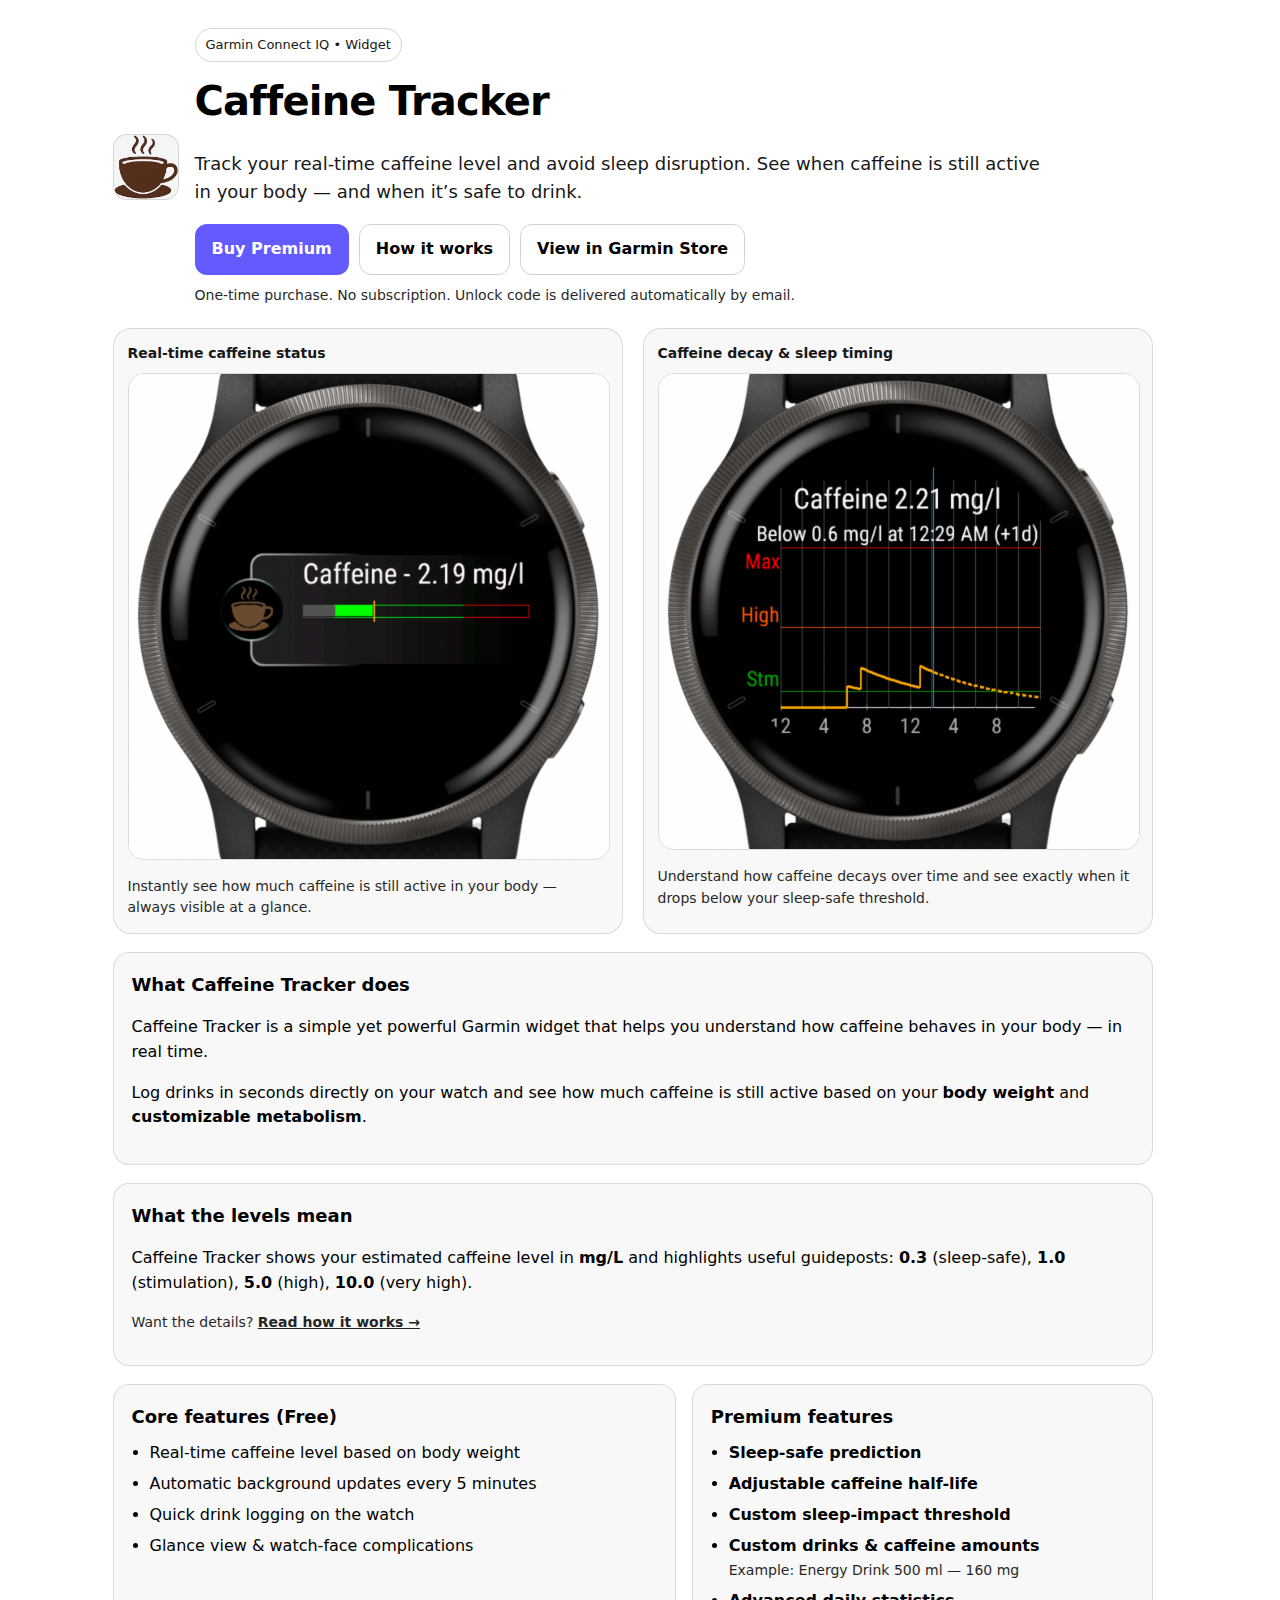
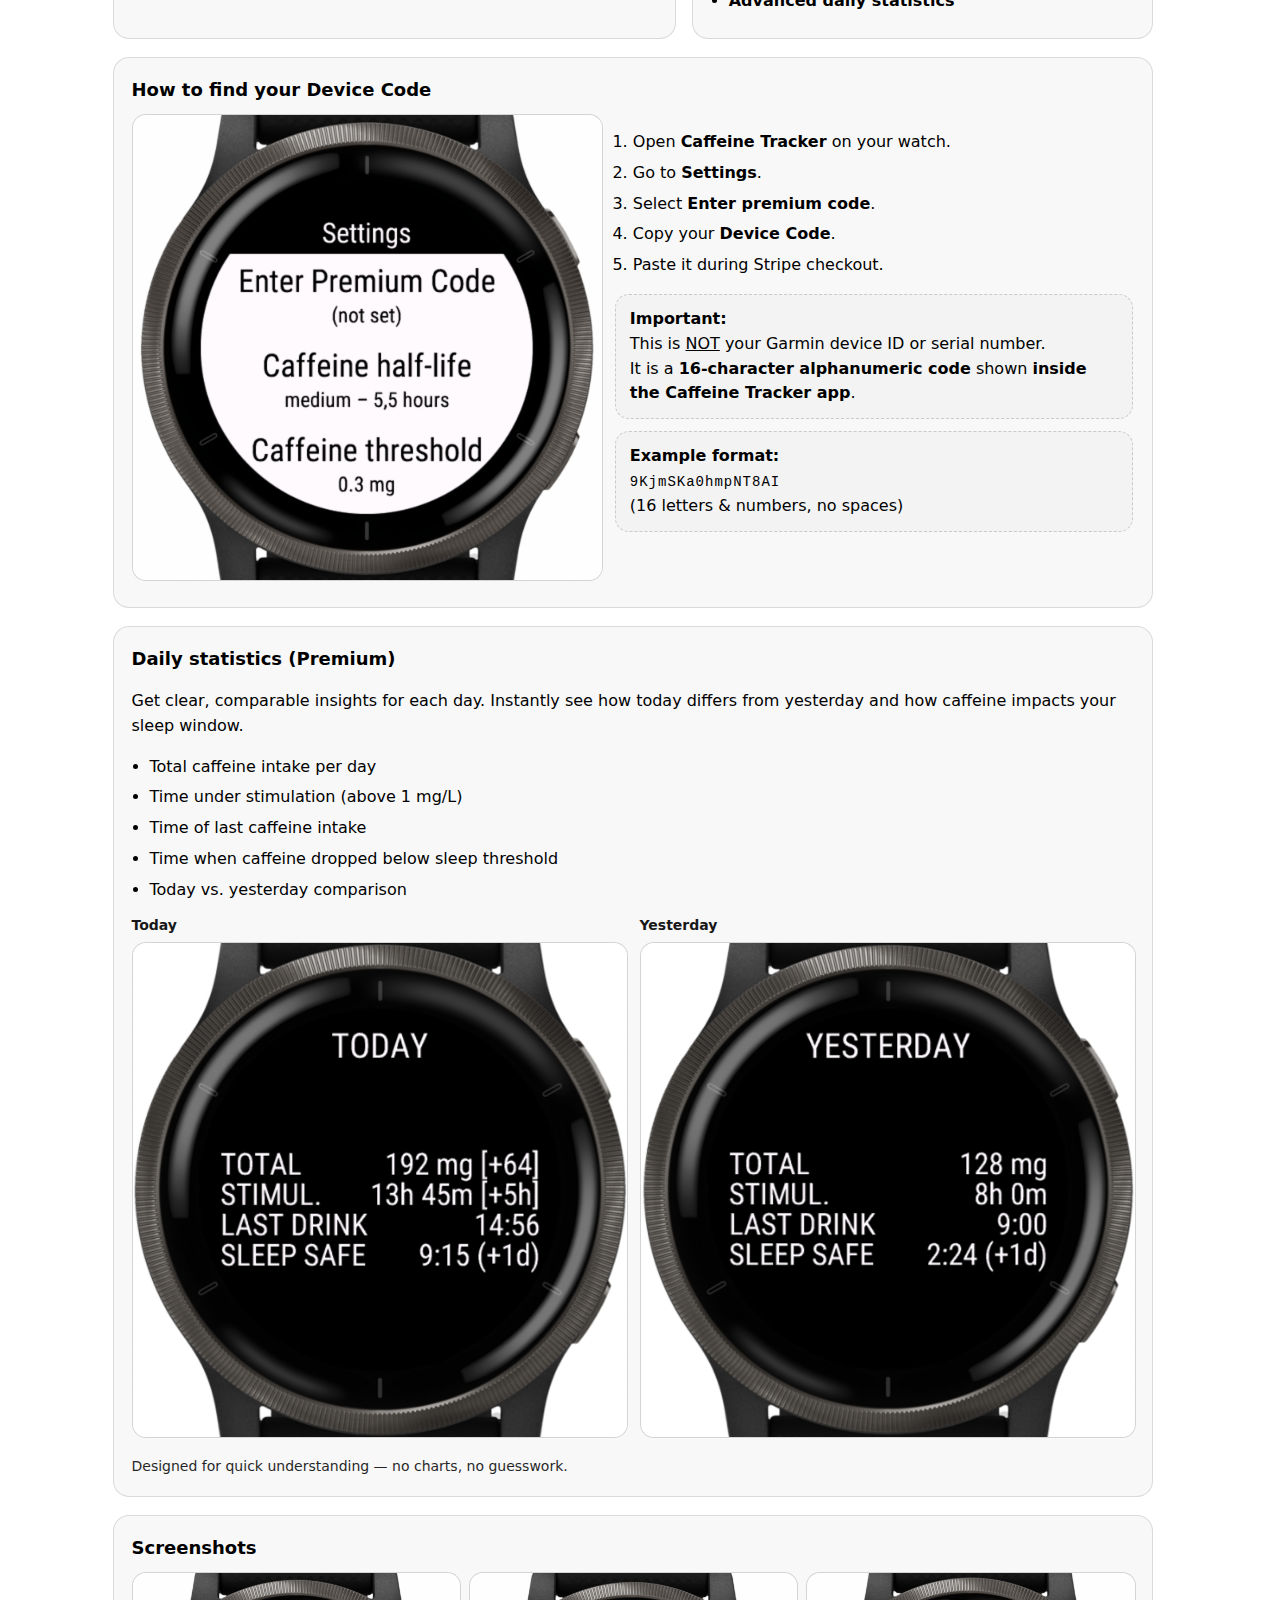
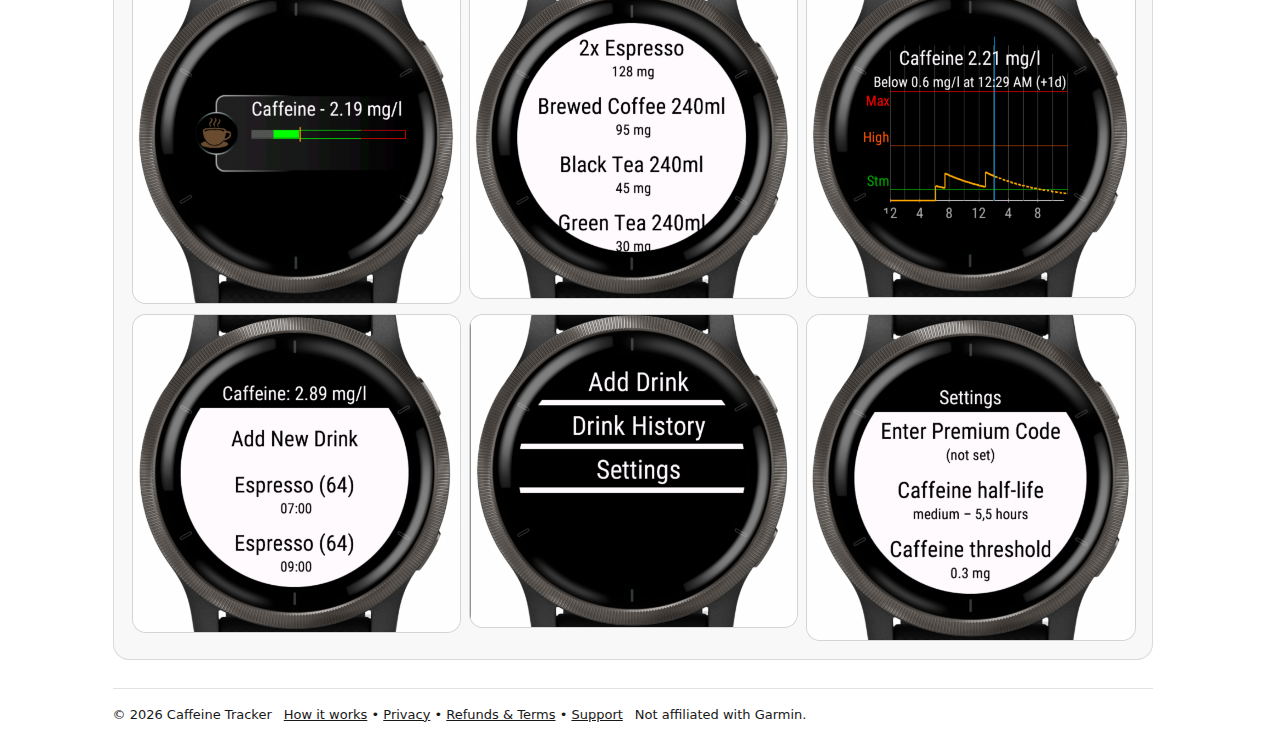
<file: index.html>
<!doctype html>
<html lang="en">
<head>
  <meta charset="utf-8" />
  <meta name="viewport" content="width=device-width,initial-scale=1" />

  <title>Caffeine Tracker for Garmin — Track caffeine, sleep better</title>
  <meta name="description" content="Track your real-time caffeine level on Garmin. Avoid sleep disruption, see when caffeine is still active, and unlock Premium insights with a one-time purchase." />

  <!-- Favicon -->
  <link rel="icon" type="image/png" href="assets/brown-coffee-cup-icon.png">
  <link rel="apple-touch-icon" href="assets/brown-coffee-cup-icon.png">

  <link rel="stylesheet" href="assets/site.css">

</head>

<body>
<div class="wrap">

  <!-- HERO -->
  <div class="top">
    <img class="icon" src="assets/brown-coffee-cup-icon.png" alt="Caffeine Tracker icon">
    <div>
      <span class="badge">Garmin Connect IQ • Widget</span>
      <h1>Caffeine Tracker</h1>
      <p class="lead">
        Track your real-time caffeine level and avoid sleep disruption.
        See when caffeine is still active in your body — and when it’s safe to drink.
      </p>

      <div class="cta">
        <a class="btn primary"
           href="https://buy.stripe.com/8x200cga46x56FP3MC28801"
           target="_blank" rel="noopener">
          Buy Premium
        </a>

        <a class="btn" href="how-it-works.html">
          How it works
        </a>

        <a class="btn"
           href="https://apps.garmin.com/en-US/apps/b9325e27-582a-4aeb-a3a5-963097915714"
           target="_blank" rel="noopener">
          View in Garmin Store
        </a>
      </div>

      <div class="muted">
        One-time purchase. No subscription.
        Unlock code is delivered automatically by email.
      </div>
    </div>
  </div>

  <!-- HERO SCREENS -->
  <div class="heroscreens">
    <div class="herocard">
      <div class="herolabel">Real-time caffeine status</div>
      <img class="heroscreen"
           src="assets/WidgetDetail.png"
           alt="Caffeine Tracker widget showing real-time caffeine level">
      <div class="herodesc">
        Instantly see how much caffeine is still active in your body — always visible at a glance.
      </div>
    </div>

    <div class="herocard">
      <div class="herolabel">Caffeine decay & sleep timing</div>
      <img class="heroscreen"
           src="assets/GraphDetail.png"
           alt="Caffeine decay graph with sleep-safe threshold">
      <div class="herodesc">
        Understand how caffeine decays over time and see exactly when it drops below your sleep-safe threshold.
      </div>
    </div>
  </div>

  <!-- WHAT IT DOES -->
  <div class="card">
    <h2>What Caffeine Tracker does</h2>
    <p>
      Caffeine Tracker is a simple yet powerful Garmin widget that helps you understand
      how caffeine behaves in your body — in real time.
    </p>
    <p>
      Log drinks in seconds directly on your watch and see how much caffeine is still active
      based on your <b>body weight</b> and <b>customizable metabolism</b>.
    </p>
  </div>

  <!-- LEVELS TEASER -->
  <div class="card">
    <h2>What the levels mean</h2>
    <p>
      Caffeine Tracker shows your estimated caffeine level in <b>mg/L</b> and highlights useful guideposts:
      <b>0.3</b> (sleep-safe), <b>1.0</b> (stimulation), <b>5.0</b> (high), <b>10.0</b> (very high).
    </p>
    <p class="muted">
      Want the details? <a href="how-it-works.html"><b>Read how it works →</b></a>
    </p>
  </div>

  <!-- FREE VS PREMIUM -->
  <div class="grid">
    <div class="card">
      <h2>Core features (Free)</h2>
      <ul>
        <li>Real-time caffeine level based on body weight</li>
        <li>Automatic background updates every 5 minutes</li>
        <li>Quick drink logging on the watch</li>
        <li>Glance view & watch-face complications</li>
      </ul>
    </div>

    <div class="card">
      <h2>Premium features</h2>
      <ul>
        <li><b>Sleep-safe prediction</b></li>
        <li><b>Adjustable caffeine half-life</b></li>
        <li><b>Custom sleep-impact threshold</b></li>
        <li>
          <b>Custom drinks & caffeine amounts</b><br>
          <span class="muted">Example: Energy Drink 500 ml — 160 mg</span>
        </li>
        <li><b>Advanced daily statistics</b></li>
      </ul>
    </div>
  </div>

  <!-- DEVICE CODE -->
  <div class="card">
    <h2>How to find your Device Code</h2>

    <div class="codegrid">
      <div>
        <img class="shot" src="assets/Settings.png" alt="Settings screen">
      </div>

      <div>
        <ol class="steps">
          <li>Open <b>Caffeine Tracker</b> on your watch.</li>
          <li>Go to <b>Settings</b>.</li>
          <li>Select <b>Enter premium code</b>.</li>
          <li>Copy your <b>Device Code</b>.</li>
          <li>Paste it during Stripe checkout.</li>
        </ol>

        <div class="callout">
          <b>Important:</b><br>
          This is <u>NOT</u> your Garmin device ID or serial number.<br>
          It is a <b>16-character alphanumeric code</b> shown <b>inside the Caffeine Tracker app</b>.
        </div>
        <div class="callout">
          <b>Example format:</b><br>
          <code style="font-size:14px; letter-spacing:1px;">
            9KjmSKa0hmpNT8AI
          </code><br>
          (16 letters & numbers, no spaces)
        </div>
      </div>
    </div>
  </div>

  <!-- DAILY STATS -->
  <div class="card">
    <h2>Daily statistics (Premium)</h2>

    <p>
      Get clear, comparable insights for each day.
      Instantly see how today differs from yesterday and how caffeine impacts your sleep window.
    </p>

    <ul>
      <li>Total caffeine intake per day</li>
      <li>Time under stimulation (above 1 mg/L)</li>
      <li>Time of last caffeine intake</li>
      <li>Time when caffeine dropped below sleep threshold</li>
      <li>Today vs. yesterday comparison</li>
    </ul>

    <div class="daygrid">
      <div>
        <div class="daylabel">Today</div>
        <img class="shot" src="assets/Today.png" alt="Today statistics">
      </div>
      <div>
        <div class="daylabel">Yesterday</div>
        <img class="shot" src="assets/Yesterday.png" alt="Yesterday statistics">
      </div>
    </div>

    <div class="muted">
      Designed for quick understanding — no charts, no guesswork.
    </div>
  </div>

  <!-- SCREENSHOTS -->
  <div class="card">
    <h2>Screenshots</h2>
    <div class="shots">
      <img class="shot" src="assets/WidgetDetail.png">
      <img class="shot" src="assets/AddDrink.png">
      <img class="shot" src="assets/GraphDetail.png">
      <img class="shot" src="assets/HistoryDetail.png">
      <img class="shot" src="assets/MenuDetail.png">
      <img class="shot" src="assets/Settings.png">
    </div>
  </div>

  <!-- FOOTER -->
  <footer>
    <div>© <span id="y"></span> Caffeine Tracker</div>
    <div>
      <a href="how-it-works.html">How it works</a> •
      <a href="privacy.html">Privacy</a> •
      <a href="refund.html">Refunds & Terms</a> •
      <a href="mailto:support@caffeinetracker.app">Support</a>
    </div>
    <div>Not affiliated with Garmin.</div>
  </footer>

</div>

<script>
  document.getElementById('y').textContent = new Date().getFullYear();
</script>
</body>
</html>
</file>
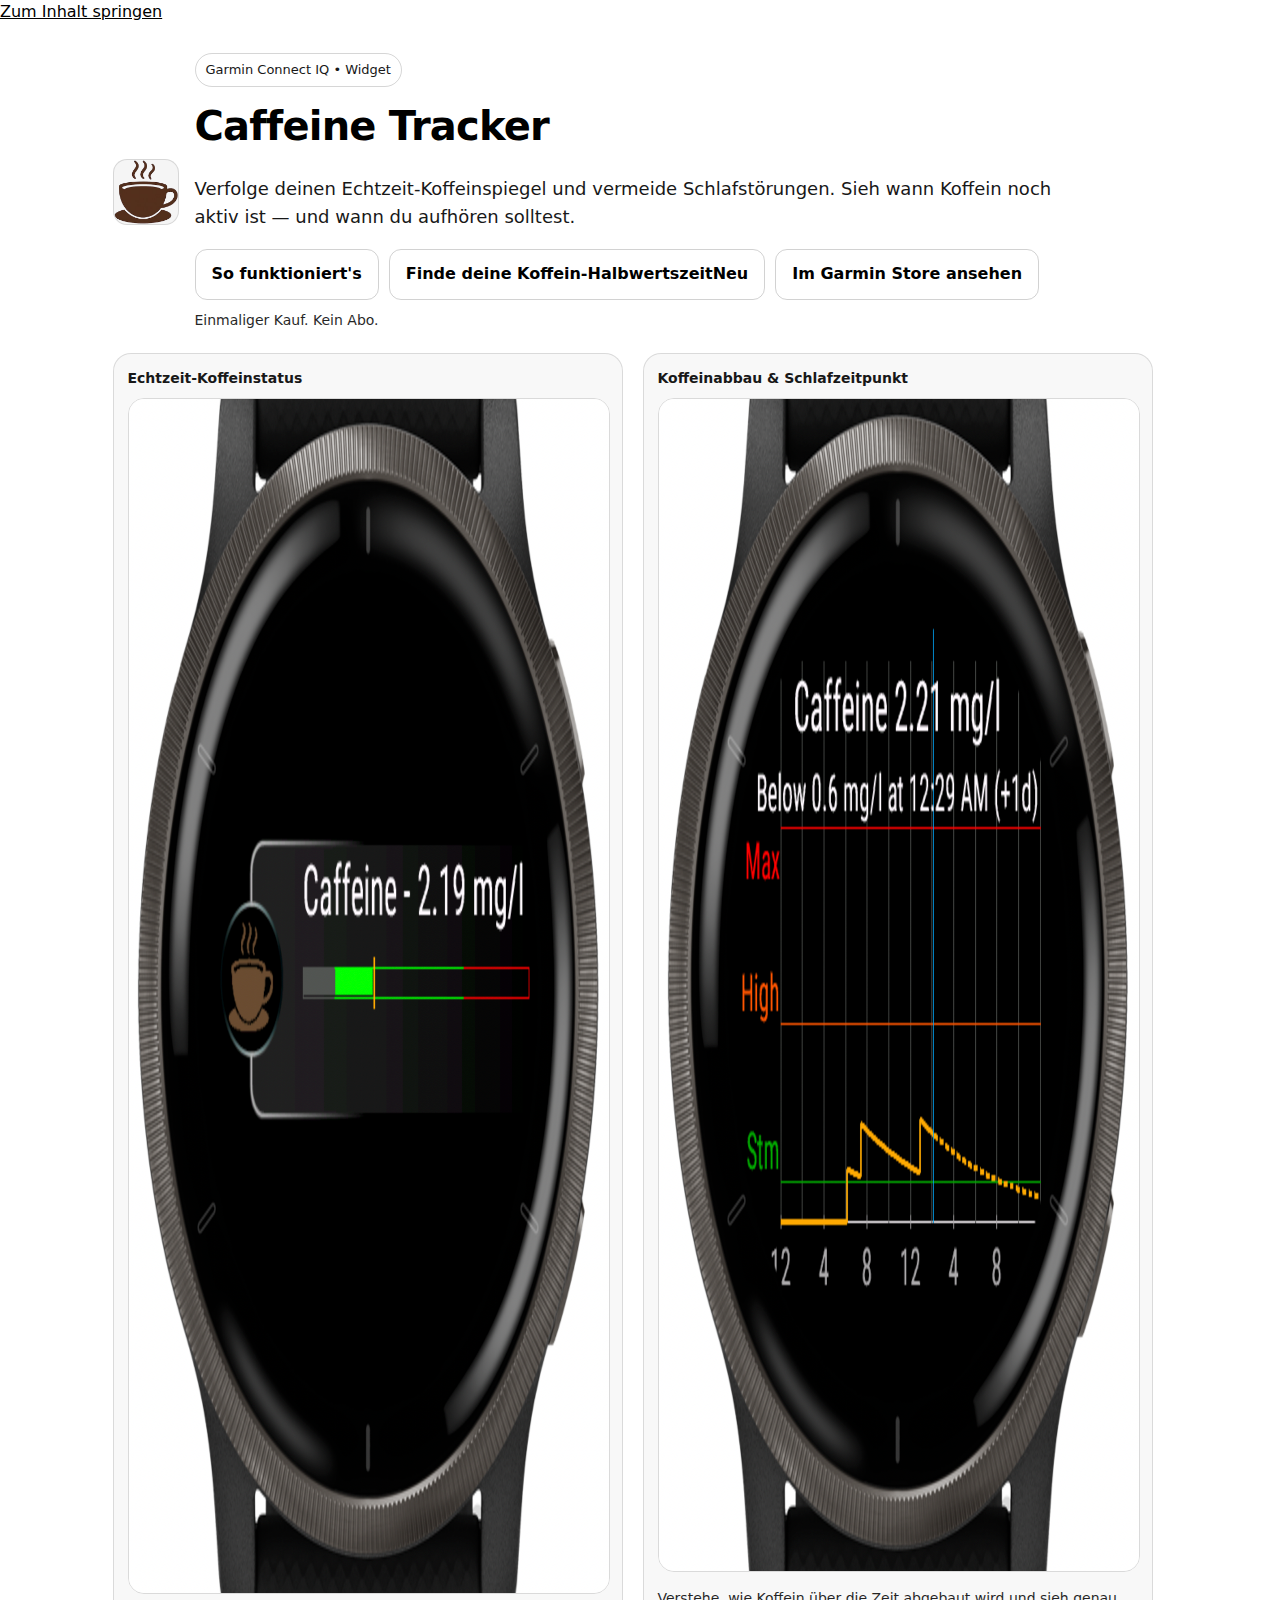
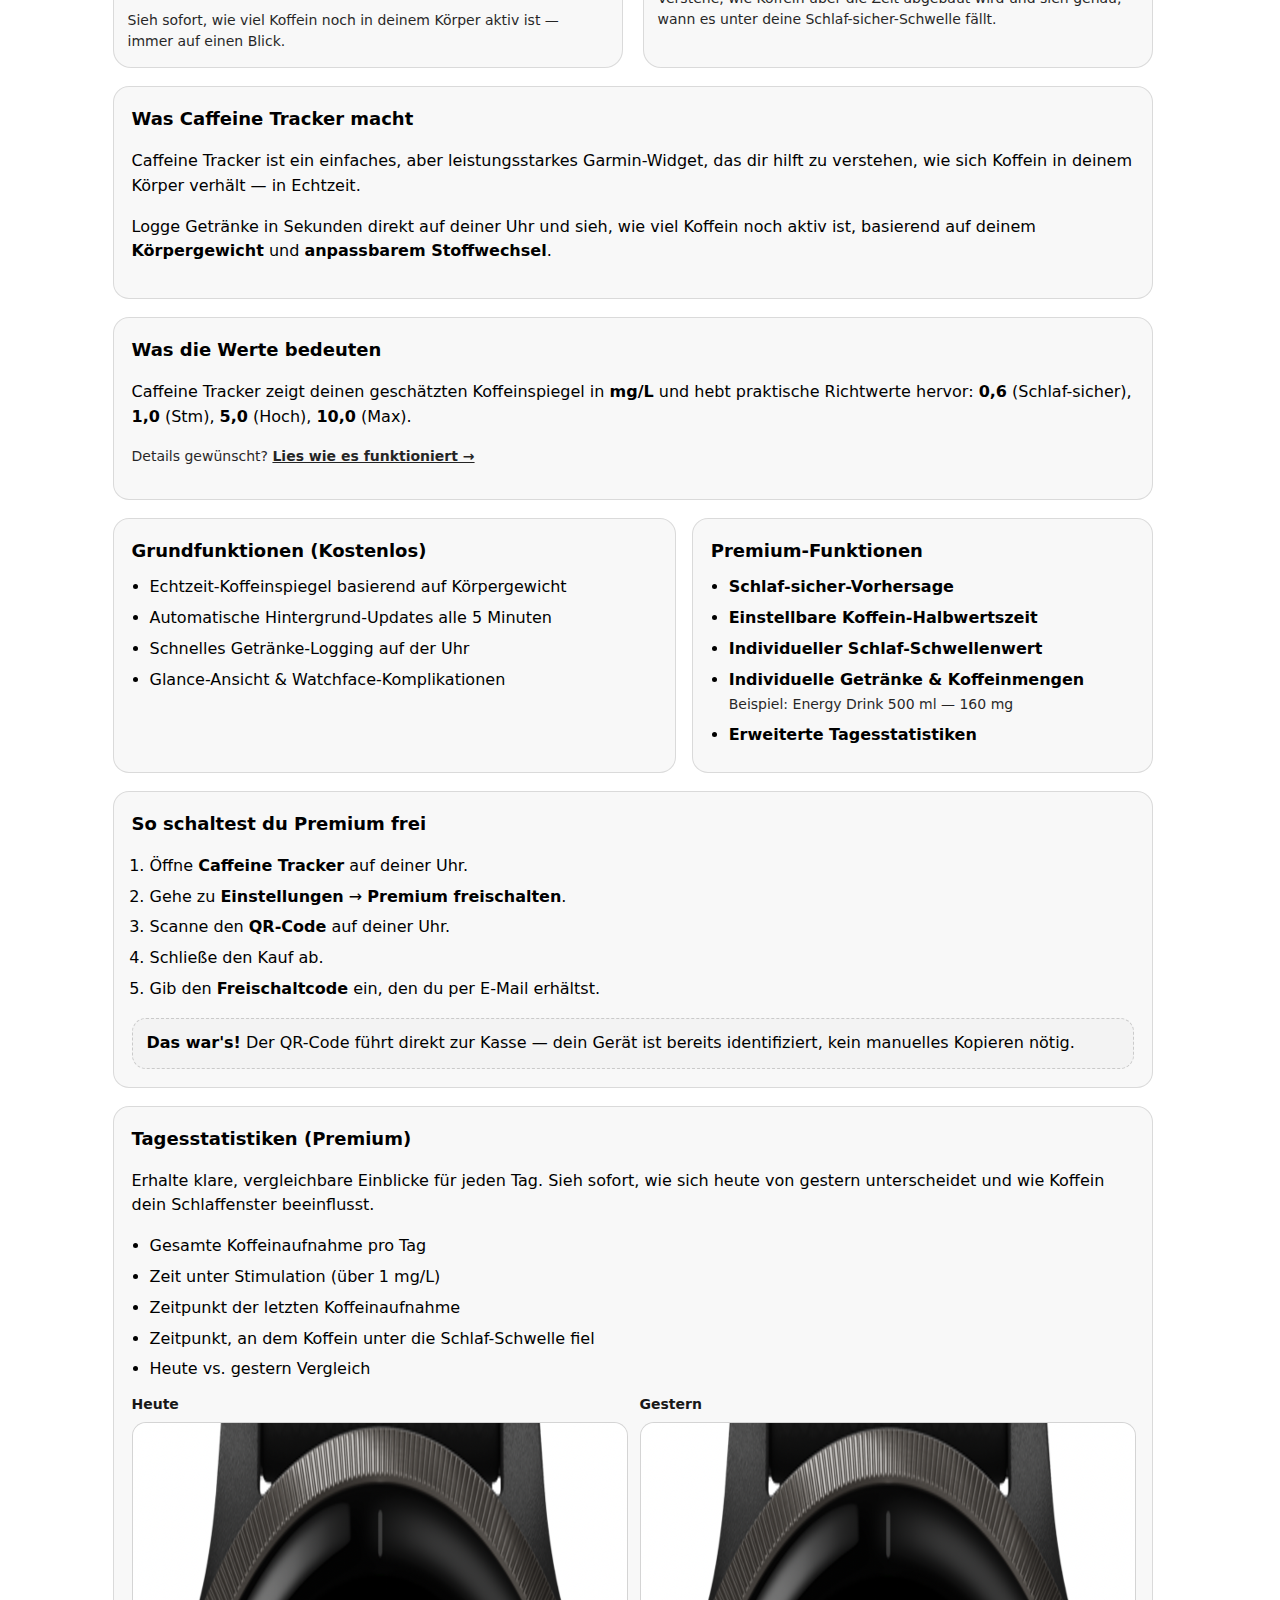
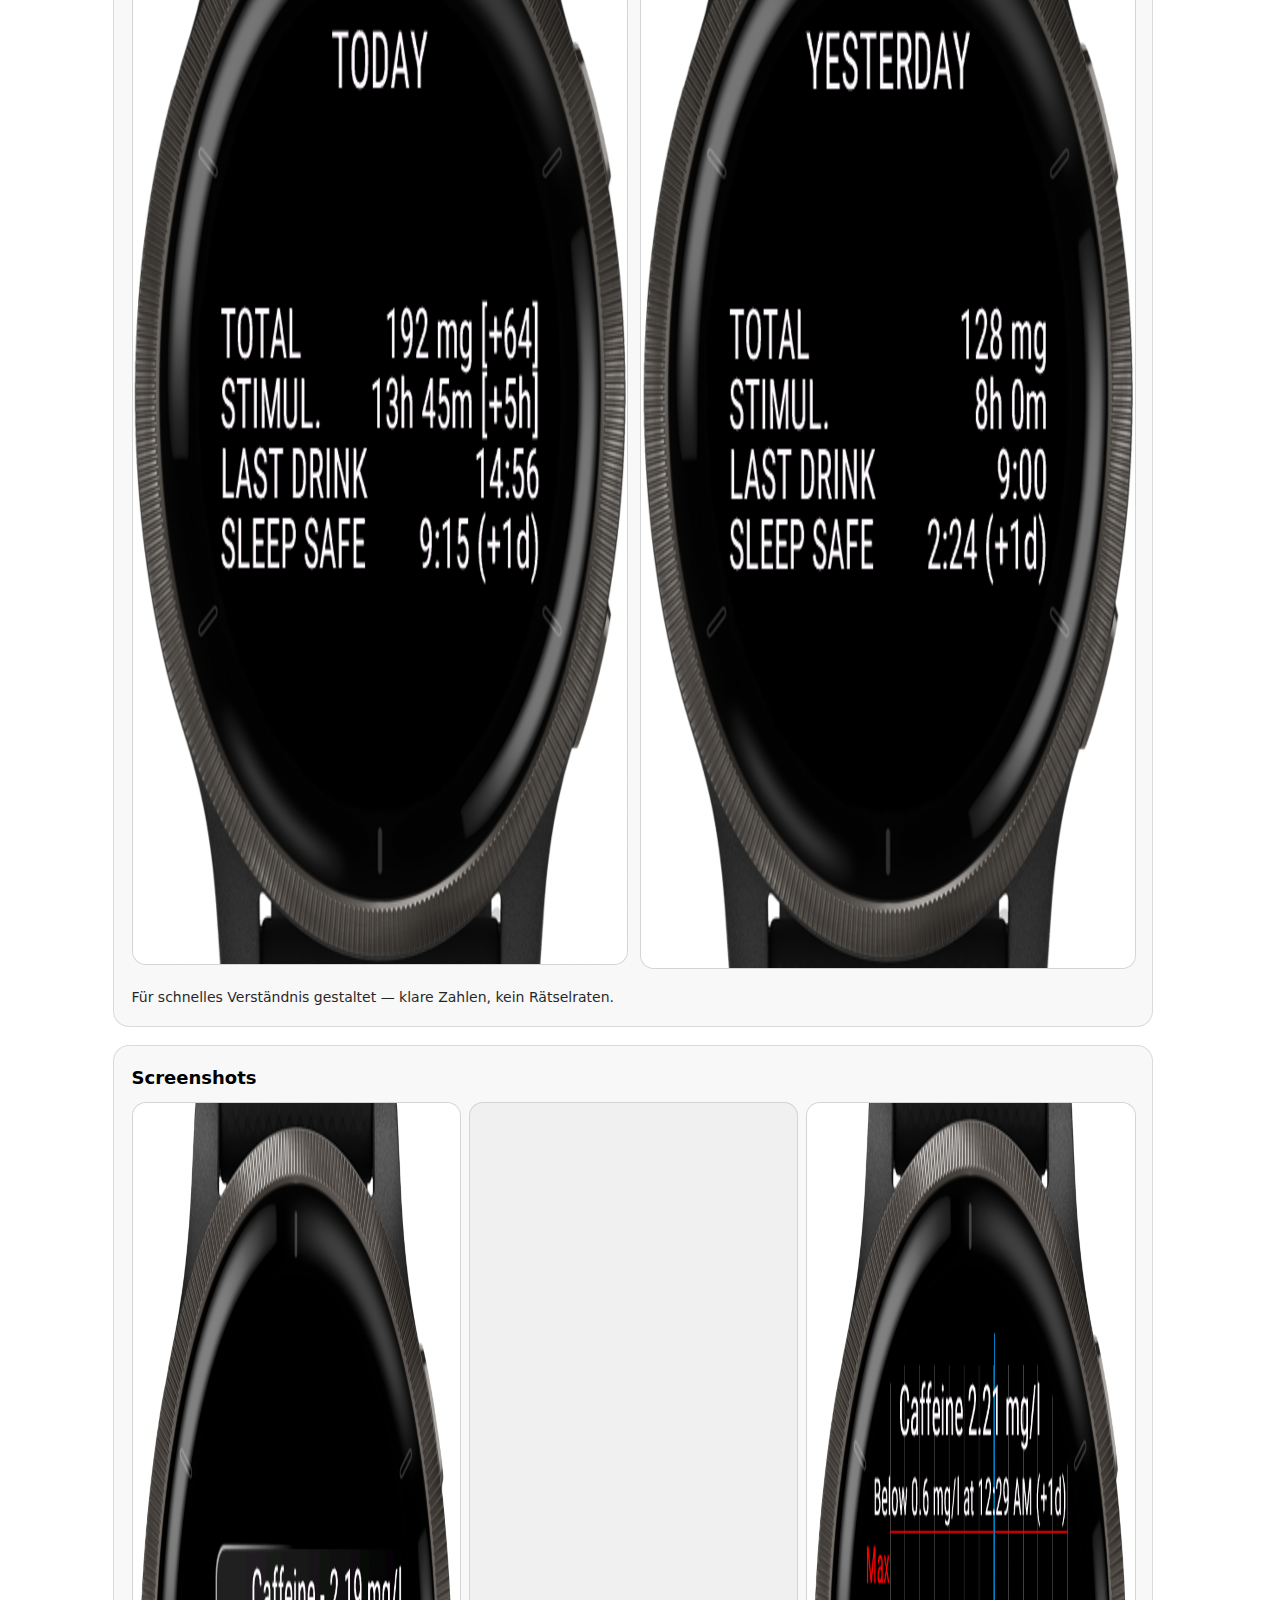
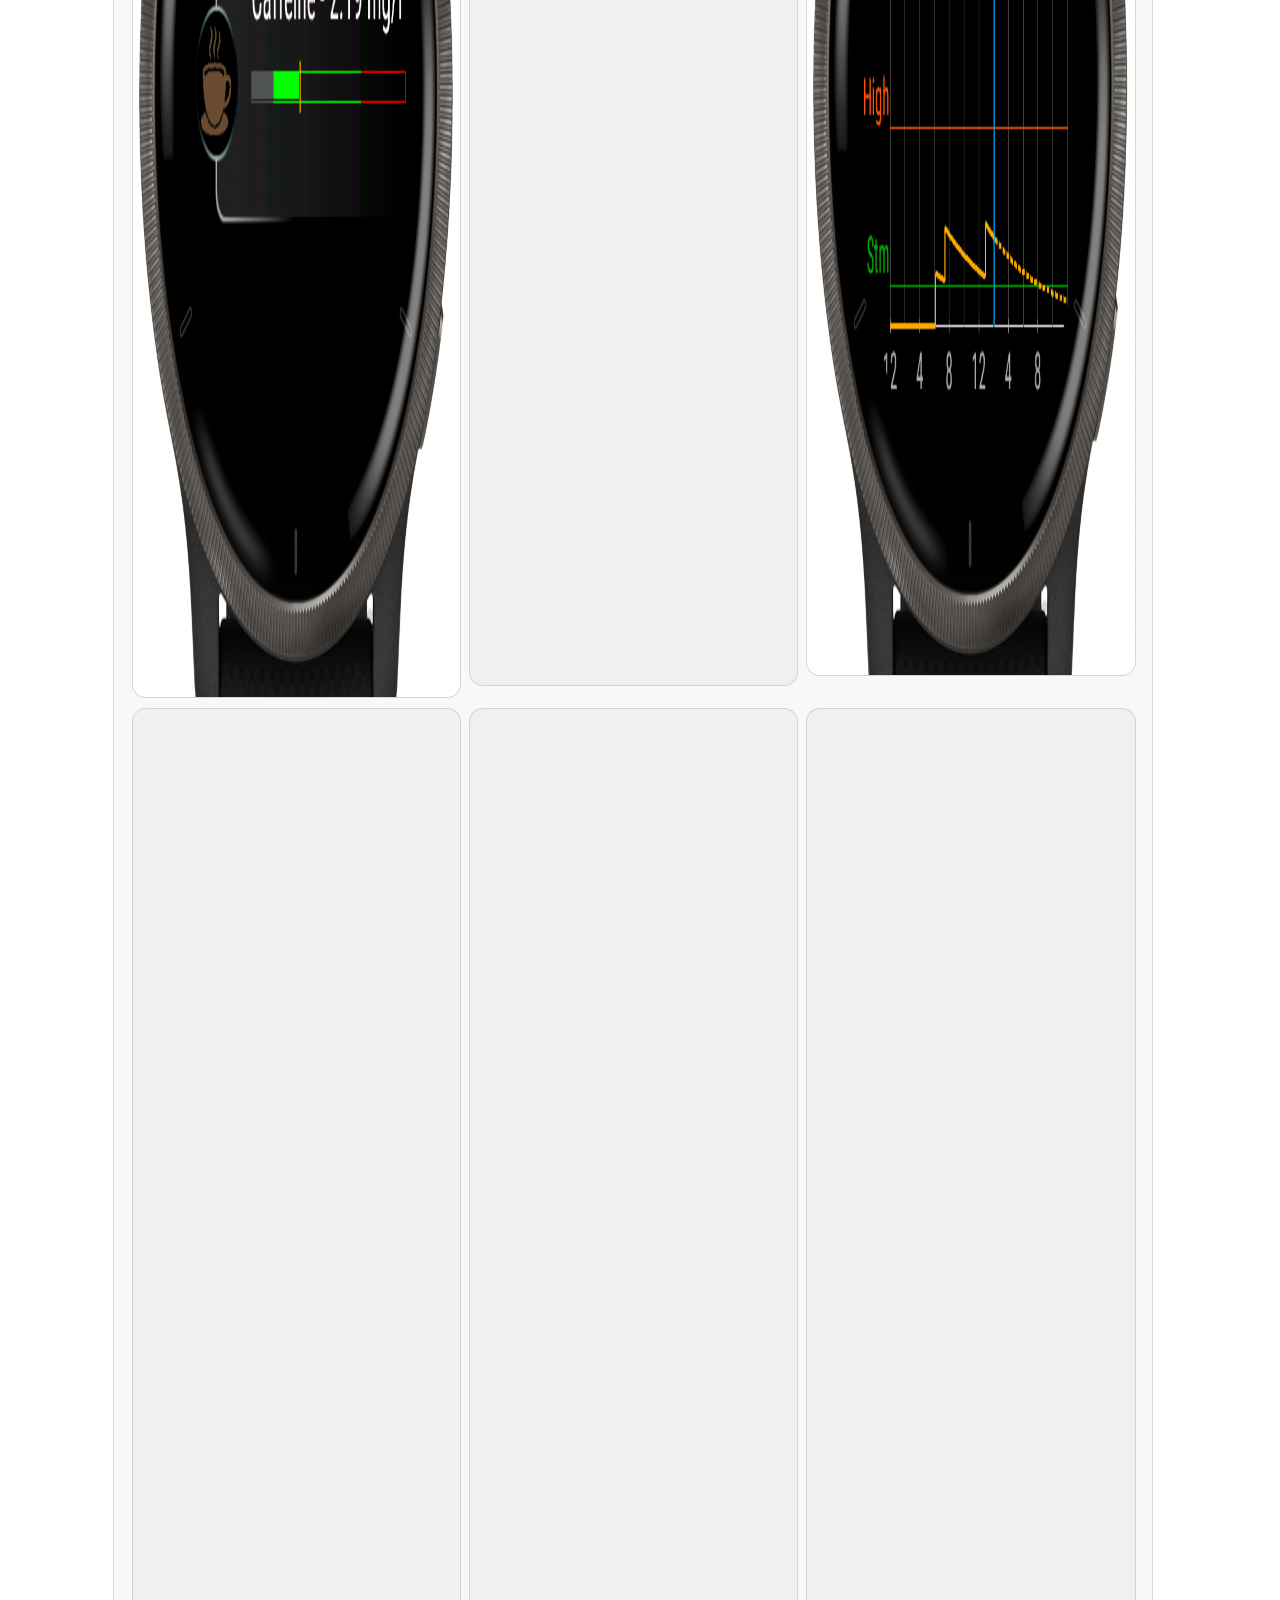
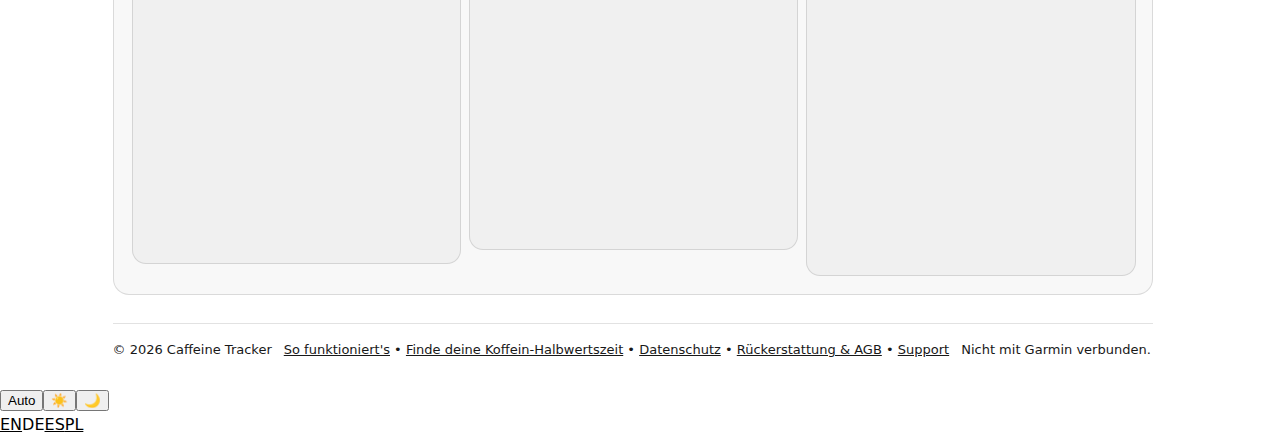
<file: de/index.html>
<!doctype html>
<html lang="de">
<head>
    <meta charset="utf-8"/>
    <meta name="viewport" content="width=device-width,initial-scale=1"/>
    <meta name="theme-color" content="#53311C">

    <title>Caffeine Tracker für Garmin — Koffein tracken, besser schlafen</title>
    <meta name="description"
          content="Verfolge deinen Echtzeit-Koffeinspiegel auf Garmin. Vermeide Schlafstörungen, sieh wann Koffein noch aktiv ist, und schalte Premium-Funktionen mit einem einmaligen Kauf frei."/>

    <link rel="canonical" href="https://www.caffeinetracker.app/de/">
    <link rel="alternate" hreflang="en" href="https://www.caffeinetracker.app/">
    <link rel="alternate" hreflang="de" href="https://www.caffeinetracker.app/de/">
    <link rel="alternate" hreflang="es" href="https://www.caffeinetracker.app/es/">
    <link rel="alternate" hreflang="pl" href="https://www.caffeinetracker.app/pl/">
    <link rel="alternate" hreflang="x-default" href="https://www.caffeinetracker.app/">

    <!-- Open Graph -->
    <meta property="og:type" content="website">
    <meta property="og:url" content="https://www.caffeinetracker.app/de/">
    <meta property="og:title" content="Caffeine Tracker für Garmin — Koffein tracken, besser schlafen">
    <meta property="og:description" content="Verfolge deinen Echtzeit-Koffeinspiegel auf Garmin. Vermeide Schlafstörungen, sieh wann Koffein noch aktiv ist, und schalte Premium-Funktionen mit einem einmaligen Kauf frei.">
    <meta property="og:image" content="https://www.caffeinetracker.app/assets/brown-coffee-cup-icon.png">
    <meta property="og:site_name" content="Caffeine Tracker">
    <meta property="og:locale" content="de_DE">

    <!-- Twitter Card -->
    <meta name="twitter:card" content="summary">
    <meta name="twitter:title" content="Caffeine Tracker für Garmin — Koffein tracken, besser schlafen">
    <meta name="twitter:description" content="Verfolge deinen Echtzeit-Koffeinspiegel auf Garmin. Vermeide Schlafstörungen, sieh wann Koffein noch aktiv ist, und schalte Premium-Funktionen mit einem einmaligen Kauf frei.">
    <meta name="twitter:image" content="https://www.caffeinetracker.app/assets/brown-coffee-cup-icon.png">

    <!-- Favicon -->
    <link rel="icon" type="image/png" href="../assets/brown-coffee-cup-icon.png">
    <link rel="apple-touch-icon" href="../assets/brown-coffee-cup-icon.png">

    <link rel="stylesheet" href="../assets/site.css">
    <script src="../assets/theme-toggle.js"></script>
    <script src="../assets/lang-switcher.js"></script>

    <!-- Structured Data -->
    <script type="application/ld+json">
    {
      "@context": "https://schema.org",
      "@type": "SoftwareApplication",
      "name": "Caffeine Tracker",
      "operatingSystem": "Garmin Connect IQ",
      "applicationCategory": "HealthApplication",
      "description": "Verfolge deinen Echtzeit-Koffeinspiegel auf Garmin. Vermeide Schlafstörungen, sieh wann Koffein noch aktiv ist, und schalte Premium-Funktionen mit einem einmaligen Kauf frei.",
      "url": "https://www.caffeinetracker.app/de/",
      "image": "https://www.caffeinetracker.app/assets/brown-coffee-cup-icon.png",
      "offers": {
        "@type": "Offer",
        "price": "0",
        "priceCurrency": "USD",
        "description": "Kostenlose Grundfunktionen mit optionalem einmaligem Premium-Kauf"
      },
      "featureList": [
        "Echtzeit-Koffeinspiegel basierend auf Körpergewicht",
        "Automatische Hintergrund-Updates alle 5 Minuten",
        "Schnelles Getränke-Logging auf der Uhr",
        "Glance-Ansicht und Watchface-Komplikationen",
        "Schlaf-sicher-Vorhersage (Premium)",
        "Einstellbare Koffein-Halbwertszeit (Premium)",
        "Individuelle Getränke und Koffeinmengen (Premium)"
      ]
    }
    </script>

</head>

<body>
<a class="skip-link" href="#main">Zum Inhalt springen</a>
<div class="wrap">
<main id="main">

    <!-- HERO -->
    <div class="top">
        <img class="icon" src="../assets/brown-coffee-cup-icon.png" alt="Caffeine Tracker Symbol" width="240" height="242">
        <div>
            <span class="badge">Garmin Connect IQ • Widget</span>
            <h1>Caffeine Tracker</h1>
            <p class="lead">
                Verfolge deinen Echtzeit-Koffeinspiegel und vermeide Schlafstörungen.
                Sieh wann Koffein noch aktiv ist — und wann du aufhören solltest.
            </p>

            <div class="cta">
                <a class="btn" href="how-it-works.html">
                    So funktioniert's
                </a>

                <a class="btn" href="halflife-wizard.html">
                    Finde deine Koffein-Halbwertszeit <span class="new-badge">Neu</span>
                </a>

                <a class="btn"
                   href="https://apps.garmin.com/en-US/apps/b9325e27-582a-4aeb-a3a5-963097915714"
                   target="_blank" rel="noopener">
                    Im Garmin Store ansehen
                </a>
            </div>

            <div class="muted">
                Einmaliger Kauf. Kein Abo.
            </div>
        </div>
    </div>

    <!-- HERO SCREENS -->
    <div class="heroscreens">
        <div class="herocard">
            <div class="herolabel">Echtzeit-Koffeinstatus</div>
            <img class="heroscreen"
                 src="../assets/WidgetDetail.png"
                 alt="Caffeine Tracker Widget mit Echtzeit-Koffeinspiegel"
                 width="1182" height="1194">
            <div class="herodesc">
                Sieh sofort, wie viel Koffein noch in deinem Körper aktiv ist — immer auf einen Blick.
            </div>
        </div>

        <div class="herocard">
            <div class="herolabel">Koffeinabbau & Schlafzeitpunkt</div>
            <img class="heroscreen"
                 src="../assets/GraphDetail.png"
                 alt="Koffeinabbau-Grafik mit Schlaf-sicher-Schwelle"
                 width="1184" height="1172">
            <div class="herodesc">
                Verstehe, wie Koffein über die Zeit abgebaut wird und sieh genau, wann es unter deine Schlaf-sicher-Schwelle fällt.
            </div>
        </div>
    </div>

    <!-- WHAT IT DOES -->
    <div class="card">
        <h2>Was Caffeine Tracker macht</h2>
        <p>
            Caffeine Tracker ist ein einfaches, aber leistungsstarkes Garmin-Widget, das dir hilft zu verstehen,
            wie sich Koffein in deinem Körper verhält — in Echtzeit.
        </p>
        <p>
            Logge Getränke in Sekunden direkt auf deiner Uhr und sieh, wie viel Koffein noch aktiv ist,
            basierend auf deinem <b>Körpergewicht</b> und <b>anpassbarem Stoffwechsel</b>.
        </p>
    </div>

    <!-- LEVELS TEASER -->
    <div class="card">
        <h2>Was die Werte bedeuten</h2>
        <p>
            Caffeine Tracker zeigt deinen geschätzten Koffeinspiegel in <b>mg/L</b> und hebt praktische Richtwerte hervor:
            <b>0,6</b> <span class="lvl sleep">(Schlaf-sicher)</span>,
            <b>1,0</b> <span class="lvl stm">(Stm)</span>,
            <b>5,0</b> <span class="lvl high">(Hoch)</span>,
            <b>10,0</b> <span class="lvl max">(Max)</span>.
        </p>
        <p class="muted">
            Details gewünscht? <a href="how-it-works.html#thresholds"><b>Lies wie es funktioniert →</b></a>
        </p>
    </div>


    <!-- FREE VS PREMIUM -->
    <div class="grid">
        <div class="card">
            <h2>Grundfunktionen (Kostenlos)</h2>
            <ul>
                <li>Echtzeit-Koffeinspiegel basierend auf Körpergewicht</li>
                <li>Automatische Hintergrund-Updates alle 5 Minuten</li>
                <li>Schnelles Getränke-Logging auf der Uhr</li>
                <li>Glance-Ansicht & Watchface-Komplikationen</li>
            </ul>
        </div>

        <div class="card">
            <h2>Premium-Funktionen</h2>
            <ul>
                <li><b>Schlaf-sicher-Vorhersage</b></li>
                <li><b>Einstellbare Koffein-Halbwertszeit</b></li>
                <li><b>Individueller Schlaf-Schwellenwert</b></li>
                <li>
                    <b>Individuelle Getränke & Koffeinmengen</b><br>
                    <span class="muted">Beispiel: Energy Drink 500 ml — 160 mg</span>
                </li>
                <li><b>Erweiterte Tagesstatistiken</b></li>
            </ul>
        </div>
    </div>

    <!-- HOW TO UNLOCK PREMIUM -->
    <div class="card">
        <h2>So schaltest du Premium frei</h2>

        <ol class="steps">
            <li>Öffne <b>Caffeine Tracker</b> auf deiner Uhr.</li>
            <li>Gehe zu <b>Einstellungen</b> → <b>Premium freischalten</b>.</li>
            <li>Scanne den <b>QR-Code</b> auf deiner Uhr.</li>
            <li>Schließe den Kauf ab.</li>
            <li>Gib den <b>Freischaltcode</b> ein, den du per E-Mail erhältst.</li>
        </ol>

        <div class="callout">
            <b>Das war's!</b> Der QR-Code führt direkt zur Kasse — dein Gerät ist bereits identifiziert, kein manuelles Kopieren nötig.
        </div>
    </div>

    <!-- DAILY STATS -->
    <div class="card">
        <h2>Tagesstatistiken (Premium)</h2>

        <p>
            Erhalte klare, vergleichbare Einblicke für jeden Tag.
            Sieh sofort, wie sich heute von gestern unterscheidet und wie Koffein dein Schlaffenster beeinflusst.
        </p>

        <ul>
            <li>Gesamte Koffeinaufnahme pro Tag</li>
            <li>Zeit unter Stimulation (über 1 mg/L)</li>
            <li>Zeitpunkt der letzten Koffeinaufnahme</li>
            <li>Zeitpunkt, an dem Koffein unter die Schlaf-Schwelle fiel</li>
            <li>Heute vs. gestern Vergleich</li>
        </ul>

        <div class="daygrid">
            <div>
                <div class="daylabel">Heute</div>
                <img class="shot" src="../assets/Today.png" alt="Heutige Statistiken" loading="lazy" width="1141" height="1141">
            </div>
            <div>
                <div class="daylabel">Gestern</div>
                <img class="shot" src="../assets/Yesterday.png" alt="Gestrige Statistiken" loading="lazy" width="1145" height="1145">
            </div>
        </div>

        <div class="muted">
            Für schnelles Verständnis gestaltet — klare Zahlen, kein Rätselraten.
        </div>
    </div>

    <!-- SCREENSHOTS -->
    <div class="card">
        <h2>Screenshots</h2>
        <div class="shots">
            <img class="shot" src="../assets/WidgetDetail.png" alt="Caffeine Tracker Widget-Detailansicht" loading="lazy" width="1182" height="1194">
            <img class="shot" src="../assets/AddDrink.png" alt="Getränk hinzufügen Bildschirm" loading="lazy" width="1190" height="1182">
            <img class="shot" src="../assets/GraphDetail.png" alt="Koffeinabbau-Grafik" loading="lazy" width="1184" height="1172">
            <img class="shot" src="../assets/HistoryDetail.png" alt="Koffeinaufnahme-Verlauf" loading="lazy" width="1194" height="1154">
            <img class="shot" src="../assets/MenuDetail.png" alt="Widget-Menü" loading="lazy" width="1196" height="1140">
            <img class="shot" src="../assets/Settings.png" alt="Einstellungen" loading="lazy" width="1176" height="1166">
        </div>
    </div>

</main>

    <!-- FOOTER -->
    <footer>
        <div>© <span id="y"></span> Caffeine Tracker</div>
        <nav aria-label="Footer-Navigation">
            <a href="how-it-works.html">So funktioniert's</a> •
            <a href="halflife-wizard.html">Finde deine Koffein-Halbwertszeit</a> •
            <a href="../privacy.html">Datenschutz</a> •
            <a href="../refund.html">Rückerstattung & AGB</a> •
            <a href="mailto:support@caffeinetracker.app">Support</a>
        </nav>
        <div>Nicht mit Garmin verbunden.</div>
    </footer>

</div>

<script>
    document.getElementById('y').textContent = new Date().getFullYear();
</script>
</body>
</html>
</file>
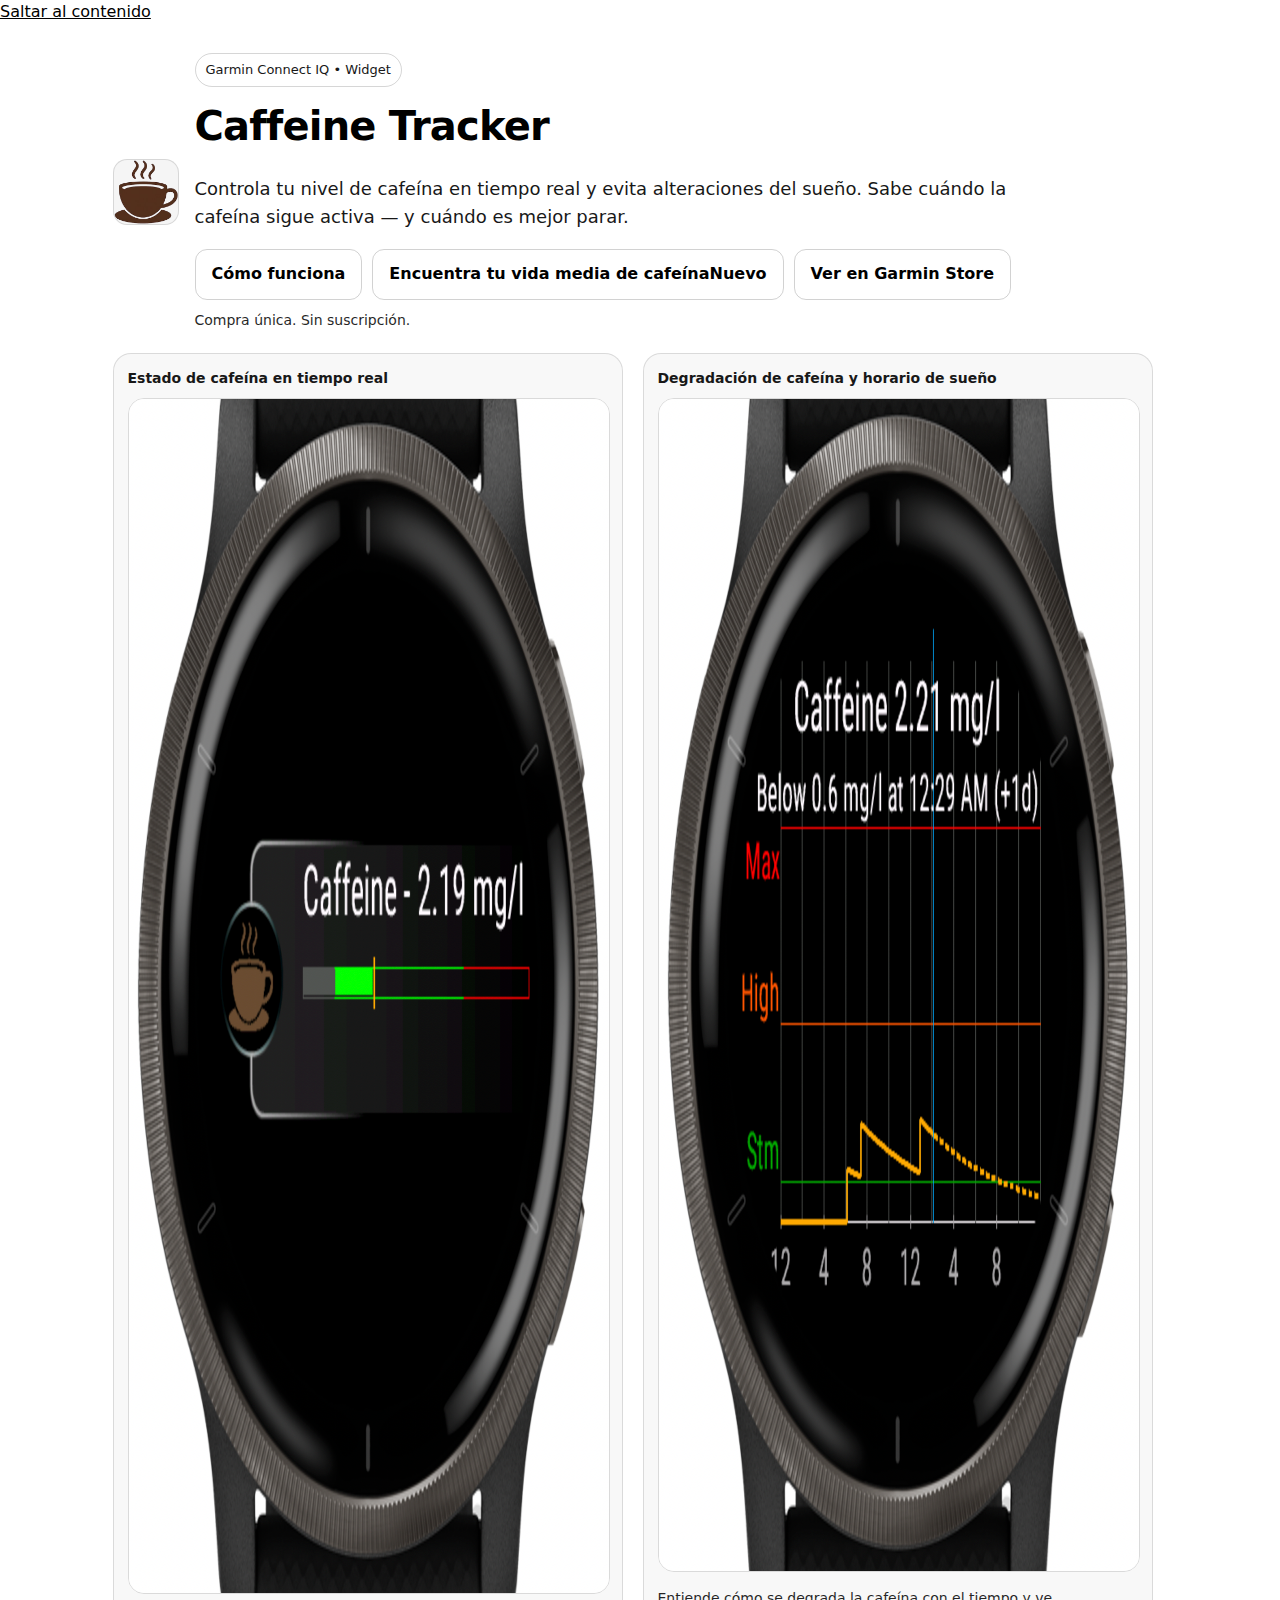
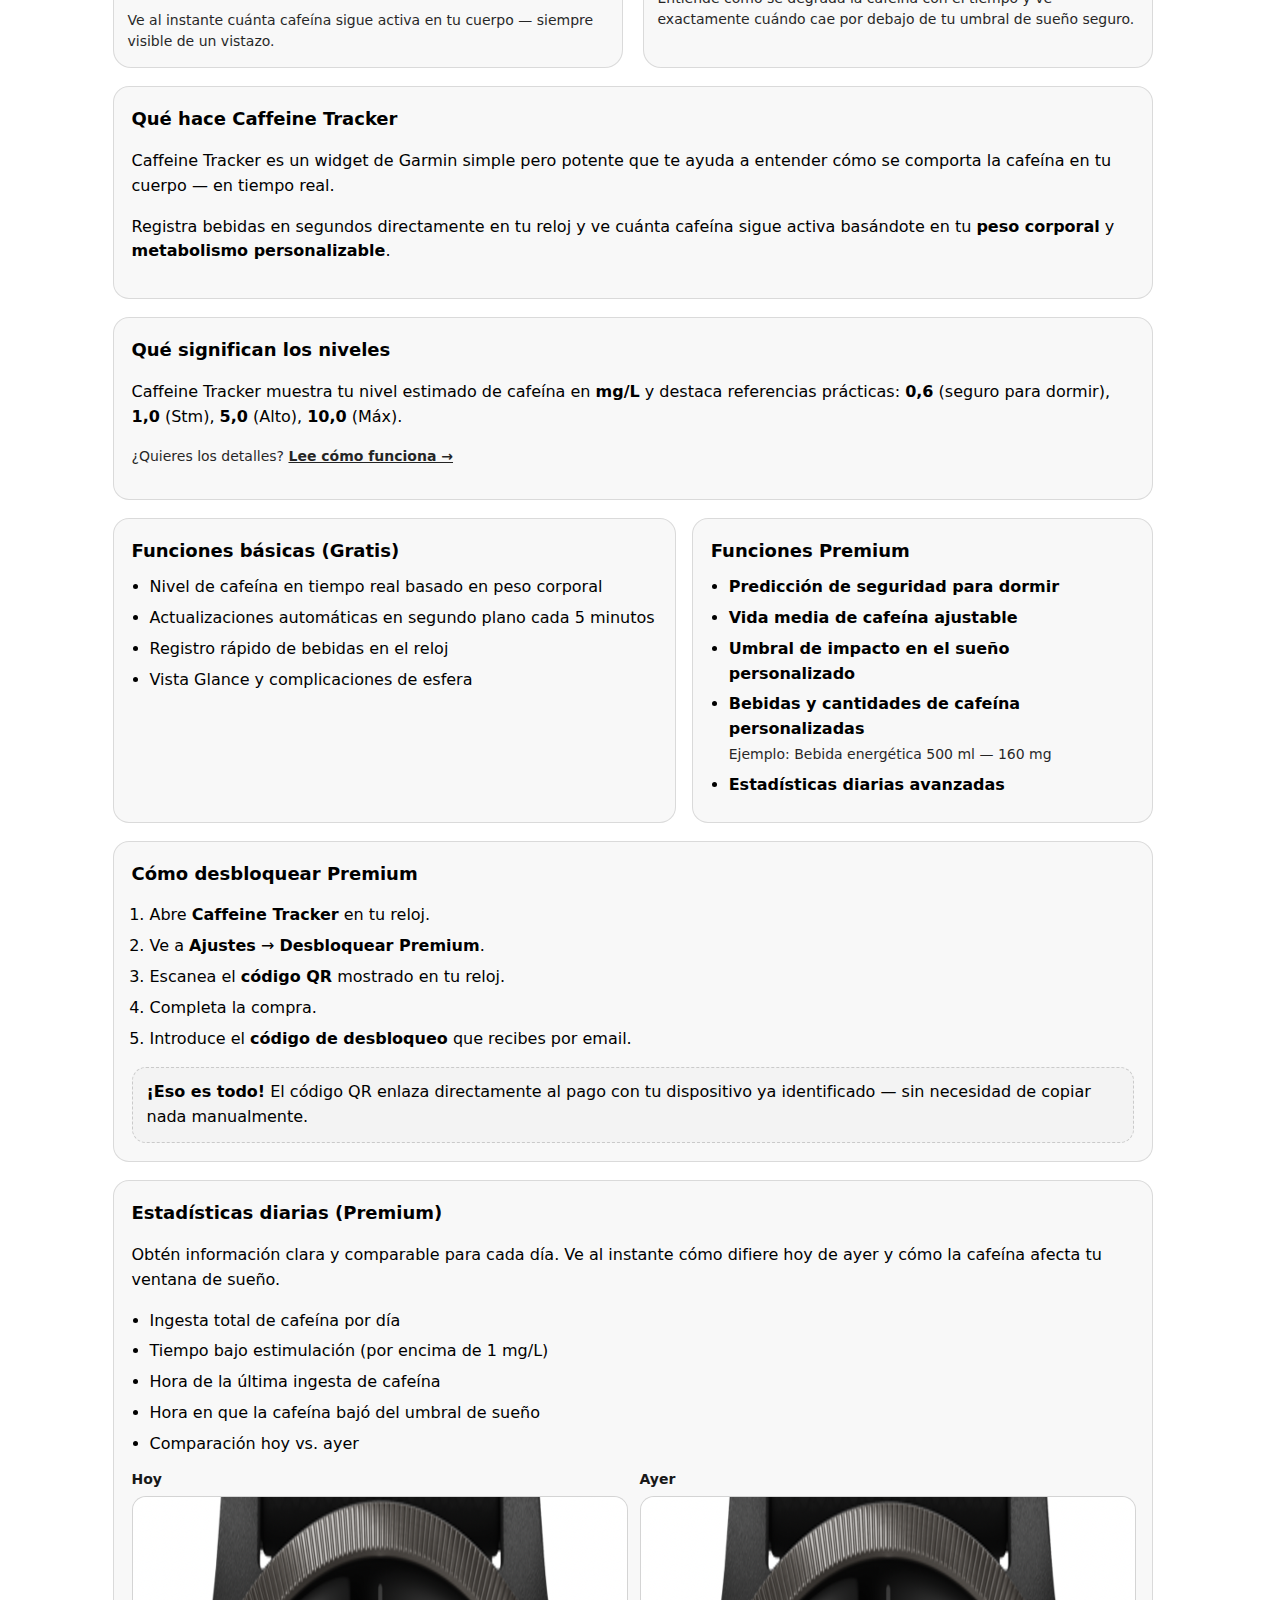
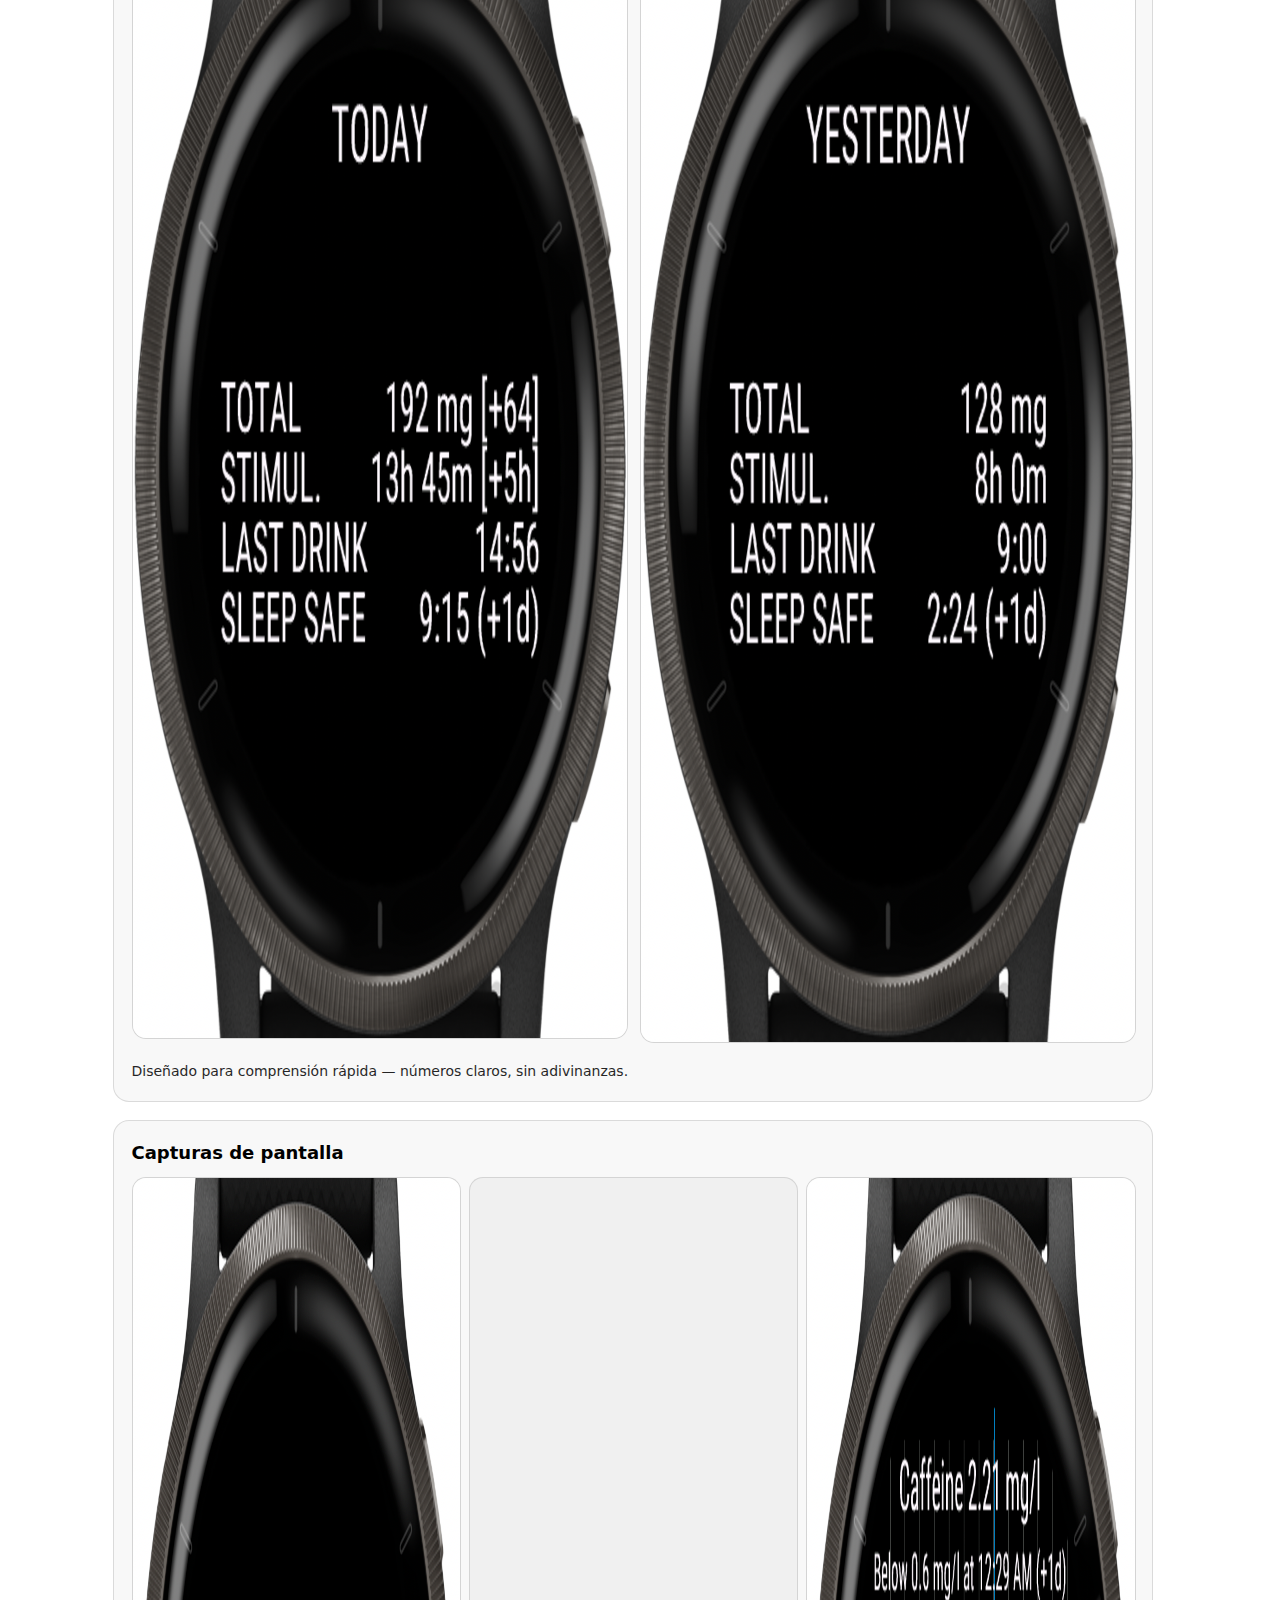
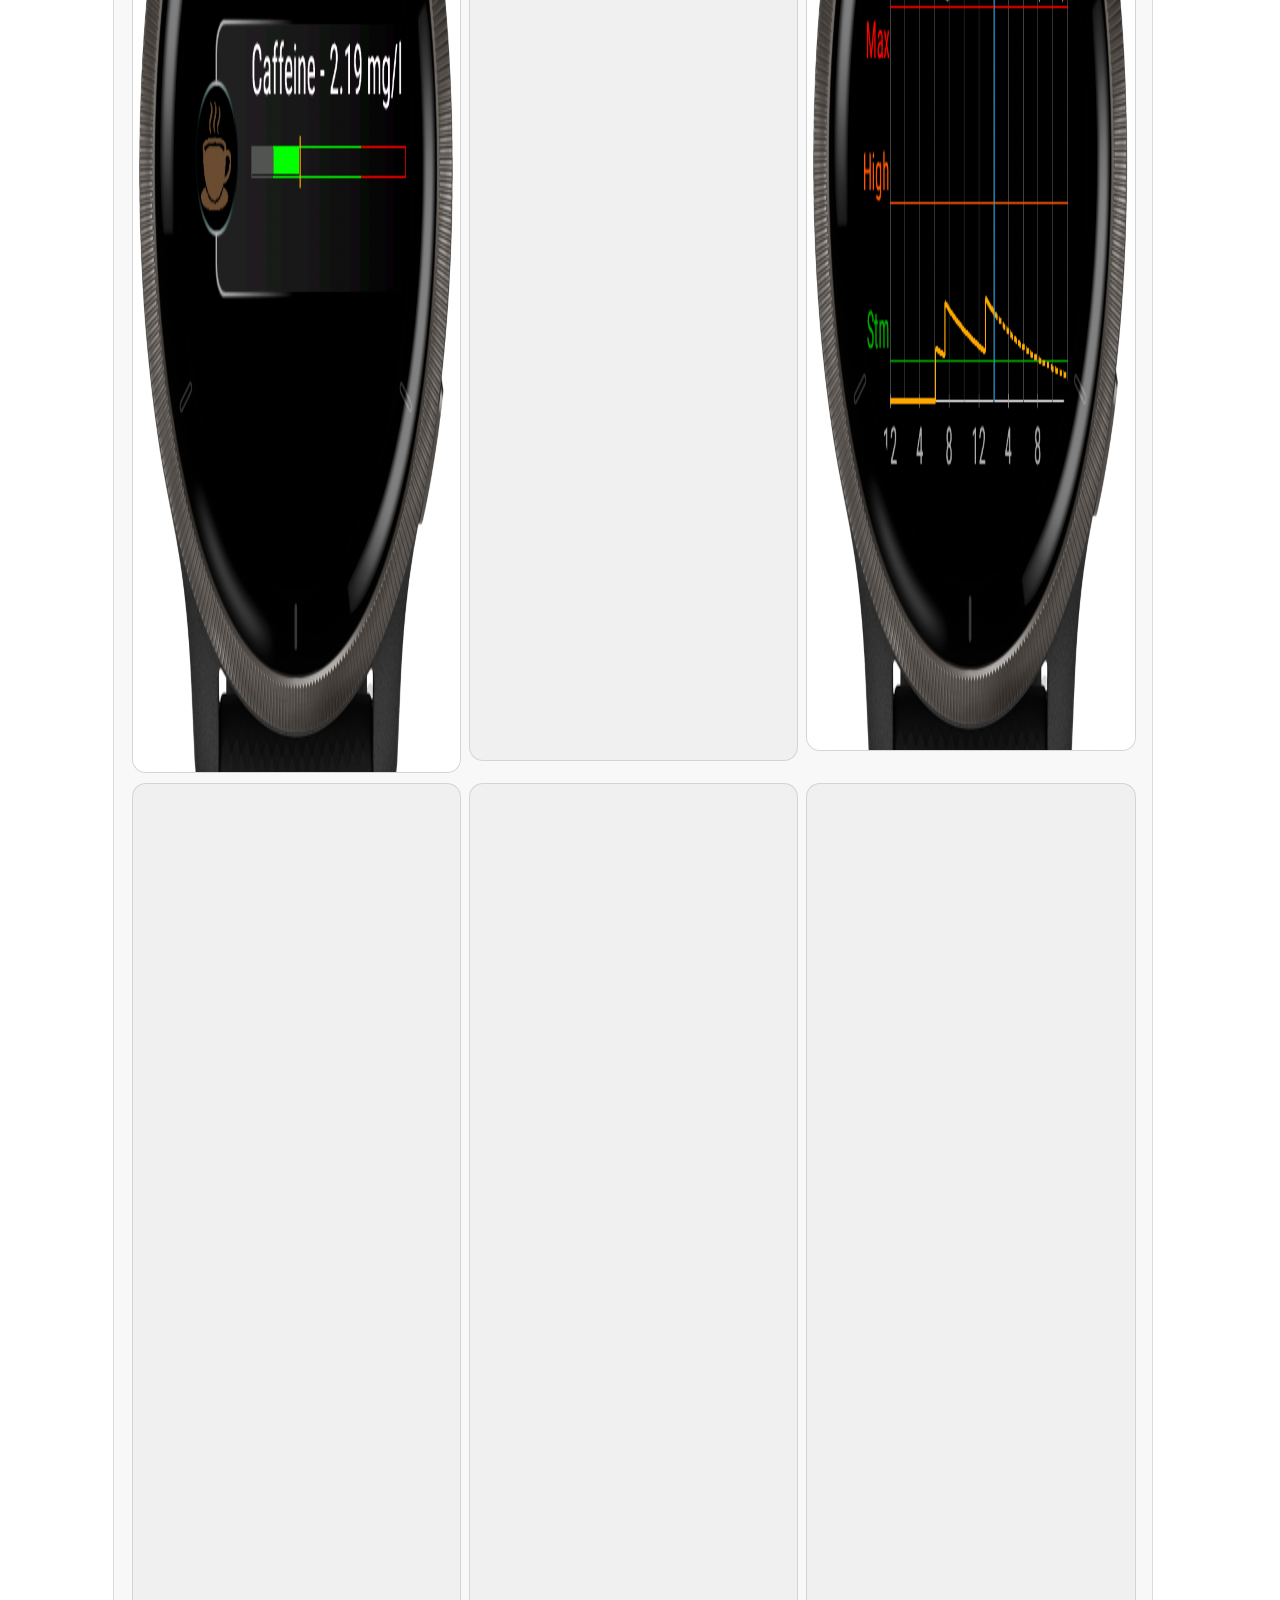
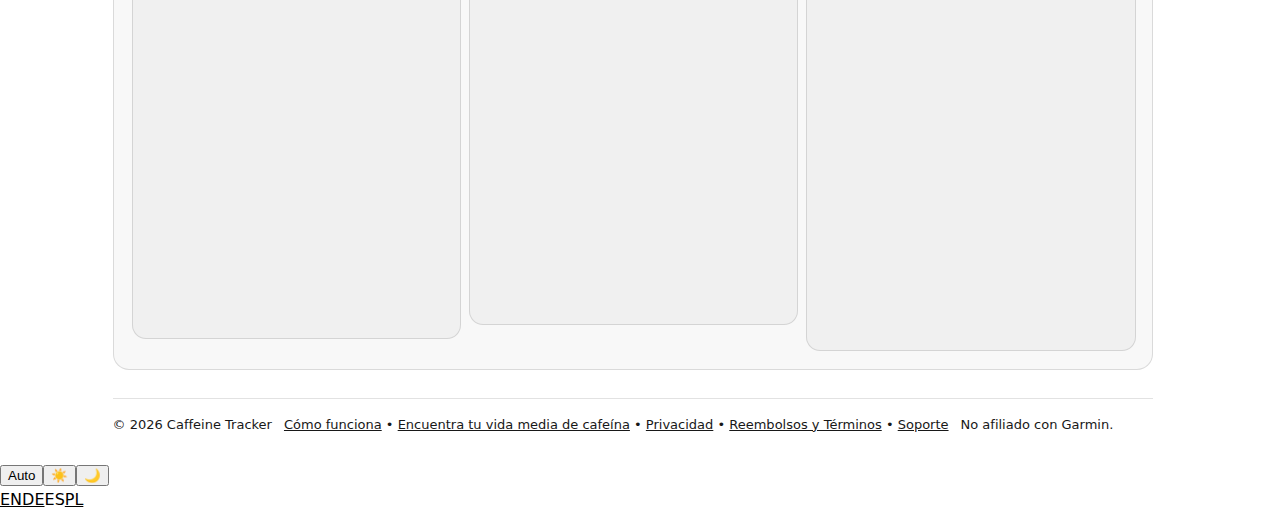
<file: es/index.html>
<!doctype html>
<html lang="es">
<head>
    <meta charset="utf-8"/>
    <meta name="viewport" content="width=device-width,initial-scale=1"/>
    <meta name="theme-color" content="#53311C">

    <title>Caffeine Tracker para Garmin — Controla la cafeína, duerme mejor</title>
    <meta name="description"
          content="Controla tu nivel de cafeína en tiempo real en Garmin. Evita alteraciones del sueño, ve cuándo la cafeína sigue activa y desbloquea funciones Premium con una compra única."/>

    <link rel="canonical" href="https://www.caffeinetracker.app/es/">
    <link rel="alternate" hreflang="en" href="https://www.caffeinetracker.app/">
    <link rel="alternate" hreflang="de" href="https://www.caffeinetracker.app/de/">
    <link rel="alternate" hreflang="es" href="https://www.caffeinetracker.app/es/">
    <link rel="alternate" hreflang="pl" href="https://www.caffeinetracker.app/pl/">
    <link rel="alternate" hreflang="x-default" href="https://www.caffeinetracker.app/">

    <!-- Open Graph -->
    <meta property="og:type" content="website">
    <meta property="og:url" content="https://www.caffeinetracker.app/es/">
    <meta property="og:title" content="Caffeine Tracker para Garmin — Controla la cafeína, duerme mejor">
    <meta property="og:description" content="Controla tu nivel de cafeína en tiempo real en Garmin. Evita alteraciones del sueño, ve cuándo la cafeína sigue activa y desbloquea funciones Premium con una compra única.">
    <meta property="og:image" content="https://www.caffeinetracker.app/assets/brown-coffee-cup-icon.png">
    <meta property="og:site_name" content="Caffeine Tracker">
    <meta property="og:locale" content="es_ES">

    <!-- Twitter Card -->
    <meta name="twitter:card" content="summary">
    <meta name="twitter:title" content="Caffeine Tracker para Garmin — Controla la cafeína, duerme mejor">
    <meta name="twitter:description" content="Controla tu nivel de cafeína en tiempo real en Garmin. Evita alteraciones del sueño, ve cuándo la cafeína sigue activa y desbloquea funciones Premium con una compra única.">
    <meta name="twitter:image" content="https://www.caffeinetracker.app/assets/brown-coffee-cup-icon.png">

    <!-- Favicon -->
    <link rel="icon" type="image/png" href="../assets/brown-coffee-cup-icon.png">
    <link rel="apple-touch-icon" href="../assets/brown-coffee-cup-icon.png">

    <link rel="stylesheet" href="../assets/site.css">
    <script src="../assets/theme-toggle.js"></script>
    <script src="../assets/lang-switcher.js"></script>

    <!-- Structured Data -->
    <script type="application/ld+json">
    {
      "@context": "https://schema.org",
      "@type": "SoftwareApplication",
      "name": "Caffeine Tracker",
      "operatingSystem": "Garmin Connect IQ",
      "applicationCategory": "HealthApplication",
      "description": "Controla tu nivel de cafeína en tiempo real en Garmin. Evita alteraciones del sueño, ve cuándo la cafeína sigue activa y desbloquea funciones Premium con una compra única.",
      "url": "https://www.caffeinetracker.app/es/",
      "image": "https://www.caffeinetracker.app/assets/brown-coffee-cup-icon.png",
      "offers": {
        "@type": "Offer",
        "price": "0",
        "priceCurrency": "USD",
        "description": "Funciones básicas gratuitas con compra Premium opcional única"
      },
      "featureList": [
        "Nivel de cafeína en tiempo real basado en peso corporal",
        "Actualizaciones automáticas en segundo plano cada 5 minutos",
        "Registro rápido de bebidas en el reloj",
        "Vista Glance y complicaciones de esfera",
        "Predicción de seguridad para dormir (Premium)",
        "Vida media de cafeína ajustable (Premium)",
        "Bebidas personalizadas y cantidades de cafeína (Premium)"
      ]
    }
    </script>

</head>

<body>
<a class="skip-link" href="#main">Saltar al contenido</a>
<div class="wrap">
<main id="main">

    <!-- HERO -->
    <div class="top">
        <img class="icon" src="../assets/brown-coffee-cup-icon.png" alt="Icono de Caffeine Tracker" width="240" height="242">
        <div>
            <span class="badge">Garmin Connect IQ • Widget</span>
            <h1>Caffeine Tracker</h1>
            <p class="lead">
                Controla tu nivel de cafeína en tiempo real y evita alteraciones del sueño.
                Sabe cuándo la cafeína sigue activa — y cuándo es mejor parar.
            </p>

            <div class="cta">
                <a class="btn" href="how-it-works.html">
                    Cómo funciona
                </a>

                <a class="btn" href="halflife-wizard.html">
                    Encuentra tu vida media de cafeína <span class="new-badge">Nuevo</span>
                </a>

                <a class="btn"
                   href="https://apps.garmin.com/es-ES/apps/b9325e27-582a-4aeb-a3a5-963097915714"
                   target="_blank" rel="noopener">
                    Ver en Garmin Store
                </a>
            </div>

            <div class="muted">
                Compra única. Sin suscripción.
            </div>
        </div>
    </div>

    <!-- HERO SCREENS -->
    <div class="heroscreens">
        <div class="herocard">
            <div class="herolabel">Estado de cafeína en tiempo real</div>
            <img class="heroscreen"
                 src="../assets/WidgetDetail.png"
                 alt="Widget de Caffeine Tracker mostrando nivel de cafeína en tiempo real"
                 width="1182" height="1194">
            <div class="herodesc">
                Ve al instante cuánta cafeína sigue activa en tu cuerpo — siempre visible de un vistazo.
            </div>
        </div>

        <div class="herocard">
            <div class="herolabel">Degradación de cafeína y horario de sueño</div>
            <img class="heroscreen"
                 src="../assets/GraphDetail.png"
                 alt="Gráfico de degradación de cafeína con umbral de sueño seguro"
                 width="1184" height="1172">
            <div class="herodesc">
                Entiende cómo se degrada la cafeína con el tiempo y ve exactamente cuándo cae por debajo de tu umbral de sueño seguro.
            </div>
        </div>
    </div>

    <!-- WHAT IT DOES -->
    <div class="card">
        <h2>Qué hace Caffeine Tracker</h2>
        <p>
            Caffeine Tracker es un widget de Garmin simple pero potente que te ayuda a entender
            cómo se comporta la cafeína en tu cuerpo — en tiempo real.
        </p>
        <p>
            Registra bebidas en segundos directamente en tu reloj y ve cuánta cafeína sigue activa
            basándote en tu <b>peso corporal</b> y <b>metabolismo personalizable</b>.
        </p>
    </div>

    <!-- LEVELS TEASER -->
    <div class="card">
        <h2>Qué significan los niveles</h2>
        <p>
            Caffeine Tracker muestra tu nivel estimado de cafeína en <b>mg/L</b> y destaca referencias prácticas:
            <b>0,6</b> <span class="lvl sleep">(seguro para dormir)</span>,
            <b>1,0</b> <span class="lvl stm">(Stm)</span>,
            <b>5,0</b> <span class="lvl high">(Alto)</span>,
            <b>10,0</b> <span class="lvl max">(Máx)</span>.
        </p>
        <p class="muted">
            ¿Quieres los detalles? <a href="how-it-works.html#thresholds"><b>Lee cómo funciona →</b></a>
        </p>
    </div>


    <!-- FREE VS PREMIUM -->
    <div class="grid">
        <div class="card">
            <h2>Funciones básicas (Gratis)</h2>
            <ul>
                <li>Nivel de cafeína en tiempo real basado en peso corporal</li>
                <li>Actualizaciones automáticas en segundo plano cada 5 minutos</li>
                <li>Registro rápido de bebidas en el reloj</li>
                <li>Vista Glance y complicaciones de esfera</li>
            </ul>
        </div>

        <div class="card">
            <h2>Funciones Premium</h2>
            <ul>
                <li><b>Predicción de seguridad para dormir</b></li>
                <li><b>Vida media de cafeína ajustable</b></li>
                <li><b>Umbral de impacto en el sueño personalizado</b></li>
                <li>
                    <b>Bebidas y cantidades de cafeína personalizadas</b><br>
                    <span class="muted">Ejemplo: Bebida energética 500 ml — 160 mg</span>
                </li>
                <li><b>Estadísticas diarias avanzadas</b></li>
            </ul>
        </div>
    </div>

    <!-- HOW TO UNLOCK PREMIUM -->
    <div class="card">
        <h2>Cómo desbloquear Premium</h2>

        <ol class="steps">
            <li>Abre <b>Caffeine Tracker</b> en tu reloj.</li>
            <li>Ve a <b>Ajustes</b> → <b>Desbloquear Premium</b>.</li>
            <li>Escanea el <b>código QR</b> mostrado en tu reloj.</li>
            <li>Completa la compra.</li>
            <li>Introduce el <b>código de desbloqueo</b> que recibes por email.</li>
        </ol>

        <div class="callout">
            <b>¡Eso es todo!</b> El código QR enlaza directamente al pago con tu dispositivo ya identificado — sin necesidad de copiar nada manualmente.
        </div>
    </div>

    <!-- DAILY STATS -->
    <div class="card">
        <h2>Estadísticas diarias (Premium)</h2>

        <p>
            Obtén información clara y comparable para cada día.
            Ve al instante cómo difiere hoy de ayer y cómo la cafeína afecta tu ventana de sueño.
        </p>

        <ul>
            <li>Ingesta total de cafeína por día</li>
            <li>Tiempo bajo estimulación (por encima de 1 mg/L)</li>
            <li>Hora de la última ingesta de cafeína</li>
            <li>Hora en que la cafeína bajó del umbral de sueño</li>
            <li>Comparación hoy vs. ayer</li>
        </ul>

        <div class="daygrid">
            <div>
                <div class="daylabel">Hoy</div>
                <img class="shot" src="../assets/Today.png" alt="Estadísticas de hoy" loading="lazy" width="1141" height="1141">
            </div>
            <div>
                <div class="daylabel">Ayer</div>
                <img class="shot" src="../assets/Yesterday.png" alt="Estadísticas de ayer" loading="lazy" width="1145" height="1145">
            </div>
        </div>

        <div class="muted">
            Diseñado para comprensión rápida — números claros, sin adivinanzas.
        </div>
    </div>

    <!-- SCREENSHOTS -->
    <div class="card">
        <h2>Capturas de pantalla</h2>
        <div class="shots">
            <img class="shot" src="../assets/WidgetDetail.png" alt="Detalle del widget Caffeine Tracker" loading="lazy" width="1182" height="1194">
            <img class="shot" src="../assets/AddDrink.png" alt="Pantalla de añadir bebida" loading="lazy" width="1190" height="1182">
            <img class="shot" src="../assets/GraphDetail.png" alt="Gráfico de degradación de cafeína" loading="lazy" width="1184" height="1172">
            <img class="shot" src="../assets/HistoryDetail.png" alt="Historial de ingesta de cafeína" loading="lazy" width="1194" height="1154">
            <img class="shot" src="../assets/MenuDetail.png" alt="Menú del widget" loading="lazy" width="1196" height="1140">
            <img class="shot" src="../assets/Settings.png" alt="Pantalla de ajustes" loading="lazy" width="1176" height="1166">
        </div>
    </div>

</main>

    <!-- FOOTER -->
    <footer>
        <div>© <span id="y"></span> Caffeine Tracker</div>
        <nav aria-label="Navegación del pie de página">
            <a href="how-it-works.html">Cómo funciona</a> •
            <a href="halflife-wizard.html">Encuentra tu vida media de cafeína</a> •
            <a href="../privacy.html">Privacidad</a> •
            <a href="../refund.html">Reembolsos y Términos</a> •
            <a href="mailto:support@caffeinetracker.app">Soporte</a>
        </nav>
        <div>No afiliado con Garmin.</div>
    </footer>

</div>

<script>
    document.getElementById('y').textContent = new Date().getFullYear();
</script>
</body>
</html>
</file>
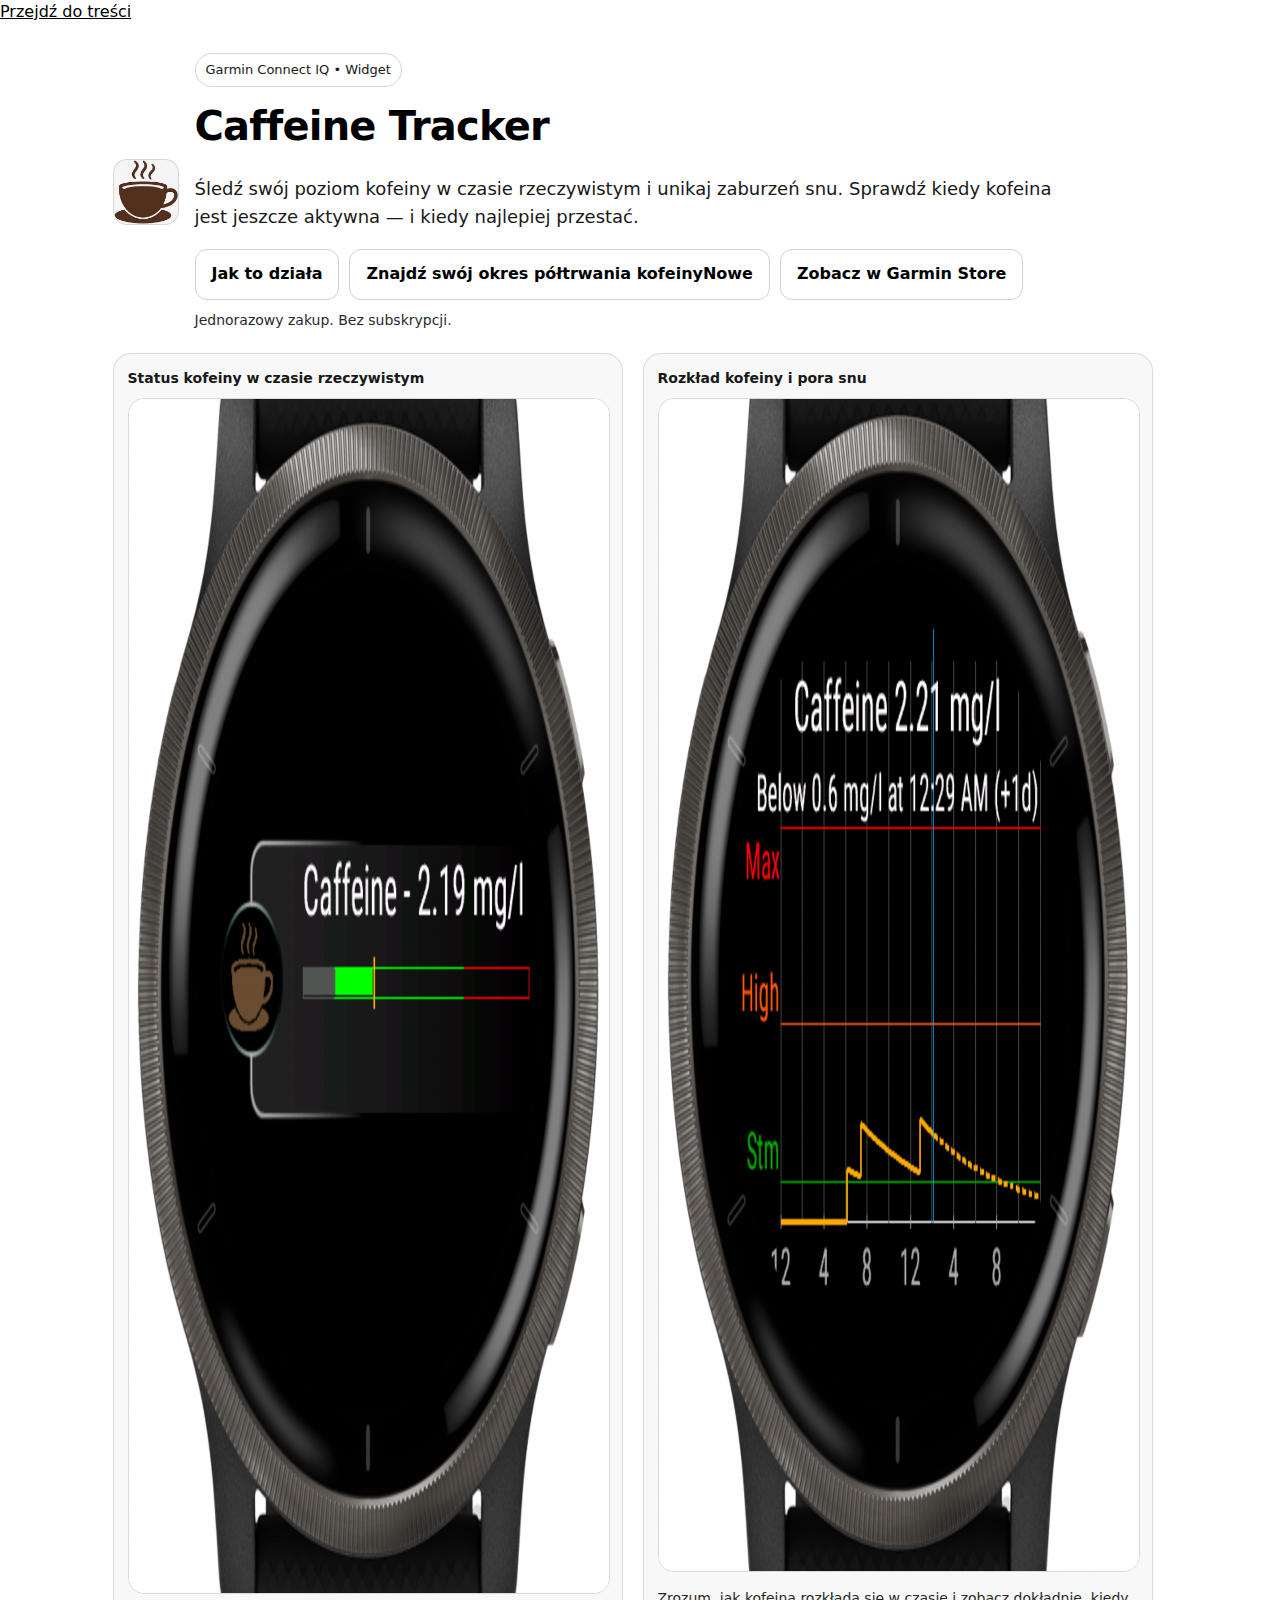
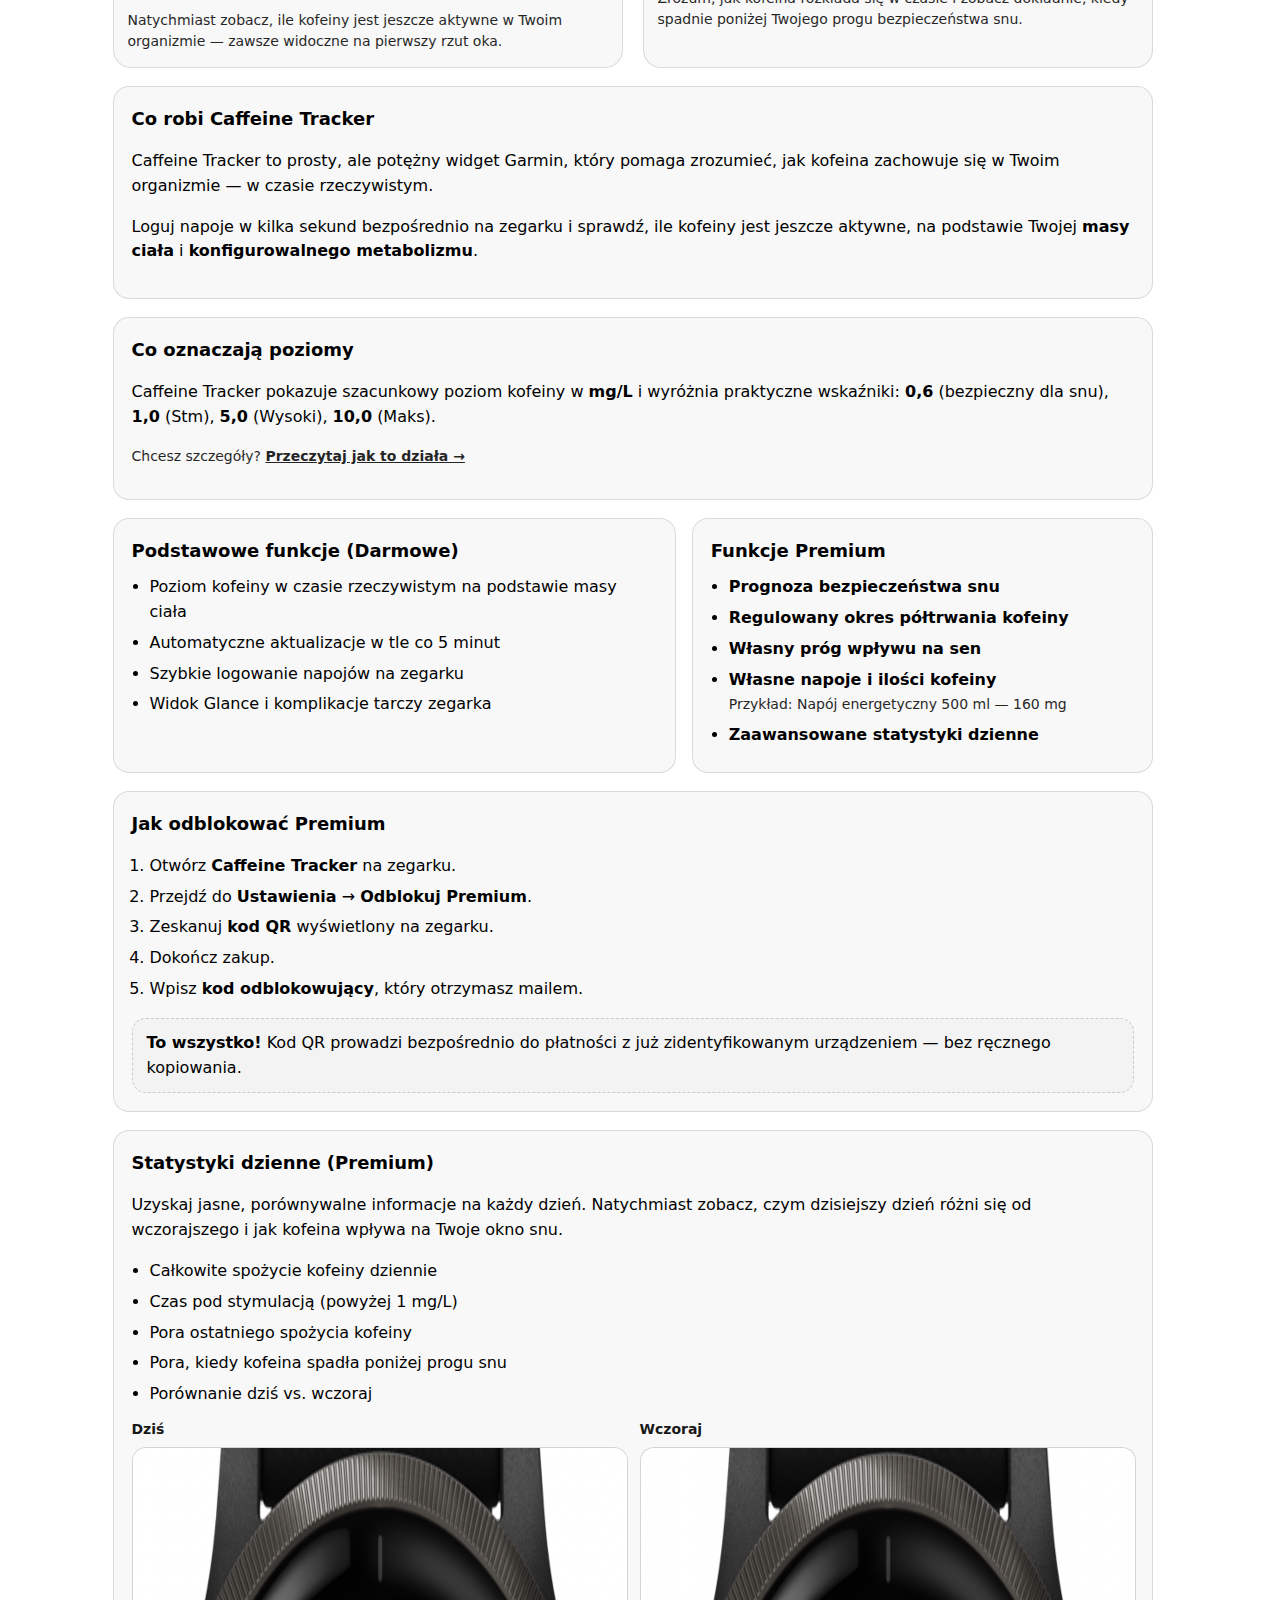
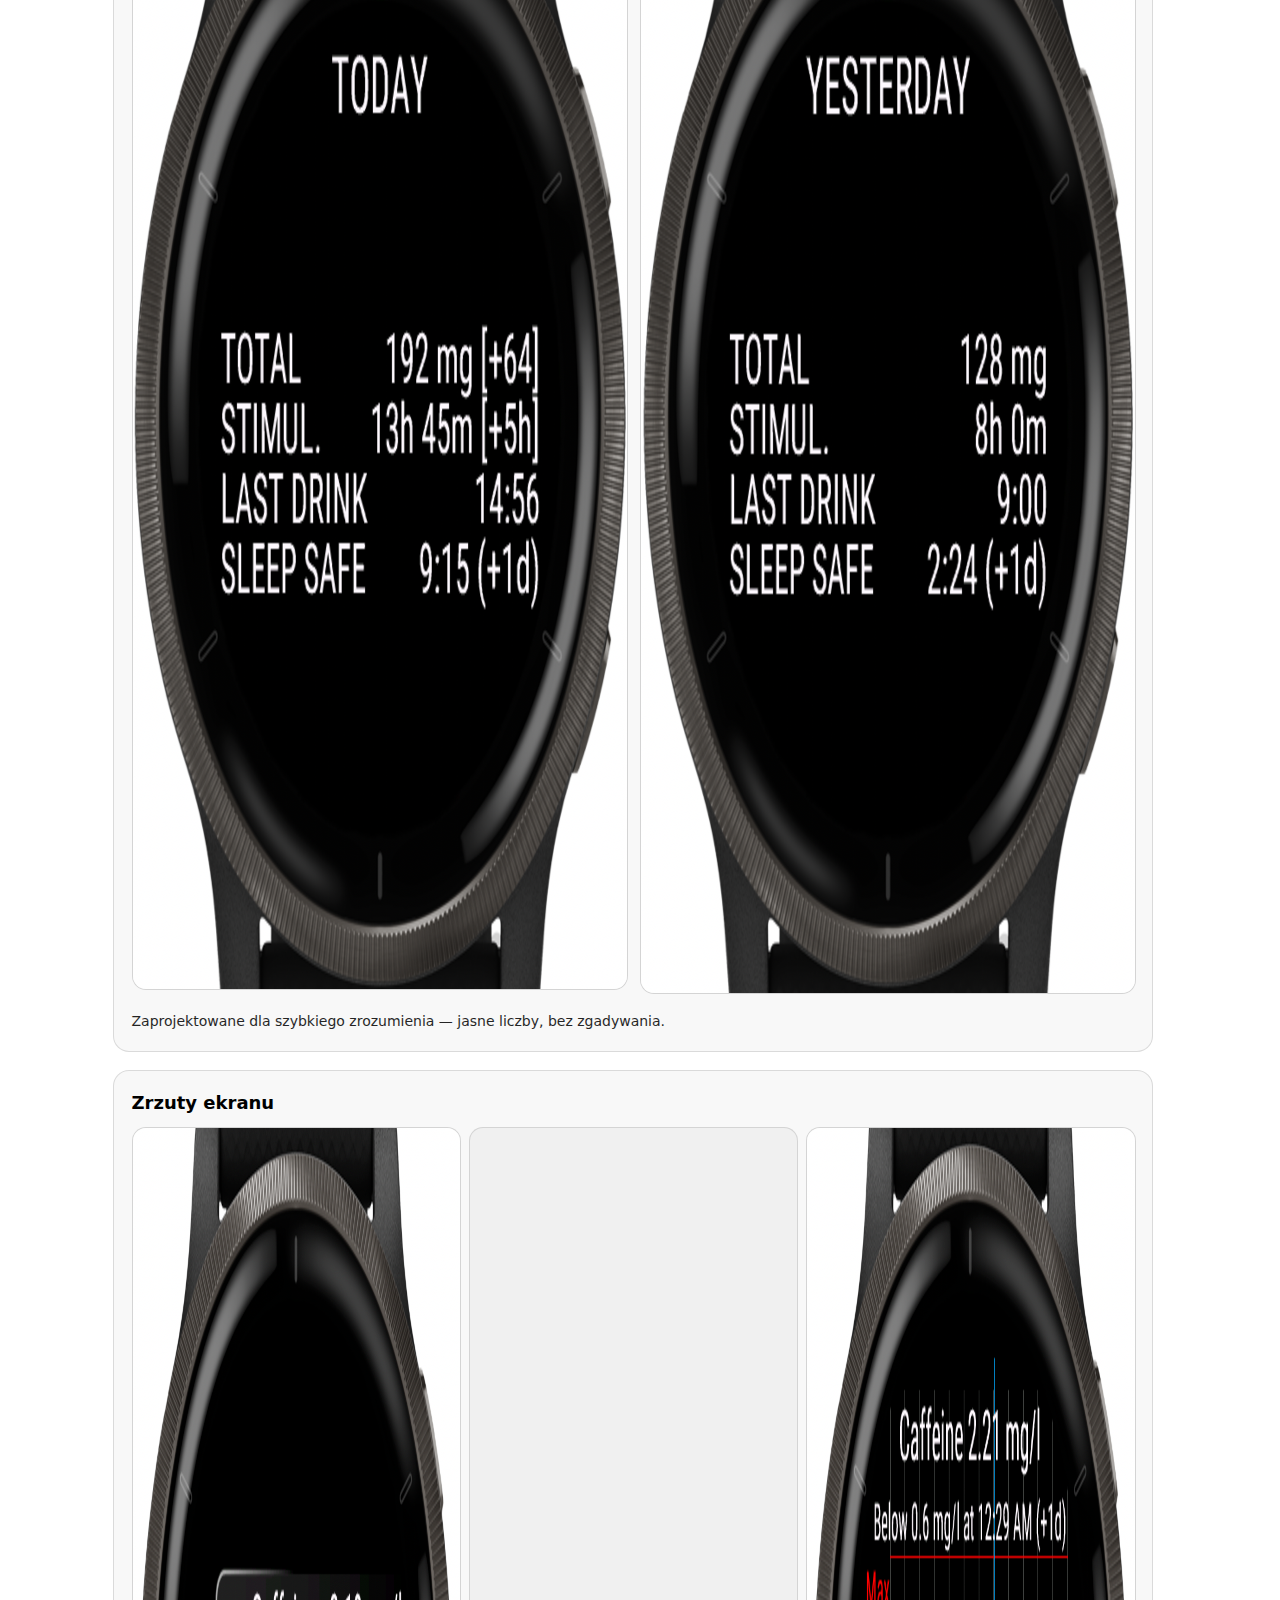
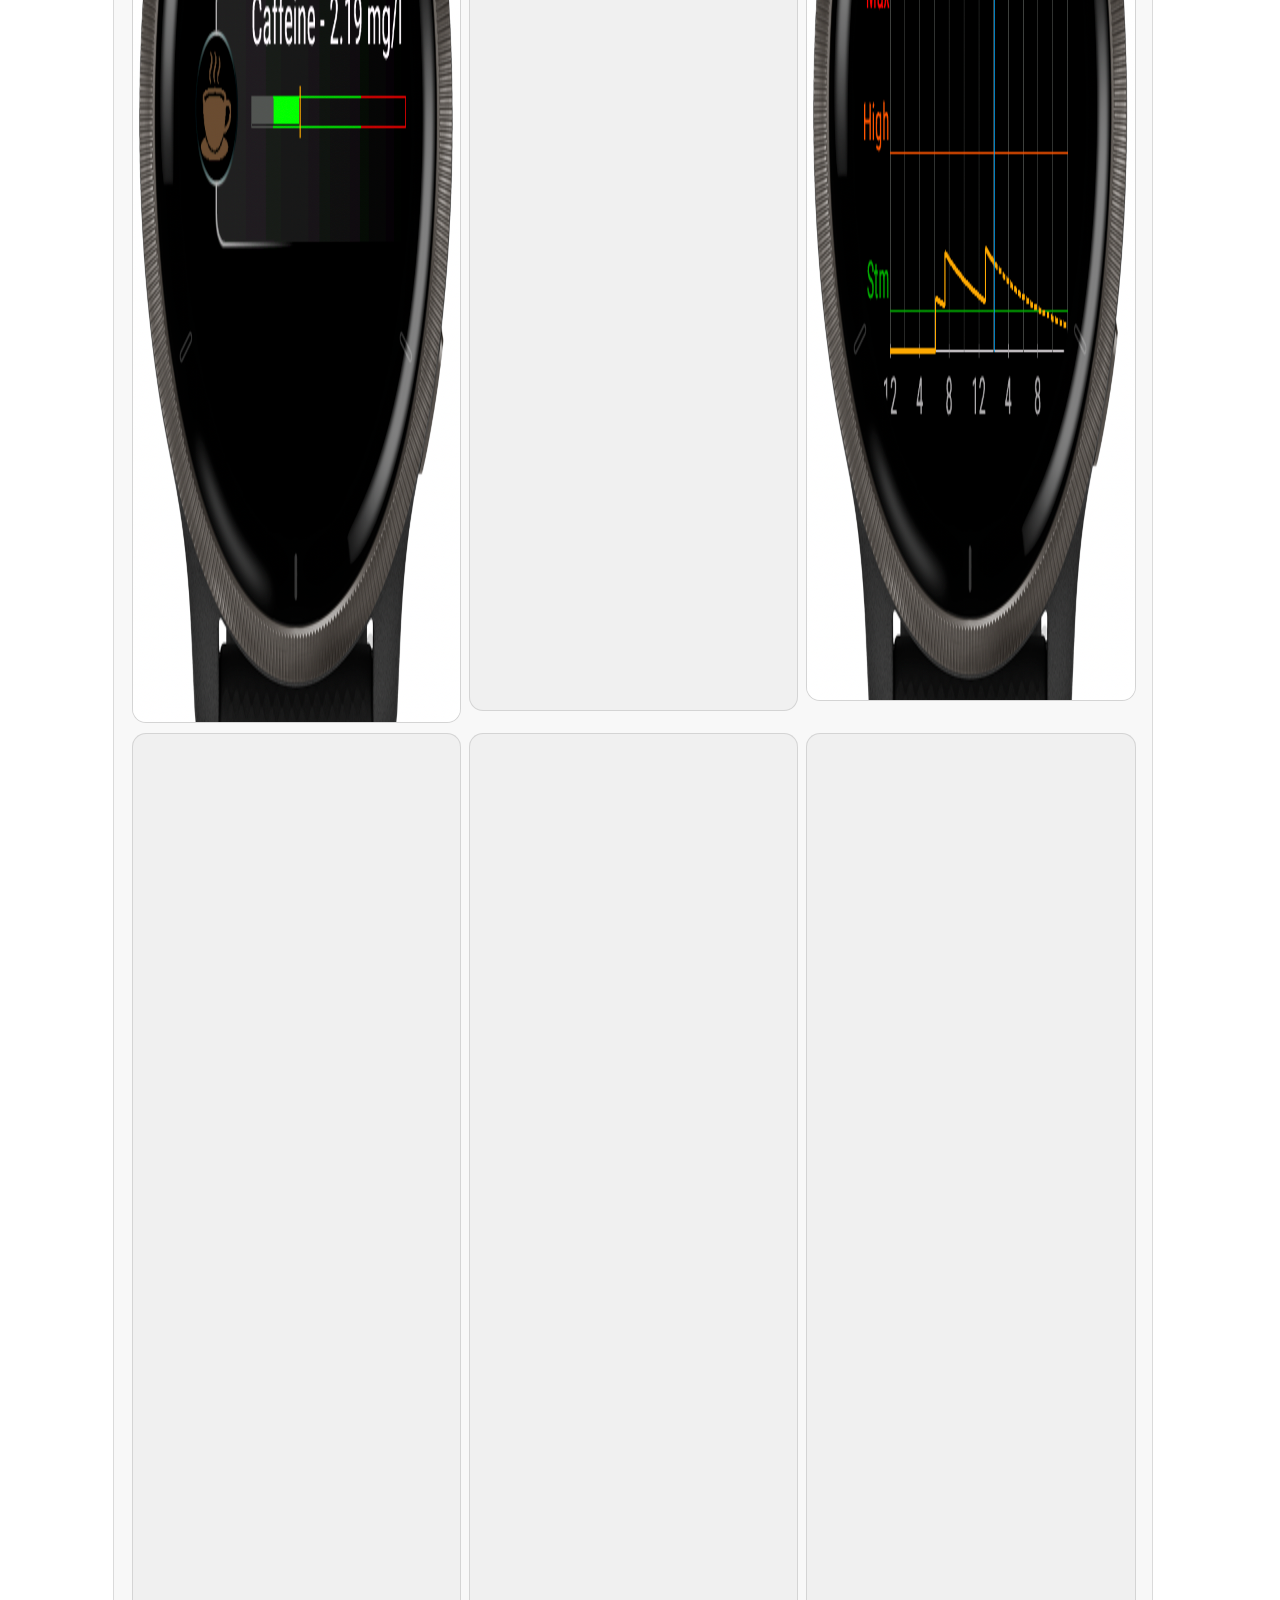
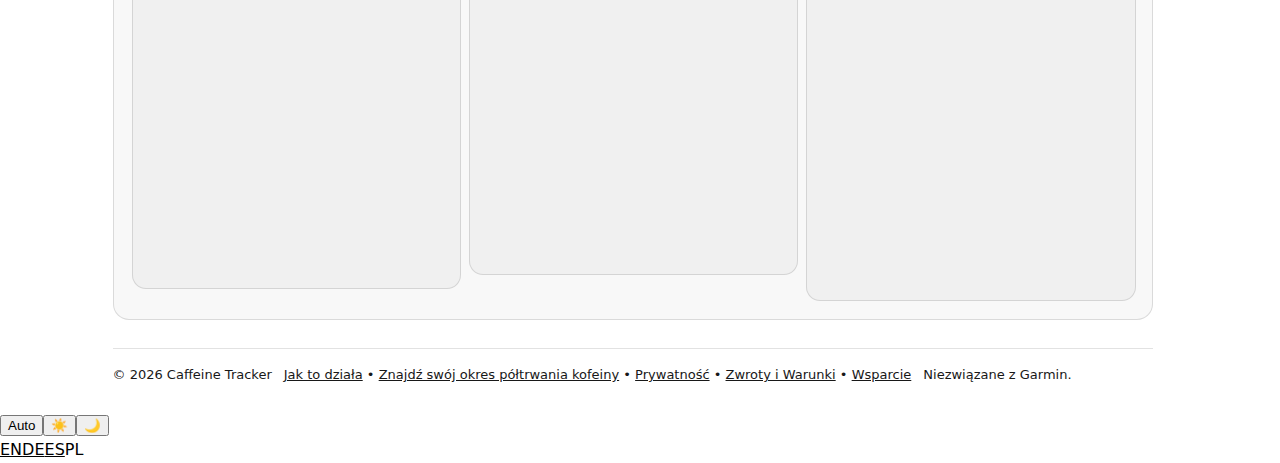
<file: pl/index.html>
<!doctype html>
<html lang="pl">
<head>
    <meta charset="utf-8"/>
    <meta name="viewport" content="width=device-width,initial-scale=1"/>
    <meta name="theme-color" content="#53311C">

    <title>Caffeine Tracker dla Garmin — Śledź kofeinę, śpij lepiej</title>
    <meta name="description"
          content="Śledź swój poziom kofeiny w czasie rzeczywistym na Garmin. Unikaj zaburzeń snu, sprawdź kiedy kofeina jest jeszcze aktywna i odblokuj Premium jednorazowym zakupem."/>

    <link rel="canonical" href="https://www.caffeinetracker.app/pl/">
    <link rel="alternate" hreflang="en" href="https://www.caffeinetracker.app/">
    <link rel="alternate" hreflang="de" href="https://www.caffeinetracker.app/de/">
    <link rel="alternate" hreflang="es" href="https://www.caffeinetracker.app/es/">
    <link rel="alternate" hreflang="pl" href="https://www.caffeinetracker.app/pl/">
    <link rel="alternate" hreflang="x-default" href="https://www.caffeinetracker.app/">

    <!-- Open Graph -->
    <meta property="og:type" content="website">
    <meta property="og:url" content="https://www.caffeinetracker.app/pl/">
    <meta property="og:title" content="Caffeine Tracker dla Garmin — Śledź kofeinę, śpij lepiej">
    <meta property="og:description" content="Śledź swój poziom kofeiny w czasie rzeczywistym na Garmin. Unikaj zaburzeń snu, sprawdź kiedy kofeina jest jeszcze aktywna i odblokuj Premium jednorazowym zakupem.">
    <meta property="og:image" content="https://www.caffeinetracker.app/assets/brown-coffee-cup-icon.png">
    <meta property="og:site_name" content="Caffeine Tracker">
    <meta property="og:locale" content="pl_PL">

    <!-- Twitter Card -->
    <meta name="twitter:card" content="summary">
    <meta name="twitter:title" content="Caffeine Tracker dla Garmin — Śledź kofeinę, śpij lepiej">
    <meta name="twitter:description" content="Śledź swój poziom kofeiny w czasie rzeczywistym na Garmin. Unikaj zaburzeń snu, sprawdź kiedy kofeina jest jeszcze aktywna i odblokuj Premium jednorazowym zakupem.">
    <meta name="twitter:image" content="https://www.caffeinetracker.app/assets/brown-coffee-cup-icon.png">

    <!-- Favicon -->
    <link rel="icon" type="image/png" href="../assets/brown-coffee-cup-icon.png">
    <link rel="apple-touch-icon" href="../assets/brown-coffee-cup-icon.png">

    <link rel="stylesheet" href="../assets/site.css">
    <script src="../assets/theme-toggle.js"></script>
    <script src="../assets/lang-switcher.js"></script>

    <!-- Structured Data -->
    <script type="application/ld+json">
    {
      "@context": "https://schema.org",
      "@type": "SoftwareApplication",
      "name": "Caffeine Tracker",
      "operatingSystem": "Garmin Connect IQ",
      "applicationCategory": "HealthApplication",
      "description": "Śledź swój poziom kofeiny w czasie rzeczywistym na Garmin. Unikaj zaburzeń snu, sprawdź kiedy kofeina jest jeszcze aktywna i odblokuj Premium jednorazowym zakupem.",
      "url": "https://www.caffeinetracker.app/pl/",
      "image": "https://www.caffeinetracker.app/assets/brown-coffee-cup-icon.png",
      "offers": {
        "@type": "Offer",
        "price": "0",
        "priceCurrency": "USD",
        "description": "Darmowe podstawowe funkcje z opcjonalnym jednorazowym zakupem Premium"
      },
      "featureList": [
        "Poziom kofeiny w czasie rzeczywistym na podstawie masy ciała",
        "Automatyczne aktualizacje w tle co 5 minut",
        "Szybkie logowanie napojów na zegarku",
        "Widok Glance i komplikacje tarczy zegarka",
        "Prognoza bezpieczeństwa snu (Premium)",
        "Regulowany okres półtrwania kofeiny (Premium)",
        "Własne napoje i ilości kofeiny (Premium)"
      ]
    }
    </script>

</head>

<body>
<a class="skip-link" href="#main">Przejdź do treści</a>
<div class="wrap">
<main id="main">

    <!-- HERO -->
    <div class="top">
        <img class="icon" src="../assets/brown-coffee-cup-icon.png" alt="Ikona Caffeine Tracker" width="240" height="242">
        <div>
            <span class="badge">Garmin Connect IQ • Widget</span>
            <h1>Caffeine Tracker</h1>
            <p class="lead">
                Śledź swój poziom kofeiny w czasie rzeczywistym i unikaj zaburzeń snu.
                Sprawdź kiedy kofeina jest jeszcze aktywna — i kiedy najlepiej przestać.
            </p>

            <div class="cta">
                <a class="btn" href="how-it-works.html">
                    Jak to działa
                </a>

                <a class="btn" href="halflife-wizard.html">
                    Znajdź swój okres półtrwania kofeiny <span class="new-badge">Nowe</span>
                </a>

                <a class="btn"
                   href="https://apps.garmin.com/pl-PL/apps/b9325e27-582a-4aeb-a3a5-963097915714"
                   target="_blank" rel="noopener">
                    Zobacz w Garmin Store
                </a>
            </div>

            <div class="muted">
                Jednorazowy zakup. Bez subskrypcji.
            </div>
        </div>
    </div>

    <!-- HERO SCREENS -->
    <div class="heroscreens">
        <div class="herocard">
            <div class="herolabel">Status kofeiny w czasie rzeczywistym</div>
            <img class="heroscreen"
                 src="../assets/WidgetDetail.png"
                 alt="Widget Caffeine Tracker pokazujący poziom kofeiny w czasie rzeczywistym"
                 width="1182" height="1194">
            <div class="herodesc">
                Natychmiast zobacz, ile kofeiny jest jeszcze aktywne w Twoim organizmie — zawsze widoczne na pierwszy rzut oka.
            </div>
        </div>

        <div class="herocard">
            <div class="herolabel">Rozkład kofeiny i pora snu</div>
            <img class="heroscreen"
                 src="../assets/GraphDetail.png"
                 alt="Wykres rozkładu kofeiny z progiem bezpieczeństwa snu"
                 width="1184" height="1172">
            <div class="herodesc">
                Zrozum, jak kofeina rozkłada się w czasie i zobacz dokładnie, kiedy spadnie poniżej Twojego progu bezpieczeństwa snu.
            </div>
        </div>
    </div>

    <!-- WHAT IT DOES -->
    <div class="card">
        <h2>Co robi Caffeine Tracker</h2>
        <p>
            Caffeine Tracker to prosty, ale potężny widget Garmin, który pomaga zrozumieć,
            jak kofeina zachowuje się w Twoim organizmie — w czasie rzeczywistym.
        </p>
        <p>
            Loguj napoje w kilka sekund bezpośrednio na zegarku i sprawdź, ile kofeiny jest jeszcze aktywne,
            na podstawie Twojej <b>masy ciała</b> i <b>konfigurowalnego metabolizmu</b>.
        </p>
    </div>

    <!-- LEVELS TEASER -->
    <div class="card">
        <h2>Co oznaczają poziomy</h2>
        <p>
            Caffeine Tracker pokazuje szacunkowy poziom kofeiny w <b>mg/L</b> i wyróżnia praktyczne wskaźniki:
            <b>0,6</b> <span class="lvl sleep">(bezpieczny dla snu)</span>,
            <b>1,0</b> <span class="lvl stm">(Stm)</span>,
            <b>5,0</b> <span class="lvl high">(Wysoki)</span>,
            <b>10,0</b> <span class="lvl max">(Maks)</span>.
        </p>
        <p class="muted">
            Chcesz szczegóły? <a href="how-it-works.html#thresholds"><b>Przeczytaj jak to działa →</b></a>
        </p>
    </div>


    <!-- FREE VS PREMIUM -->
    <div class="grid">
        <div class="card">
            <h2>Podstawowe funkcje (Darmowe)</h2>
            <ul>
                <li>Poziom kofeiny w czasie rzeczywistym na podstawie masy ciała</li>
                <li>Automatyczne aktualizacje w tle co 5 minut</li>
                <li>Szybkie logowanie napojów na zegarku</li>
                <li>Widok Glance i komplikacje tarczy zegarka</li>
            </ul>
        </div>

        <div class="card">
            <h2>Funkcje Premium</h2>
            <ul>
                <li><b>Prognoza bezpieczeństwa snu</b></li>
                <li><b>Regulowany okres półtrwania kofeiny</b></li>
                <li><b>Własny próg wpływu na sen</b></li>
                <li>
                    <b>Własne napoje i ilości kofeiny</b><br>
                    <span class="muted">Przykład: Napój energetyczny 500 ml — 160 mg</span>
                </li>
                <li><b>Zaawansowane statystyki dzienne</b></li>
            </ul>
        </div>
    </div>

    <!-- HOW TO UNLOCK PREMIUM -->
    <div class="card">
        <h2>Jak odblokować Premium</h2>

        <ol class="steps">
            <li>Otwórz <b>Caffeine Tracker</b> na zegarku.</li>
            <li>Przejdź do <b>Ustawienia</b> → <b>Odblokuj Premium</b>.</li>
            <li>Zeskanuj <b>kod QR</b> wyświetlony na zegarku.</li>
            <li>Dokończ zakup.</li>
            <li>Wpisz <b>kod odblokowujący</b>, który otrzymasz mailem.</li>
        </ol>

        <div class="callout">
            <b>To wszystko!</b> Kod QR prowadzi bezpośrednio do płatności z już zidentyfikowanym urządzeniem — bez ręcznego kopiowania.
        </div>
    </div>

    <!-- DAILY STATS -->
    <div class="card">
        <h2>Statystyki dzienne (Premium)</h2>

        <p>
            Uzyskaj jasne, porównywalne informacje na każdy dzień.
            Natychmiast zobacz, czym dzisiejszy dzień różni się od wczorajszego i jak kofeina wpływa na Twoje okno snu.
        </p>

        <ul>
            <li>Całkowite spożycie kofeiny dziennie</li>
            <li>Czas pod stymulacją (powyżej 1 mg/L)</li>
            <li>Pora ostatniego spożycia kofeiny</li>
            <li>Pora, kiedy kofeina spadła poniżej progu snu</li>
            <li>Porównanie dziś vs. wczoraj</li>
        </ul>

        <div class="daygrid">
            <div>
                <div class="daylabel">Dziś</div>
                <img class="shot" src="../assets/Today.png" alt="Dzisiejsze statystyki" loading="lazy" width="1141" height="1141">
            </div>
            <div>
                <div class="daylabel">Wczoraj</div>
                <img class="shot" src="../assets/Yesterday.png" alt="Wczorajsze statystyki" loading="lazy" width="1145" height="1145">
            </div>
        </div>

        <div class="muted">
            Zaprojektowane dla szybkiego zrozumienia — jasne liczby, bez zgadywania.
        </div>
    </div>

    <!-- SCREENSHOTS -->
    <div class="card">
        <h2>Zrzuty ekranu</h2>
        <div class="shots">
            <img class="shot" src="../assets/WidgetDetail.png" alt="Szczegóły widgetu Caffeine Tracker" loading="lazy" width="1182" height="1194">
            <img class="shot" src="../assets/AddDrink.png" alt="Ekran dodawania napoju" loading="lazy" width="1190" height="1182">
            <img class="shot" src="../assets/GraphDetail.png" alt="Wykres rozkładu kofeiny" loading="lazy" width="1184" height="1172">
            <img class="shot" src="../assets/HistoryDetail.png" alt="Historia spożycia kofeiny" loading="lazy" width="1194" height="1154">
            <img class="shot" src="../assets/MenuDetail.png" alt="Menu widgetu" loading="lazy" width="1196" height="1140">
            <img class="shot" src="../assets/Settings.png" alt="Ekran ustawień" loading="lazy" width="1176" height="1166">
        </div>
    </div>

</main>

    <!-- FOOTER -->
    <footer>
        <div>© <span id="y"></span> Caffeine Tracker</div>
        <nav aria-label="Nawigacja stopki">
            <a href="how-it-works.html">Jak to działa</a> •
            <a href="halflife-wizard.html">Znajdź swój okres półtrwania kofeiny</a> •
            <a href="../privacy.html">Prywatność</a> •
            <a href="../refund.html">Zwroty i Warunki</a> •
            <a href="mailto:support@caffeinetracker.app">Wsparcie</a>
        </nav>
        <div>Niezwiązane z Garmin.</div>
    </footer>

</div>

<script>
    document.getElementById('y').textContent = new Date().getFullYear();
</script>
</body>
</html>
</file>
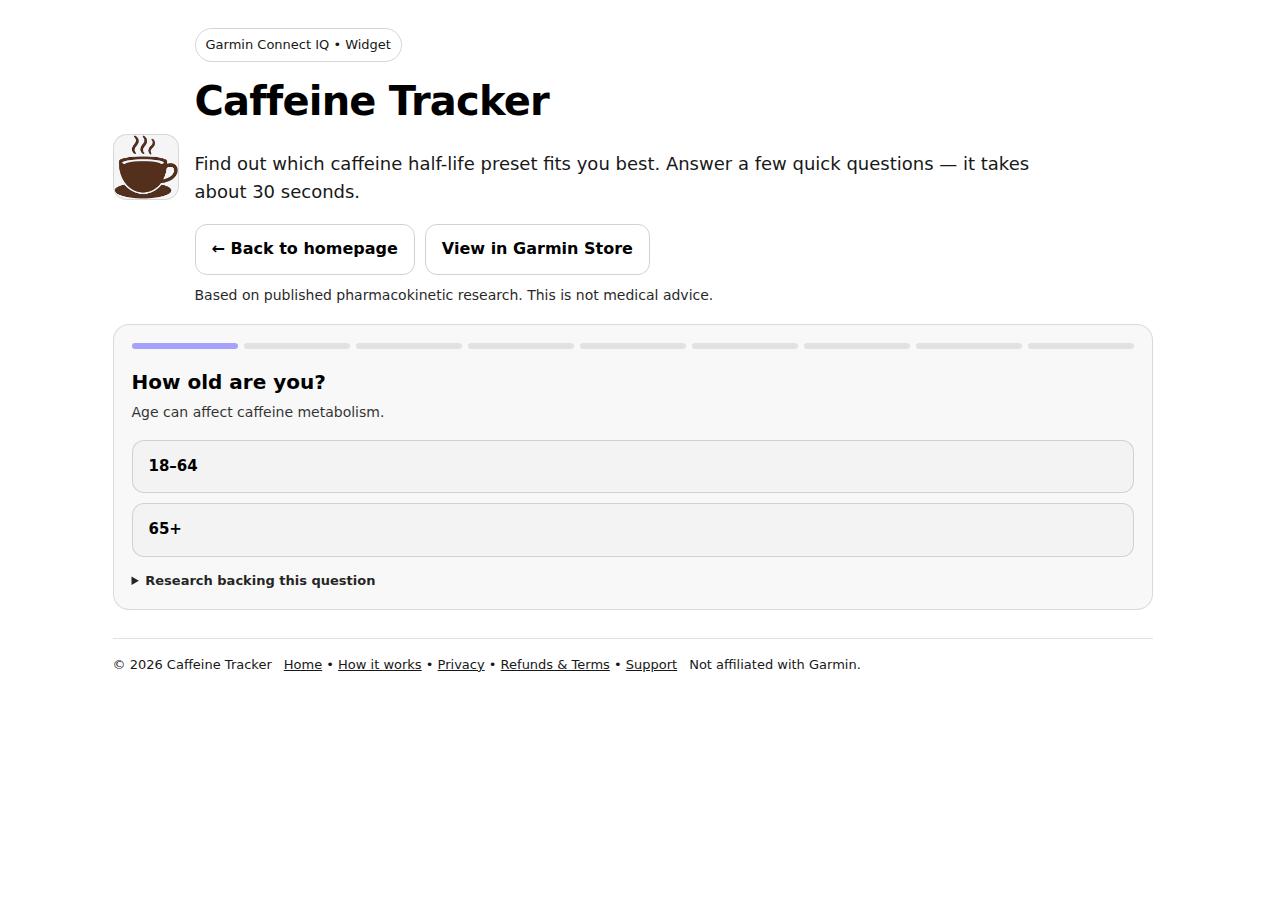
<file: halflife-wizard.html>
<!doctype html>
<html lang="en">
<head>
    <meta charset="utf-8"/>
    <meta name="viewport" content="width=device-width,initial-scale=1"/>

    <title>Find Your Caffeine Half-Life — Caffeine Tracker</title>
    <meta name="description"
          content="Answer a few quick questions to estimate your personal caffeine half-life and pick the right Garmin widget preset."/>

    <link rel="icon" type="image/png" href="assets/brown-coffee-cup-icon.png">
    <link rel="apple-touch-icon" href="assets/brown-coffee-cup-icon.png">

    <link rel="stylesheet" href="assets/site.css">
    <link rel="stylesheet" href="assets/halflife-wizard.css">
</head>

<body>
<div class="wrap">

    <!-- HERO -->
    <div class="top">
        <img class="icon" src="assets/brown-coffee-cup-icon.png" alt="Caffeine Tracker icon">
        <div>
            <span class="badge">Garmin Connect IQ • Widget</span>
            <h1>Caffeine Tracker</h1>
            <p class="lead">
                Find out which caffeine half-life preset fits you best.
                Answer a few quick questions — it takes about 30 seconds.
            </p>

            <div class="cta">
                <a class="btn" href="index.html">← Back to homepage</a>

                <a class="btn"
                   href="https://apps.garmin.com/en-US/apps/b9325e27-582a-4aeb-a3a5-963097915714"
                   target="_blank" rel="noopener">
                    View in Garmin Store
                </a>
            </div>

            <div class="muted">
                Based on published pharmacokinetic research. This is not medical advice.
            </div>
        </div>
    </div>

    <!-- WIZARD CARD -->
    <div class="card" id="wizard">
        <!-- progress bar — filled dynamically -->
        <div class="wizard-progress" id="wizardProgress"></div>

        <!-- question steps — rendered by JS -->
        <div id="wizardSteps"></div>

        <!-- result step (hidden until done) -->
        <div class="wizard-step" id="wizardResult">
            <h2 class="wizard-title">Your recommended preset</h2>
            <p class="wizard-subtitle">Based on your answers, the best half-life setting for you is:</p>

            <div class="result-value">
                <span id="resultPreset"></span>
                <span class="result-unit">hours</span>
            </div>

            <p class="result-detail" id="resultRaw"></p>

            <div class="callout" id="resultWarning" style="display:none">
                <b>⚠ Important:</b>
                <span id="resultWarningText"></span>
            </div>

            <div class="callout">
                <b>How to apply this:</b><br>
                Open Caffeine Tracker on your watch → Settings → Half-life → choose
                <b><span id="resultPresetRepeat"></span> hours</b>.
            </div>

            <div class="wizard-nav">
                <button class="btn" id="btnRestart">Start over</button>
            </div>
        </div>
    </div>

    <!-- FOOTER -->
    <footer>
        <div>© <span id="y"></span> Caffeine Tracker</div>
        <div>
            <a href="index.html">Home</a> •
            <a href="how-it-works.html">How it works</a> •
            <a href="privacy.html">Privacy</a> •
            <a href="refund.html">Refunds & Terms</a> •
            <a href="mailto:support@caffeinetracker.app">Support</a>
        </div>
        <div>Not affiliated with Garmin.</div>
    </footer>

</div>

<script src="assets/halflife-wizard.js"></script>
<script>
(function () {
    /* ── DOM refs ─────────────────────────────────────────────── */
    var stepsEl   = document.getElementById("wizardSteps");
    var progressEl= document.getElementById("wizardProgress");
    var resultEl  = document.getElementById("wizardResult");
    var presetEl  = document.getElementById("resultPreset");
    var rawEl     = document.getElementById("resultRaw");
    var repeatEl  = document.getElementById("resultPresetRepeat");
    var warningEl = document.getElementById("resultWarning");
    var warningTxt= document.getElementById("resultWarningText");
    var restartBtn= document.getElementById("btnRestart");

    var answers  = {};
    var current  = 0;
    var total    = QUESTIONS.length;

    /* ── Build progress pips ──────────────────────────────────── */
    function buildProgress() {
        progressEl.innerHTML = "";
        for (var i = 0; i < total; i++) {
            var pip = document.createElement("div");
            pip.className = "pip" + (i < current ? " done" : "") + (i === current ? " current" : "");
            progressEl.appendChild(pip);
        }
    }

    /* ── Render one question step ─────────────────────────────── */
    function renderStep() {
        stepsEl.innerHTML = "";
        resultEl.classList.remove("active");

        if (current >= total) { showResult(); return; }

        var q = QUESTIONS[current];
        var step = document.createElement("div");
        step.className = "wizard-step active";

        var h = document.createElement("h2");
        h.className = "wizard-title";
        h.textContent = q.title;
        step.appendChild(h);

        if (q.subtitle) {
            var sub = document.createElement("p");
            sub.className = "wizard-subtitle";
            sub.textContent = q.subtitle;
            step.appendChild(sub);
        }

        var opts = document.createElement("div");
        opts.className = "wizard-options";

        q.options.forEach(function (opt) {
            var btn = document.createElement("button");
            btn.type = "button";
            btn.className = "wizard-option" + (answers[q.id] === opt.value ? " selected" : "");
            btn.textContent = opt.label;
            btn.addEventListener("click", function () {
                answers[q.id] = opt.value;
                current++;
                buildProgress();
                renderStep();
            });
            opts.appendChild(btn);
        });
        step.appendChild(opts);

        /* Sources */
        if (q.sources && q.sources.length) {
            var details = document.createElement("details");
            details.className = "wizard-sources";
            var summary = document.createElement("summary");
            summary.textContent = "Research backing this question";
            details.appendChild(summary);
            var list = document.createElement("ul");
            q.sources.forEach(function (src) {
                var li = document.createElement("li");
                if (src.url) {
                    var a = document.createElement("a");
                    a.href = src.url;
                    a.target = "_blank";
                    a.rel = "noopener";
                    a.textContent = src.text;
                    li.appendChild(a);
                } else {
                    li.textContent = src.text;
                }
                list.appendChild(li);
            });
            details.appendChild(list);
            step.appendChild(details);
        }

        /* Back button */
        if (current > 0) {
            var nav = document.createElement("div");
            nav.className = "wizard-nav";
            var back = document.createElement("button");
            back.type = "button";
            back.className = "btn";
            back.textContent = "← Back";
            back.addEventListener("click", function () {
                current--;
                buildProgress();
                renderStep();
            });
            nav.appendChild(back);
            step.appendChild(nav);
        }

        stepsEl.appendChild(step);
        buildProgress();
    }

    /* ── Show result ──────────────────────────────────────────── */
    function showResult() {
        stepsEl.innerHTML = "";
        var result = computeHalfLife(answers);
        presetEl.textContent = result.preset;
        repeatEl.textContent = result.preset;
        rawEl.textContent = "Computed estimate: " + result.raw + " h (snapped to nearest preset).";

        /* Warnings for extreme states */
        var warnings = [];
        if (answers.pregnancy && answers.pregnancy !== "no") {
            warnings.push("Caffeine clearance is greatly reduced during pregnancy. Consider limiting intake to ≤ 200 mg/day.");
        }
        if (answers.liver === "severe") {
            warnings.push("Severe liver disease can push half-life to 20+ hours. Consult your physician about caffeine intake.");
        }
        if (answers.medication === "fluvoxamine") {
            warnings.push("Fluvoxamine can increase caffeine half-life dramatically. Monitor for caffeine accumulation.");
        }

        if (warnings.length) {
            warningEl.style.display = "";
            warningTxt.innerHTML = warnings.join("<br>");
        } else {
            warningEl.style.display = "none";
        }

        resultEl.classList.add("active");
        progressEl.innerHTML = "";
        for (var i = 0; i < total; i++) {
            var pip = document.createElement("div");
            pip.className = "pip done";
            progressEl.appendChild(pip);
        }
    }

    /* ── Restart ──────────────────────────────────────────────── */
    restartBtn.addEventListener("click", function () {
        answers = {};
        current = 0;
        buildProgress();
        renderStep();
    });

    /* ── Boot ─────────────────────────────────────────────────── */
    buildProgress();
    renderStep();

    document.getElementById("y").textContent = new Date().getFullYear();
})();
</script>
</body>
</html>
</file>
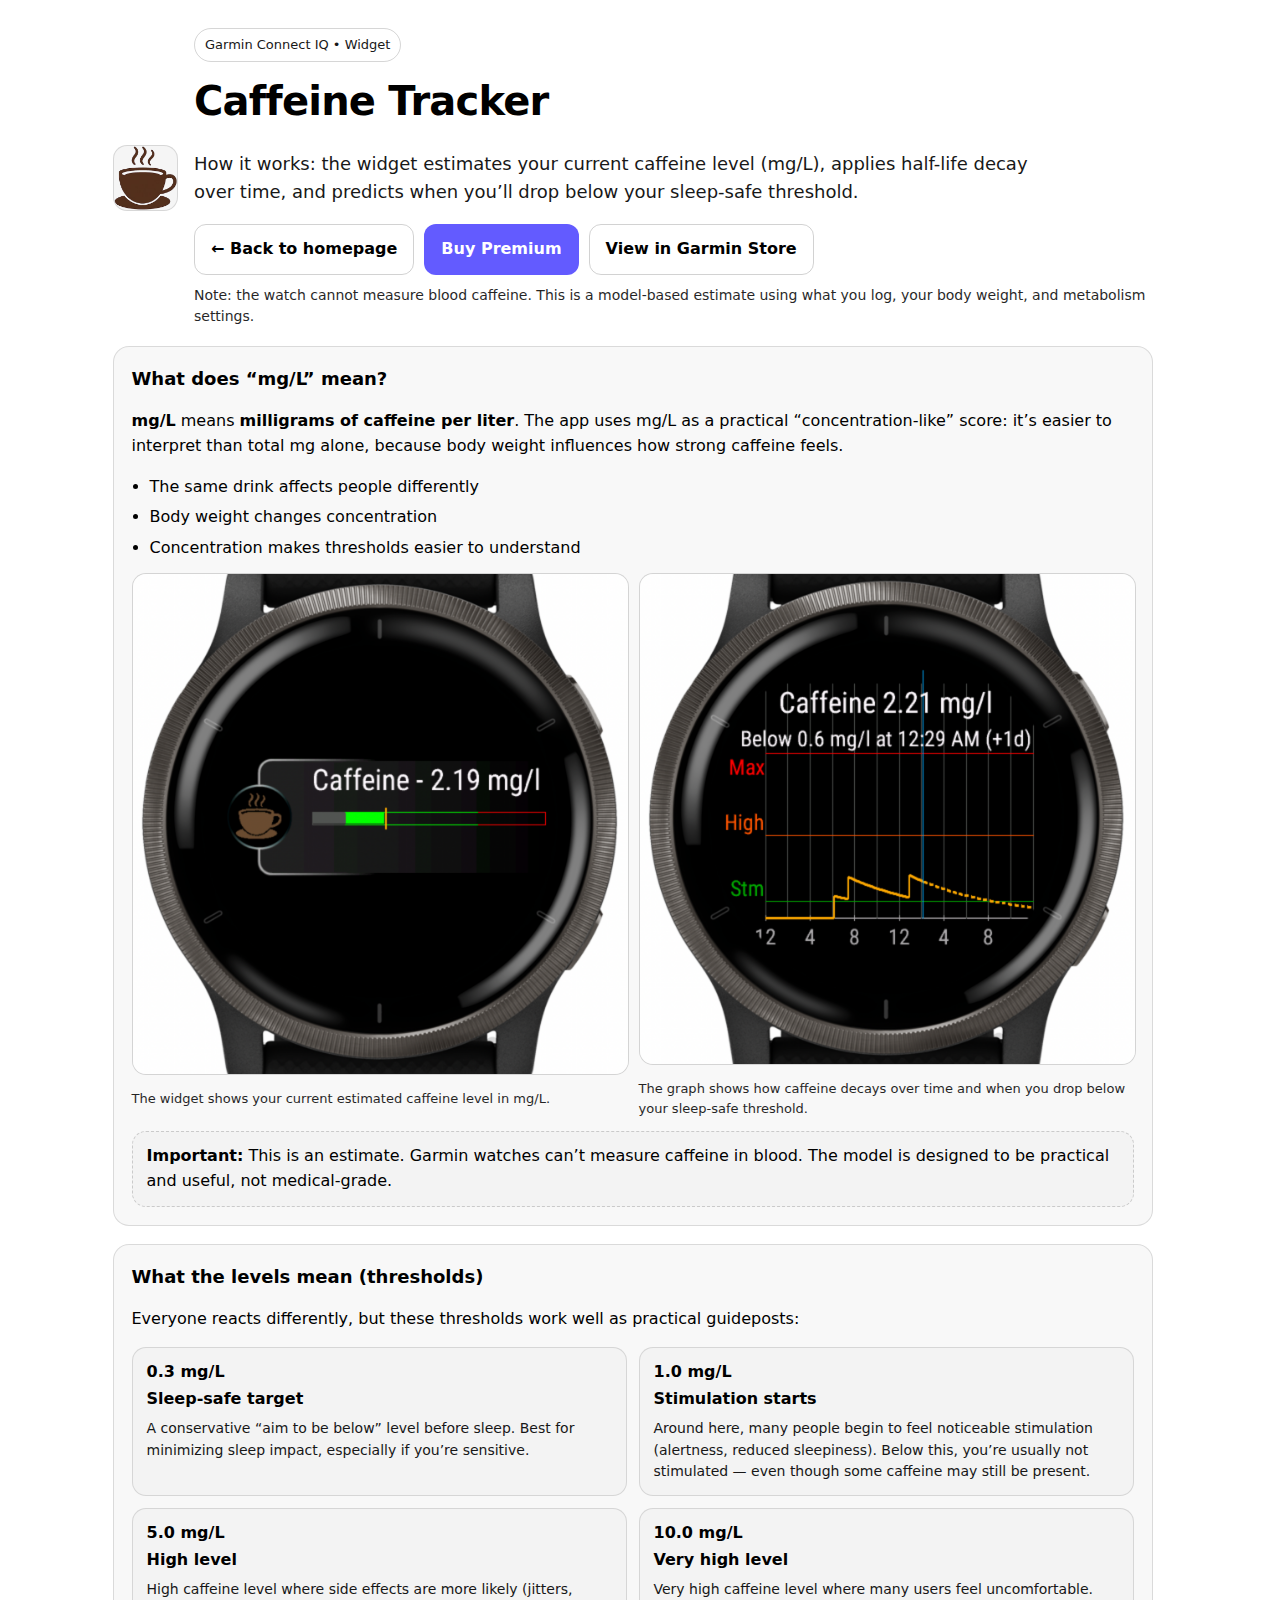
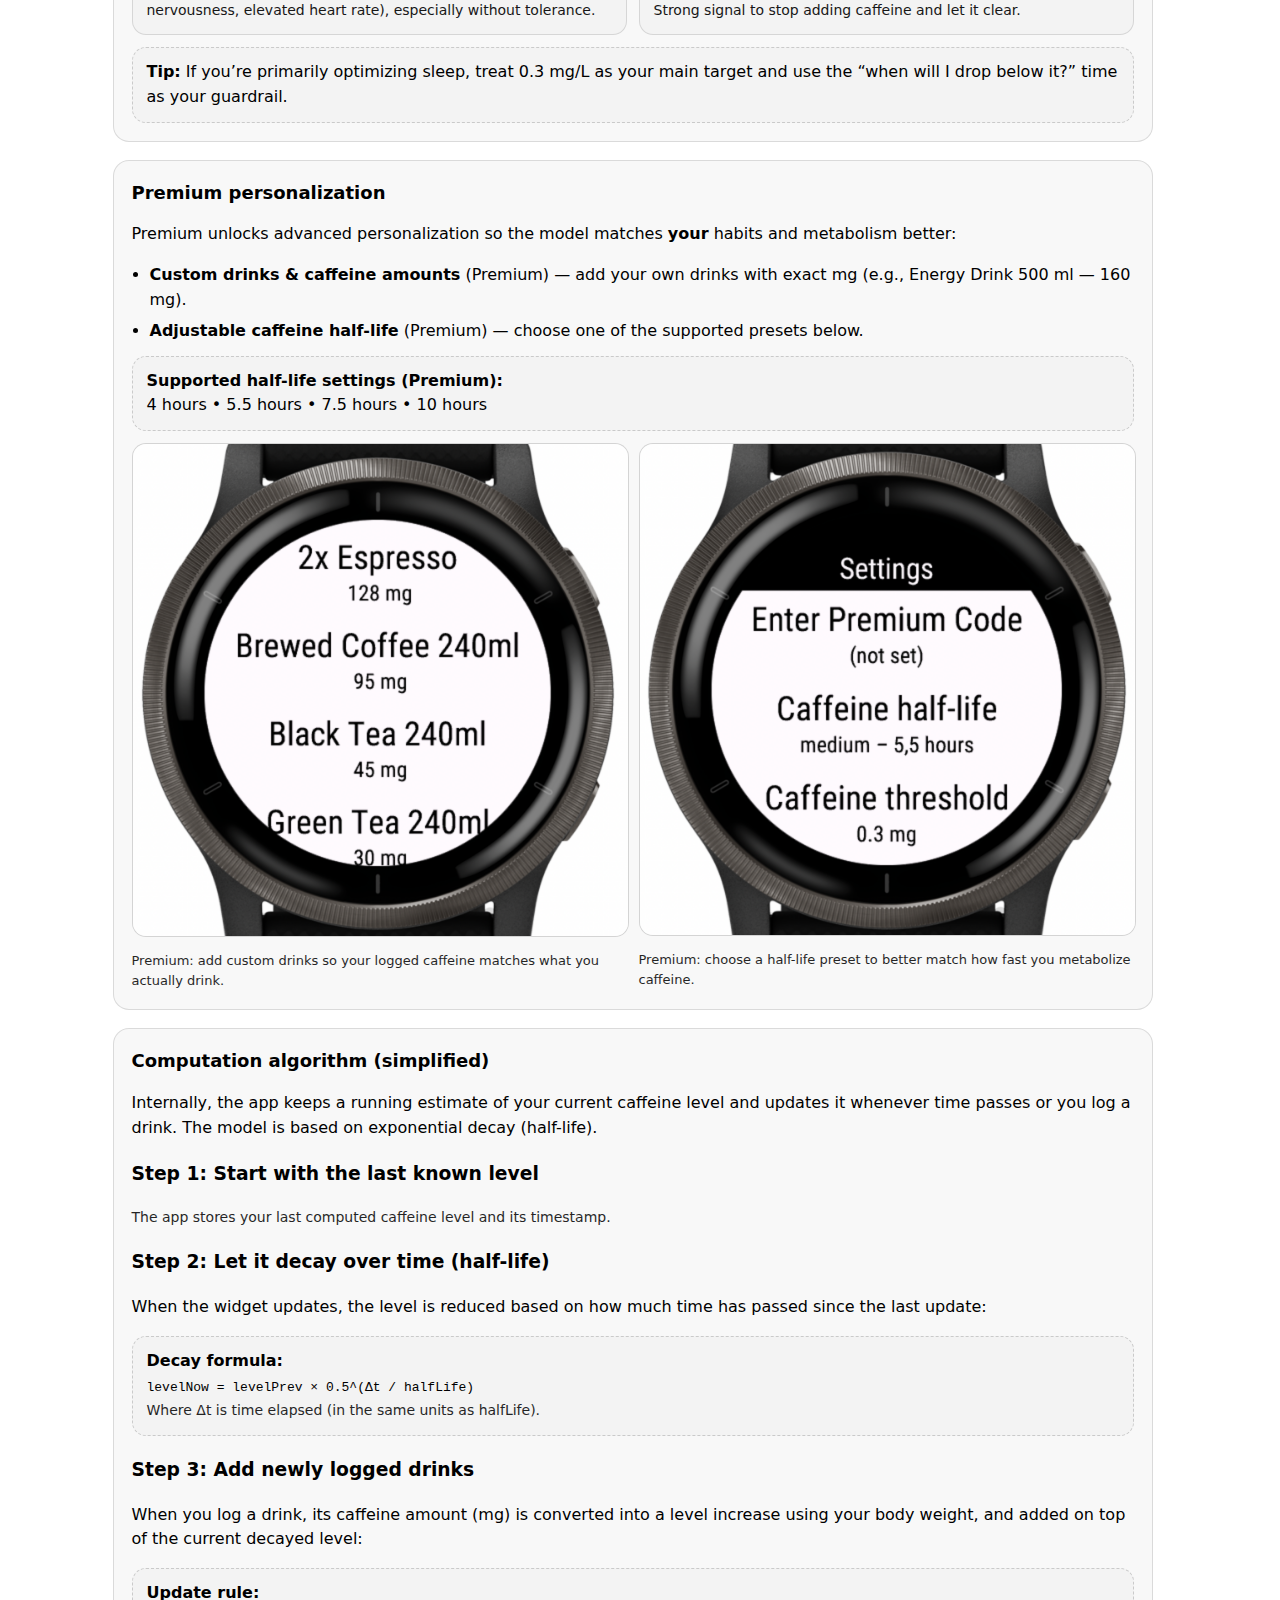
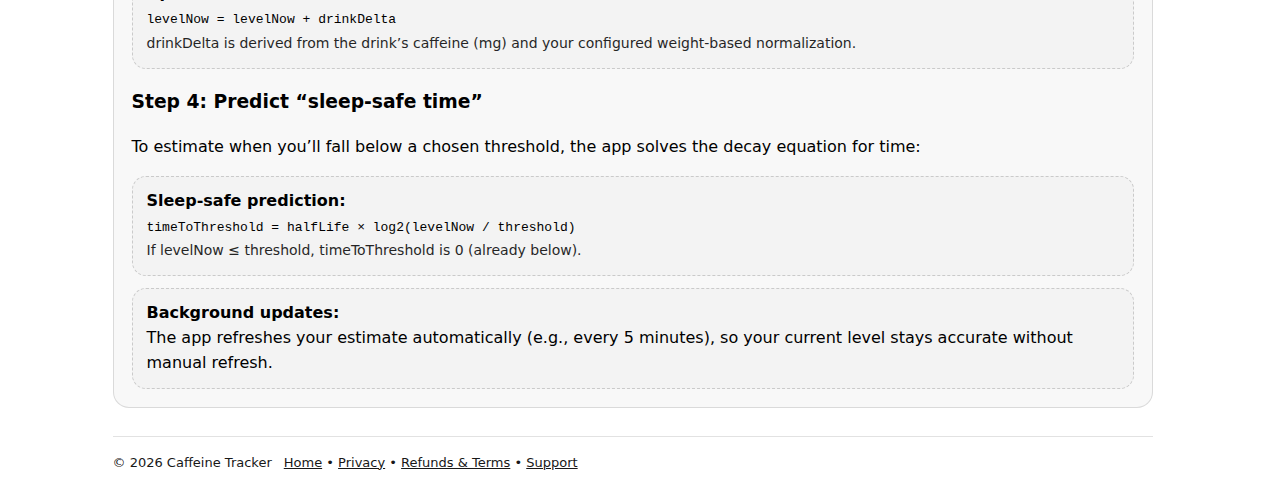
<file: how-it-works.html>
<!doctype html>
<html lang="en">
<head>
    <meta charset="utf-8" />
    <meta name="viewport" content="width=device-width,initial-scale=1" />

    <title>How Caffeine Tracker Works — levels, thresholds, and settings</title>
    <meta name="description" content="Learn how Caffeine Tracker estimates caffeine (mg/L), what thresholds mean, and how Premium personalization (custom drinks + half-life presets) works." />

    <link rel="icon" type="image/png" href="assets/brown-coffee-cup-icon.png">
    <link rel="apple-touch-icon" href="assets/brown-coffee-cup-icon.png">

    <link rel="stylesheet" href="assets/site.css">
    <link rel="stylesheet" href="assets/how-it-works.css">
</head>

<body>
<div class="wrap">

    <!-- =========================================================
         HEADER
         ========================================================= -->
    <!-- HERO (match index.html structure) -->
    <div class="top">
        <img class="icon" src="assets/brown-coffee-cup-icon.png" alt="Caffeine Tracker icon">
        <div>
            <span class="badge">Garmin Connect IQ • Widget</span>
            <h1>Caffeine Tracker</h1>
            <p class="lead">
                How it works: the widget estimates your current caffeine level (mg/L), applies half-life decay over time,
                and predicts when you’ll drop below your sleep-safe threshold.
            </p>

            <div class="cta">
                <a class="btn" href="index.html">← Back to homepage</a>

                <a class="btn primary"
                   href="https://buy.stripe.com/8x200cga46x56FP3MC28801"
                   target="_blank" rel="noopener">
                    Buy Premium
                </a>

                <a class="btn"
                   href="https://apps.garmin.com/en-US/apps/b9325e27-582a-4aeb-a3a5-963097915714"
                   target="_blank" rel="noopener">
                    View in Garmin Store
                </a>
            </div>

            <div class="muted">
                Note: the watch cannot measure blood caffeine. This is a model-based estimate using what you log, your body weight, and metabolism settings.
            </div>
        </div>
    </div>

    <!-- =========================================================
         WHAT “mg/L” MEANS
         ========================================================= -->
    <div class="card" id="units">
        <h2>What does “mg/L” mean?</h2>

        <p>
            <b>mg/L</b> means <b>milligrams of caffeine per liter</b>.
            The app uses mg/L as a practical “concentration-like” score:
            it’s easier to interpret than total mg alone, because body weight influences how strong caffeine feels.
        </p>

        <ul>
            <li>The same drink affects people differently</li>
            <li>Body weight changes concentration</li>
            <li>Concentration makes thresholds easier to understand</li>
        </ul>

        <div class="shotgrid">
            <div>
                <img class="shot" src="assets/WidgetDetail.png" alt="Widget showing current caffeine level in mg/L">
                <div class="caption">The widget shows your current estimated caffeine level in mg/L.</div>
            </div>
            <div>
                <img class="shot" src="assets/GraphDetail.png" alt="Graph showing caffeine decay and thresholds">
                <div class="caption">The graph shows how caffeine decays over time and when you drop below your sleep-safe threshold.</div>
            </div>
        </div>

        <div class="callout">
            <b>Important:</b> This is an estimate. Garmin watches can’t measure caffeine in blood.
            The model is designed to be practical and useful, not medical-grade.
        </div>
    </div>

    <!-- =========================================================
         THRESHOLDS
         ========================================================= -->
    <div class="card" id="thresholds">
        <h2>What the levels mean (thresholds)</h2>

        <p>
            Everyone reacts differently, but these thresholds work well as practical guideposts:
        </p>

        <div class="thresholds">
            <div class="tbox">
                <div class="tvalue">0.3 mg/L</div>
                <div class="tname">Sleep-safe target</div>
                <div class="tdesc">
                    A conservative “aim to be below” level before sleep. Best for minimizing sleep impact, especially if you’re sensitive.
                </div>
            </div>

            <div class="tbox">
                <div class="tvalue">1.0 mg/L</div>
                <div class="tname">Stimulation starts</div>
                <div class="tdesc">
                    Around here, many people begin to feel noticeable stimulation (alertness, reduced sleepiness).
                    Below this, you’re usually not stimulated — even though some caffeine may still be present.
                </div>
            </div>

            <div class="tbox">
                <div class="tvalue">5.0 mg/L</div>
                <div class="tname">High level</div>
                <div class="tdesc">
                    High caffeine level where side effects are more likely (jitters, nervousness, elevated heart rate), especially without tolerance.
                </div>
            </div>

            <div class="tbox">
                <div class="tvalue">10.0 mg/L</div>
                <div class="tname">Very high level</div>
                <div class="tdesc">
                    Very high caffeine level where many users feel uncomfortable. Strong signal to stop adding caffeine and let it clear.
                </div>
            </div>
        </div>

        <div class="callout">
            <b>Tip:</b> If you’re primarily optimizing sleep, treat 0.3 mg/L as your main target and use the “when will I drop below it?” time as your guardrail.
        </div>
    </div>

    <!-- =========================================================
         PREMIUM PERSONALIZATION
         ========================================================= -->
    <div class="card" id="premium">
        <h2>Premium personalization</h2>

        <p>
            Premium unlocks advanced personalization so the model matches <b>your</b> habits and metabolism better:
        </p>

        <ul>
            <li><b>Custom drinks & caffeine amounts</b> (Premium) — add your own drinks with exact mg (e.g., Energy Drink 500 ml — 160 mg).</li>
            <li><b>Adjustable caffeine half-life</b> (Premium) — choose one of the supported presets below.</li>
        </ul>

        <div class="callout">
            <b>Supported half-life settings (Premium):</b><br>
            4 hours • 5.5 hours • 7.5 hours • 10 hours
        </div>

        <div class="shotgrid">
            <div>
                <img class="shot" src="assets/AddDrink.png" alt="Add drink screen">
                <div class="caption">Premium: add custom drinks so your logged caffeine matches what you actually drink.</div>
            </div>
            <div>
                <img class="shot" src="assets/Settings.png" alt="Settings screen">
                <div class="caption">Premium: choose a half-life preset to better match how fast you metabolize caffeine.</div>
            </div>
        </div>
    </div>

    <!-- =========================================================
        ALGORITHM (STEP-BY-STEP)
        ========================================================= -->
    <div class="card" id="algorithm">
        <h2>Computation algorithm (simplified)</h2>

        <!-- COMMENT:
             Be transparent, but keep it understandable.
             Users care about "is this reasonable?" more than exact equations.
             Avoid claiming absorption/peak timing.
        -->
        <p>
            Internally, the app keeps a running estimate of your current caffeine level and updates it whenever time passes or you log a drink.
            The model is based on exponential decay (half-life).
        </p>

        <h3>Step 1: Start with the last known level</h3>
        <p class="muted">
            The app stores your last computed caffeine level and its timestamp.
        </p>

        <h3>Step 2: Let it decay over time (half-life)</h3>
        <p>
            When the widget updates, the level is reduced based on how much time has passed since the last update:
        </p>

        <div class="callout">
            <b>Decay formula:</b><br>
            <code>levelNow = levelPrev × 0.5^(Δt / halfLife)</code><br>
            <span class="muted">Where Δt is time elapsed (in the same units as halfLife).</span>
        </div>

        <h3>Step 3: Add newly logged drinks</h3>
        <p>
            When you log a drink, its caffeine amount (mg) is converted into a level increase using your body weight,
            and added on top of the current decayed level:
        </p>

        <div class="callout">
            <b>Update rule:</b><br>
            <code>levelNow = levelNow + drinkDelta</code><br>
            <span class="muted">
        drinkDelta is derived from the drink’s caffeine (mg) and your configured weight-based normalization.
      </span>
        </div>

        <h3>Step 4: Predict “sleep-safe time”</h3>
        <p>
            To estimate when you’ll fall below a chosen threshold, the app solves the decay equation for time:
        </p>

        <div class="callout">
            <b>Sleep-safe prediction:</b><br>
            <code>timeToThreshold = halfLife × log2(levelNow / threshold)</code><br>
            <span class="muted">If levelNow ≤ threshold, timeToThreshold is 0 (already below).</span>
        </div>

        <div class="callout">
            <b>Background updates:</b><br>
            The app refreshes your estimate automatically (e.g., every 5 minutes), so your current level stays accurate without manual refresh.
        </div>
    </div>

    <!-- =========================================================
         FOOTER
         ========================================================= -->
    <footer>
        <div>© <span id="y"></span> Caffeine Tracker</div>
        <div>
            <a href="index.html">Home</a> •
            <a href="privacy.html">Privacy</a> •
            <a href="refund.html">Refunds & Terms</a> •
            <a href="mailto:support@caffeinetracker.app">Support</a>
        </div>
    </footer>

</div>

<script>
    document.getElementById('y').textContent = new Date().getFullYear();
</script>
</body>
</html>
</file>
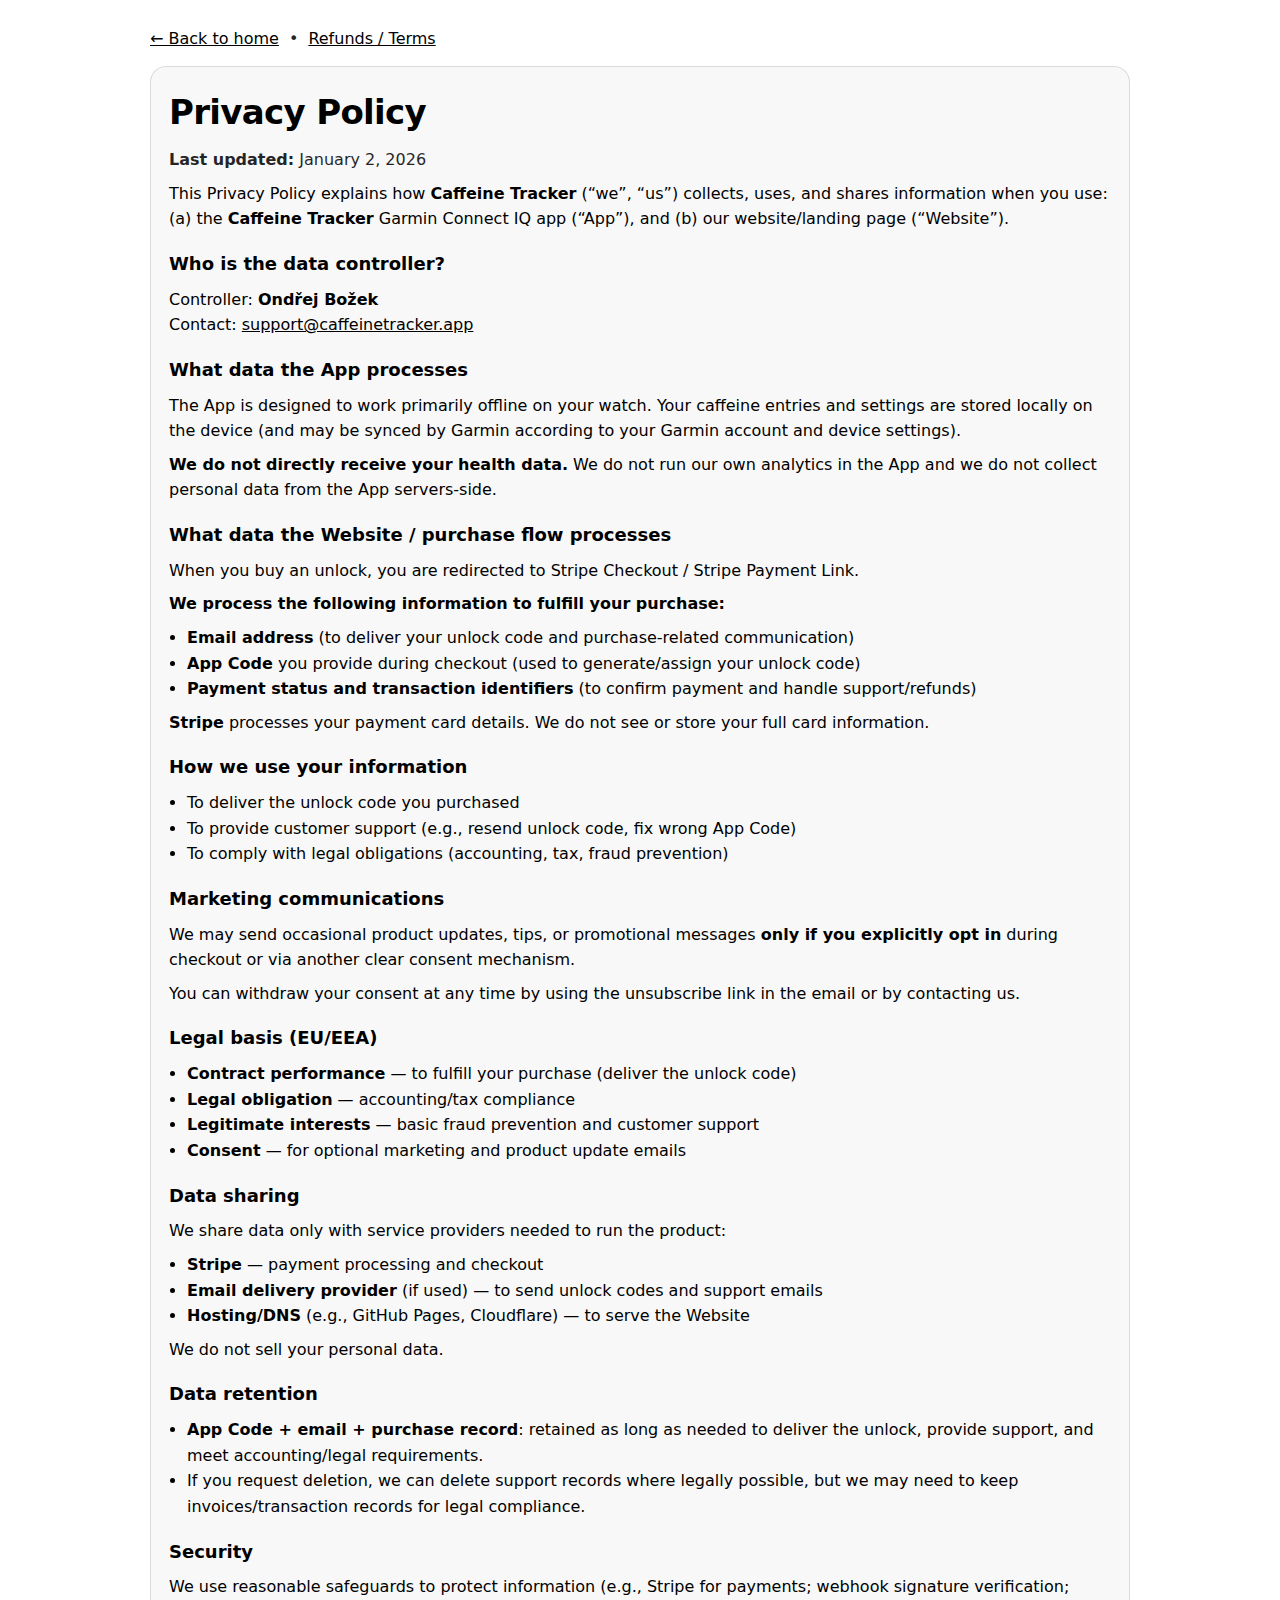
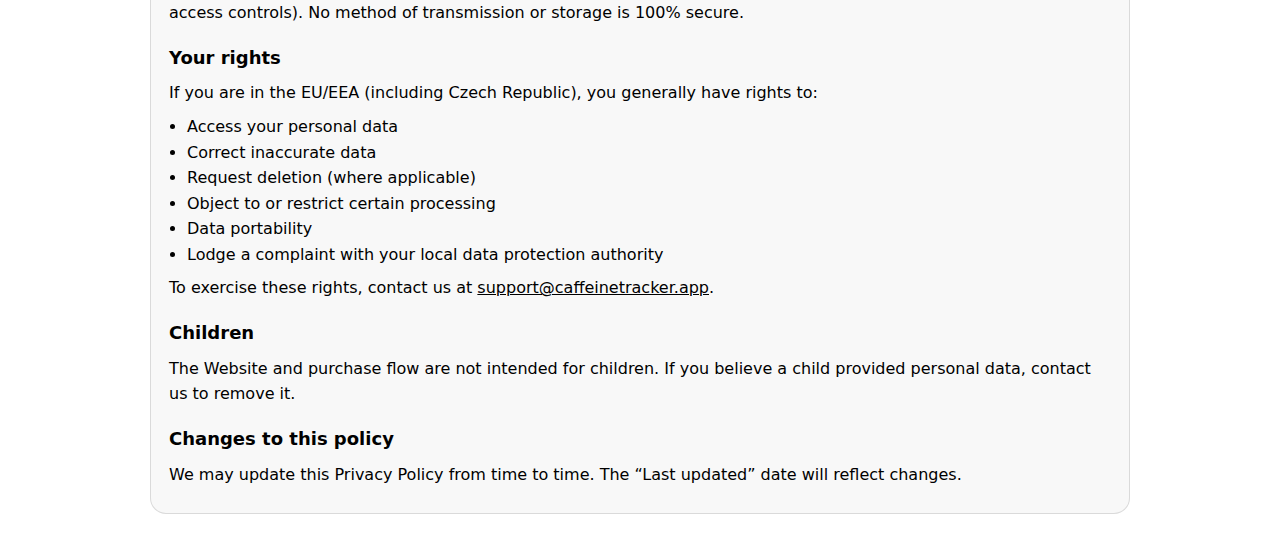
<file: privacy.html>
<!-- privacy.html -->
<!doctype html>
<html lang="en">
<head>
  <meta charset="utf-8" />
  <meta name="viewport" content="width=device-width,initial-scale=1" />
  <title>Privacy Policy — Caffeine Tracker</title>
  <meta name="description" content="Privacy Policy for the Caffeine Tracker Garmin app and website." />

  <link rel="canonical" href="https://www.caffeinetracker.app/privacy.html">

  <!-- Open Graph -->
  <meta property="og:type" content="website">
  <meta property="og:url" content="https://www.caffeinetracker.app/privacy.html">
  <meta property="og:title" content="Privacy Policy — Caffeine Tracker">
  <meta property="og:description" content="Privacy Policy for the Caffeine Tracker Garmin app and website.">
  <meta property="og:image" content="https://www.caffeinetracker.app/assets/brown-coffee-cup-icon.png">

  <!-- Twitter Card -->
  <meta name="twitter:card" content="summary">
  <meta name="twitter:title" content="Privacy Policy — Caffeine Tracker">
  <meta name="twitter:description" content="Privacy Policy for the Caffeine Tracker Garmin app and website.">
  <meta name="twitter:image" content="https://www.caffeinetracker.app/assets/brown-coffee-cup-icon.png">

  <link rel="icon" type="image/png" href="assets/brown-coffee-cup-icon.png">
  <link rel="apple-touch-icon" href="assets/brown-coffee-cup-icon.png">

  <style>
    :root { color-scheme: light dark; --max: 980px; }
    body { margin: 0; font-family: system-ui, -apple-system, Segoe UI, Roboto, Arial, sans-serif; line-height: 1.6; }
    .wrap { max-width: var(--max); margin: 0 auto; padding: 26px 18px; }
    .card { border:1px solid rgba(127,127,127,.25); border-radius: 16px; padding: 18px; background: rgba(127,127,127,.05); }
    h1 { margin: 0 0 6px; font-size: 34px; letter-spacing: -0.02em; }
    h2 { margin: 18px 0 8px; font-size: 18px; }
    p { margin: 8px 0; }
    ul { margin: 8px 0; padding-left: 18px; }
    .muted { opacity: .85; }
    .topbar { display:flex; gap: 10px; flex-wrap: wrap; align-items: center; margin-bottom: 14px; }
    a { color: inherit; }
    code { font-family: ui-monospace, SFMono-Regular, Menlo, Monaco, Consolas, monospace; font-size: 0.95em; }
  </style>
</head>
<body>
  <div class="wrap">
  <main>
    <nav aria-label="Breadcrumb" class="topbar">
      <a href="index.html">← Back to home</a>
      <span class="muted">•</span>
      <a href="refund.html">Refunds / Terms</a>
    </nav>

    <div class="card">
      <h1>Privacy Policy</h1>
      <p class="muted"><b>Last updated:</b> January 2, 2026</p>

      <p>
        This Privacy Policy explains how <b>Caffeine Tracker</b> (“we”, “us”) collects, uses, and shares information when you use:
        (a) the <b>Caffeine Tracker</b> Garmin Connect IQ app (“App”), and
        (b) our website/landing page (“Website”).
      </p>

      <h2>Who is the data controller?</h2>
      <p>
        Controller: <b>Ondřej Božek</b><br/>
        Contact: <a href="mailto:support@caffeinetracker.app">support@caffeinetracker.app</a><br/>
      </p>

      <h2>What data the App processes</h2>
      <p>
        The App is designed to work primarily offline on your watch. Your caffeine entries and settings are stored locally on the device (and may be synced by Garmin
        according to your Garmin account and device settings).
      </p>
      <p><b>We do not directly receive your health data.</b> We do not run our own analytics in the App and we do not collect personal data from the App servers-side.</p>

      <h2>What data the Website / purchase flow processes</h2>
      <p>When you buy an unlock, you are redirected to Stripe Checkout / Stripe Payment Link.</p>
      <p>
        <b>We process the following information to fulfill your purchase:</b>
      </p>
      <ul>
        <li><b>Email address</b> (to deliver your unlock code and purchase-related communication)</li>
        <li><b>App Code</b> you provide during checkout (used to generate/assign your unlock code)</li>
        <li><b>Payment status and transaction identifiers</b> (to confirm payment and handle support/refunds)</li>
      </ul>
      <p>
        <b>Stripe</b> processes your payment card details. We do not see or store your full card information.
      </p>

      <h2>How we use your information</h2>
      <ul>
        <li>To deliver the unlock code you purchased</li>
        <li>To provide customer support (e.g., resend unlock code, fix wrong App Code)</li>
        <li>To comply with legal obligations (accounting, tax, fraud prevention)</li>
      </ul>

      <h2>Marketing communications</h2>
      <p>
        We may send occasional product updates, tips, or promotional messages
        <b>only if you explicitly opt in</b> during checkout or via another clear consent mechanism.
      </p>
      <p>
        You can withdraw your consent at any time by using the unsubscribe link
        in the email or by contacting us.
      </p>

      <h2>Legal basis (EU/EEA)</h2>
      <ul>
        <li><b>Contract performance</b> — to fulfill your purchase (deliver the unlock code)</li>
        <li><b>Legal obligation</b> — accounting/tax compliance</li>
        <li><b>Legitimate interests</b> — basic fraud prevention and customer support</li>
        <li><b>Consent</b> — for optional marketing and product update emails</li>
      </ul>

      <h2>Data sharing</h2>
      <p>We share data only with service providers needed to run the product:</p>
      <ul>
        <li><b>Stripe</b> — payment processing and checkout</li>
        <li><b>Email delivery provider</b> (if used) — to send unlock codes and support emails</li>
        <li><b>Hosting/DNS</b> (e.g., GitHub Pages, Cloudflare) — to serve the Website</li>
      </ul>
      <p>We do not sell your personal data.</p>

      <h2>Data retention</h2>
      <ul>
        <li><b>App Code + email + purchase record</b>: retained as long as needed to deliver the unlock, provide support, and meet accounting/legal requirements.</li>
        <li>If you request deletion, we can delete support records where legally possible, but we may need to keep invoices/transaction records for legal compliance.</li>
      </ul>

      <h2>Security</h2>
      <p>
        We use reasonable safeguards to protect information (e.g., Stripe for payments; webhook signature verification; access controls).
        No method of transmission or storage is 100% secure.
      </p>

      <h2>Your rights</h2>
      <p>If you are in the EU/EEA (including Czech Republic), you generally have rights to:</p>
      <ul>
        <li>Access your personal data</li>
        <li>Correct inaccurate data</li>
        <li>Request deletion (where applicable)</li>
        <li>Object to or restrict certain processing</li>
        <li>Data portability</li>
        <li>Lodge a complaint with your local data protection authority</li>
      </ul>
      <p>
        To exercise these rights, contact us at <a href="mailto:support@caffeinetracker.app">support@caffeinetracker.app</a>.
      </p>

      <h2>Children</h2>
      <p>
        The Website and purchase flow are not intended for children. If you believe a child provided personal data, contact us to remove it.
      </p>

      <h2>Changes to this policy</h2>
      <p>
        We may update this Privacy Policy from time to time. The “Last updated” date will reflect changes.
      </p>
    </div>
  </main>
  </div>
</body>
</html>
</file>
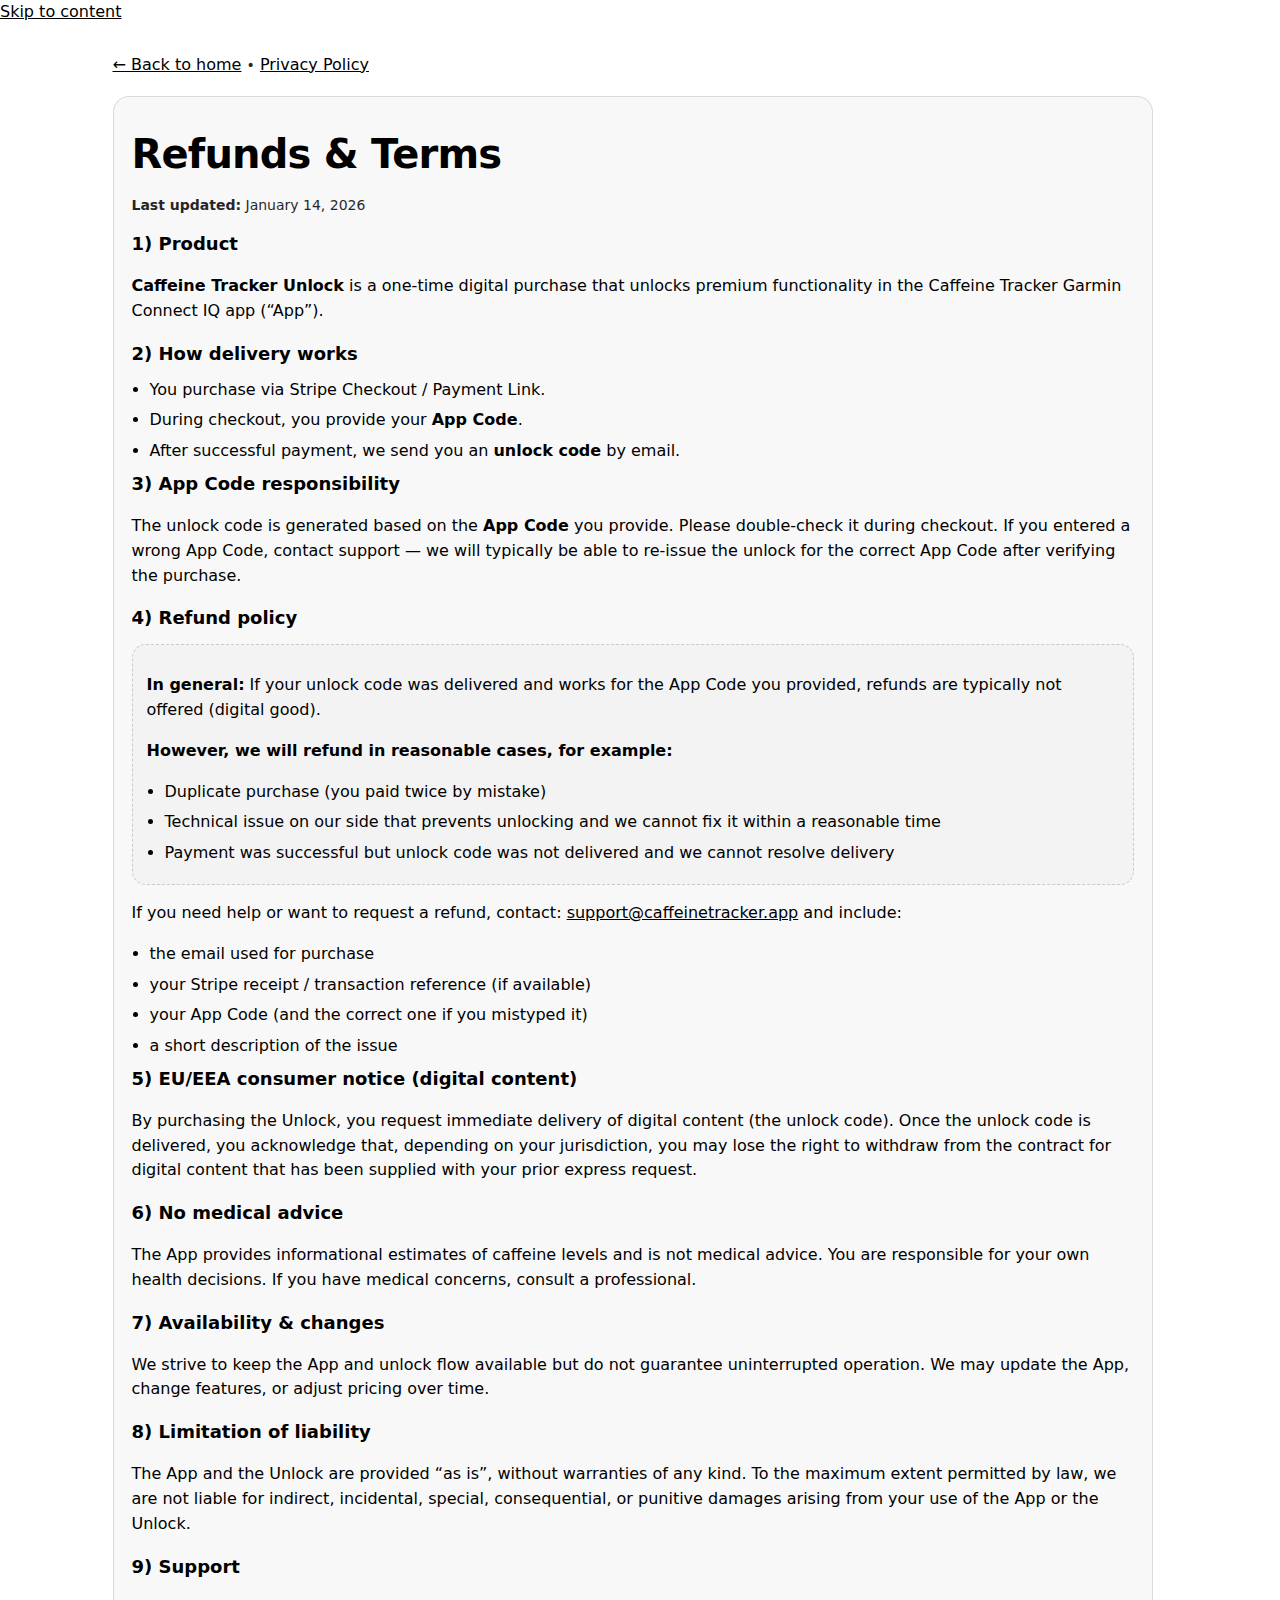
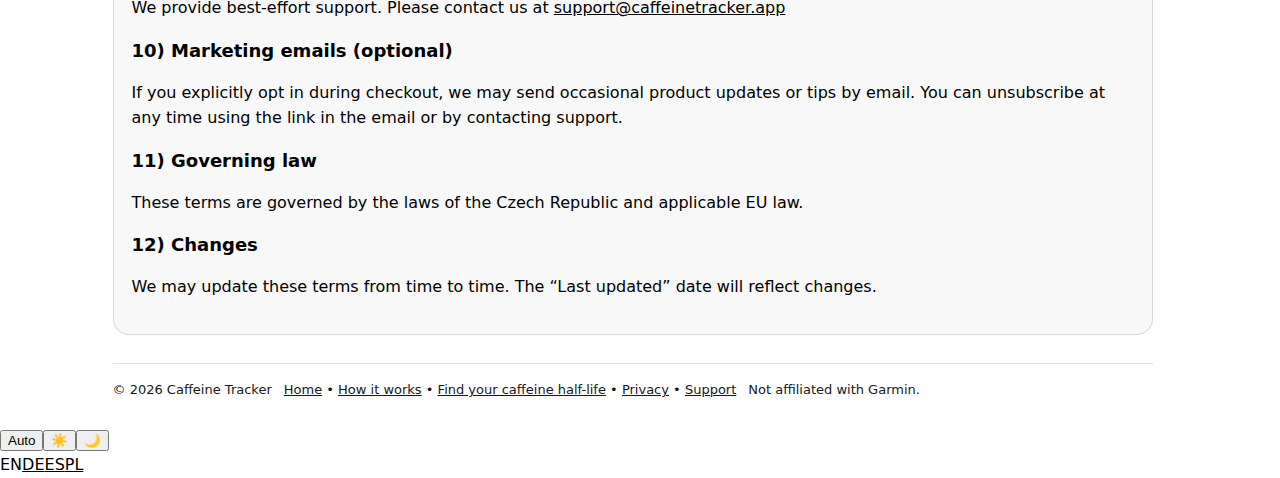
<file: refund.html>
<!doctype html>
<html lang="en">
<head>
  <meta charset="utf-8" />
  <meta name="viewport" content="width=device-width,initial-scale=1" />
  <meta name="theme-color" content="#53311C">
  <title>Refunds & Terms — Caffeine Tracker</title>
  <meta name="description" content="Refund and Terms for the Caffeine Tracker Garmin app unlock purchase." />

  <link rel="canonical" href="https://www.caffeinetracker.app/refund.html">

  <!-- Open Graph -->
  <meta property="og:type" content="website">
  <meta property="og:url" content="https://www.caffeinetracker.app/refund.html">
  <meta property="og:title" content="Refunds & Terms — Caffeine Tracker">
  <meta property="og:description" content="Refund and Terms for the Caffeine Tracker Garmin app unlock purchase.">
  <meta property="og:image" content="https://www.caffeinetracker.app/assets/brown-coffee-cup-icon.png">
  <meta property="og:site_name" content="Caffeine Tracker">
  <meta property="og:locale" content="en_US">

  <!-- Twitter Card -->
  <meta name="twitter:card" content="summary">
  <meta name="twitter:title" content="Refunds & Terms — Caffeine Tracker">
  <meta name="twitter:description" content="Refund and Terms for the Caffeine Tracker Garmin app unlock purchase.">
  <meta name="twitter:image" content="https://www.caffeinetracker.app/assets/brown-coffee-cup-icon.png">

  <link rel="icon" type="image/png" href="assets/brown-coffee-cup-icon.png">
  <link rel="apple-touch-icon" href="assets/brown-coffee-cup-icon.png">

  <link rel="stylesheet" href="assets/site.css">
  <script src="assets/theme-toggle.js"></script>
  <script src="assets/lang-switcher.js"></script>
</head>
<body>
<a class="skip-link" href="#main">Skip to content</a>
<div class="wrap">
<main id="main">
  <nav aria-label="Breadcrumb" class="topbar">
    <a href="index.html">← Back to home</a>
    <span class="muted">•</span>
    <a href="privacy.html">Privacy Policy</a>
  </nav>

  <div class="card legal">
    <h1>Refunds & Terms</h1>
    <p class="muted"><b>Last updated:</b> January 14, 2026</p>

    <h2>1) Product</h2>
    <p>
      <b>Caffeine Tracker Unlock</b> is a one-time digital purchase that unlocks premium functionality
      in the Caffeine Tracker Garmin Connect IQ app (“App”).
    </p>

    <h2>2) How delivery works</h2>
    <ul>
      <li>You purchase via Stripe Checkout / Payment Link.</li>
      <li>During checkout, you provide your <b>App Code</b>.</li>
      <li>After successful payment, we send you an <b>unlock code</b> by email.</li>
    </ul>

    <h2>3) App Code responsibility</h2>
    <p>
      The unlock code is generated based on the <b>App Code</b> you provide. Please double-check it during checkout.
      If you entered a wrong App Code, contact support — we will typically be able to re-issue the unlock
      for the correct App Code after verifying the purchase.
    </p>

    <h2>4) Refund policy</h2>
    <div class="callout">
      <p>
        <b>In general:</b> If your unlock code was delivered and works for the App Code you provided,
        refunds are typically not offered (digital good).
      </p>
      <p><b>However, we will refund in reasonable cases, for example:</b></p>
      <ul>
        <li>Duplicate purchase (you paid twice by mistake)</li>
        <li>Technical issue on our side that prevents unlocking and we cannot fix it within a reasonable time</li>
        <li>Payment was successful but unlock code was not delivered and we cannot resolve delivery</li>
      </ul>
    </div>

    <p>
      If you need help or want to request a refund, contact:
      <a href="mailto:support@caffeinetracker.app">support@caffeinetracker.app</a> and include:
    </p>
    <ul>
      <li>the email used for purchase</li>
      <li>your Stripe receipt / transaction reference (if available)</li>
      <li>your App Code (and the correct one if you mistyped it)</li>
      <li>a short description of the issue</li>
    </ul>

    <h2>5) EU/EEA consumer notice (digital content)</h2>
    <p>
      By purchasing the Unlock, you request immediate delivery of digital content (the unlock code).
      Once the unlock code is delivered, you acknowledge that, depending on your jurisdiction, you may lose
      the right to withdraw from the contract for digital content that has been supplied with your prior express request.
    </p>

    <h2>6) No medical advice</h2>
    <p>
      The App provides informational estimates of caffeine levels and is not medical advice.
      You are responsible for your own health decisions. If you have medical concerns, consult a professional.
    </p>

    <h2>7) Availability & changes</h2>
    <p>
      We strive to keep the App and unlock flow available but do not guarantee uninterrupted operation.
      We may update the App, change features, or adjust pricing over time.
    </p>

    <h2>8) Limitation of liability</h2>
    <p>
      The App and the Unlock are provided “as is”, without warranties of any kind.
      To the maximum extent permitted by law, we are not liable for indirect, incidental, special,
      consequential, or punitive damages arising from your use of the App or the Unlock.
    </p>

    <h2>9) Support</h2>
    <p>
      We provide best-effort support. Please contact us at
      <a href="mailto:support@caffeinetracker.app">support@caffeinetracker.app</a>
    </p>

    <h2>10) Marketing emails (optional)</h2>
    <p>
      If you explicitly opt in during checkout, we may send occasional product updates or tips by email.
      You can unsubscribe at any time using the link in the email or by contacting support.
    </p>

    <h2>11) Governing law</h2>
    <p>
      These terms are governed by the laws of the Czech Republic and applicable EU law.
    </p>

    <h2>12) Changes</h2>
    <p>
      We may update these terms from time to time. The “Last updated” date will reflect changes.
    </p>
  </div>
</main>

    <footer>
        <div>© <span id="y"></span> Caffeine Tracker</div>
        <nav aria-label="Footer navigation">
            <a href="index.html">Home</a> •
            <a href="how-it-works.html">How it works</a> •
            <a href="halflife-wizard.html">Find your caffeine half-life</a> •
            <a href="privacy.html">Privacy</a> •
            <a href="mailto:support@caffeinetracker.app">Support</a>
        </nav>
        <div>Not affiliated with Garmin.</div>
    </footer>

</div>

<script>
    document.getElementById('y').textContent = new Date().getFullYear();
</script>
</body>
</html>
</file>
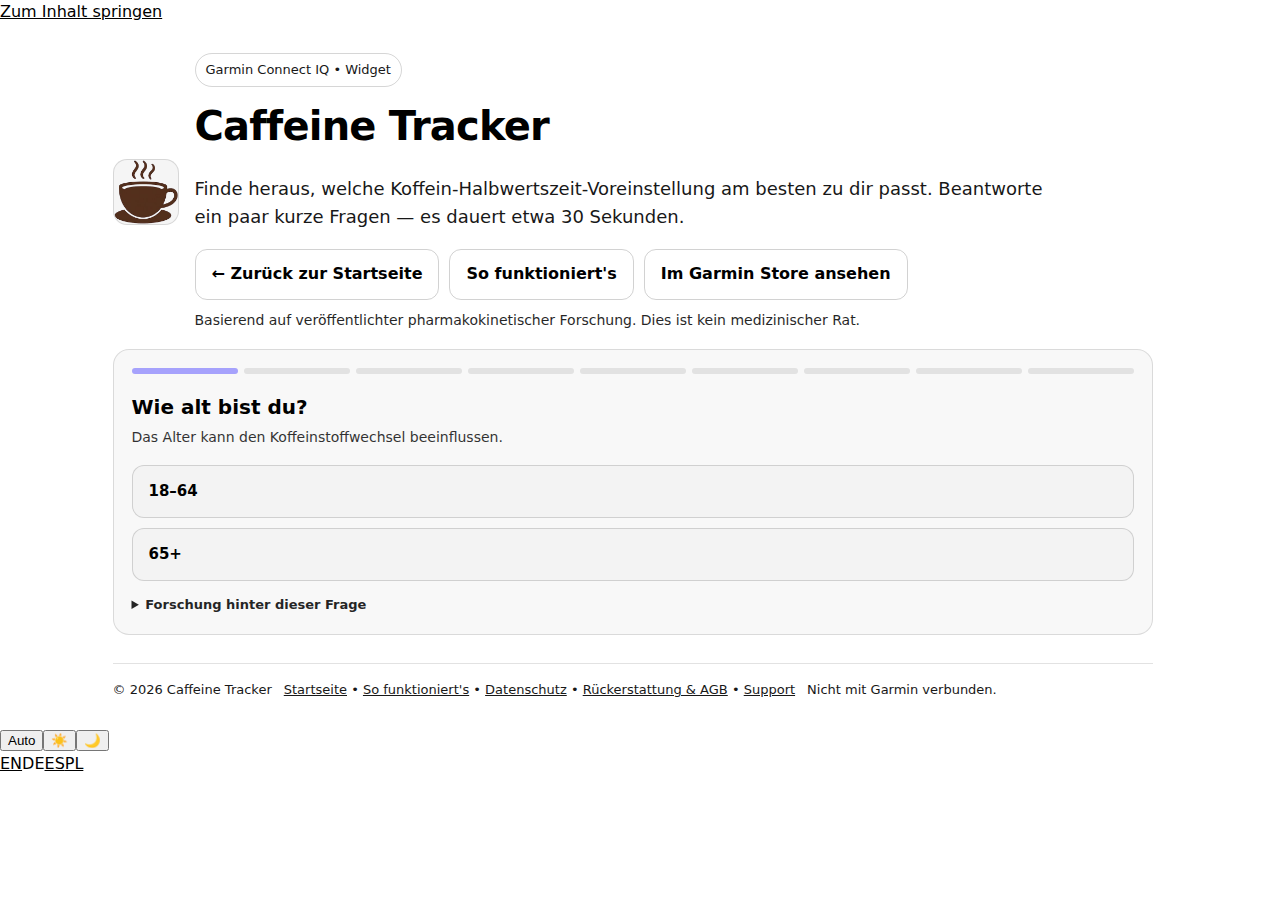
<file: de/halflife-wizard.html>
<!doctype html>
<html lang="de">
<head>
    <meta charset="utf-8"/>
    <meta name="viewport" content="width=device-width,initial-scale=1"/>
    <meta name="theme-color" content="#53311C">

    <title>Finde deine Koffein-Halbwertszeit — Caffeine Tracker</title>
    <meta name="description"
          content="Beantworte ein paar kurze Fragen, um deine persönliche Koffein-Halbwertszeit zu schätzen und die richtige Garmin-Widget-Voreinstellung zu wählen."/>

    <link rel="canonical" href="https://www.caffeinetracker.app/de/halflife-wizard.html">
    <link rel="alternate" hreflang="en" href="https://www.caffeinetracker.app/halflife-wizard.html">
    <link rel="alternate" hreflang="de" href="https://www.caffeinetracker.app/de/halflife-wizard.html">
    <link rel="alternate" hreflang="es" href="https://www.caffeinetracker.app/es/halflife-wizard.html">
    <link rel="alternate" hreflang="pl" href="https://www.caffeinetracker.app/pl/halflife-wizard.html">
    <link rel="alternate" hreflang="x-default" href="https://www.caffeinetracker.app/halflife-wizard.html">

    <!-- Open Graph -->
    <meta property="og:type" content="website">
    <meta property="og:url" content="https://www.caffeinetracker.app/de/halflife-wizard.html">
    <meta property="og:title" content="Finde deine Koffein-Halbwertszeit — Caffeine Tracker">
    <meta property="og:description" content="Beantworte ein paar kurze Fragen, um deine persönliche Koffein-Halbwertszeit zu schätzen und die richtige Garmin-Widget-Voreinstellung zu wählen.">
    <meta property="og:image" content="https://www.caffeinetracker.app/assets/brown-coffee-cup-icon.png">
    <meta property="og:site_name" content="Caffeine Tracker">
    <meta property="og:locale" content="de_DE">

    <!-- Twitter Card -->
    <meta name="twitter:card" content="summary">
    <meta name="twitter:title" content="Finde deine Koffein-Halbwertszeit — Caffeine Tracker">
    <meta name="twitter:description" content="Beantworte ein paar kurze Fragen, um deine persönliche Koffein-Halbwertszeit zu schätzen und die richtige Garmin-Widget-Voreinstellung zu wählen.">
    <meta name="twitter:image" content="https://www.caffeinetracker.app/assets/brown-coffee-cup-icon.png">

    <link rel="icon" type="image/png" href="../assets/brown-coffee-cup-icon.png">
    <link rel="apple-touch-icon" href="../assets/brown-coffee-cup-icon.png">

    <link rel="stylesheet" href="../assets/site.css">
    <link rel="stylesheet" href="../assets/halflife-wizard.css">
    <script src="../assets/theme-toggle.js"></script>
    <script src="../assets/lang-switcher.js"></script>
</head>

<body>
<a class="skip-link" href="#main">Zum Inhalt springen</a>
<div class="wrap">
<main id="main">

    <!-- HERO -->
    <div class="top">
        <img class="icon" src="../assets/brown-coffee-cup-icon.png" alt="Caffeine Tracker Symbol" width="240" height="242">
        <div>
            <span class="badge">Garmin Connect IQ • Widget</span>
            <h1>Caffeine Tracker</h1>
            <p class="lead">
                Finde heraus, welche Koffein-Halbwertszeit-Voreinstellung am besten zu dir passt.
                Beantworte ein paar kurze Fragen — es dauert etwa 30 Sekunden.
            </p>

            <div class="cta">
                <a class="btn" href="index.html">← Zurück zur Startseite</a>

                <a class="btn" href="how-it-works.html">
                    So funktioniert's
                </a>

                <a class="btn"
                   href="https://apps.garmin.com/de-DE/apps/b9325e27-582a-4aeb-a3a5-963097915714"
                   target="_blank" rel="noopener">
                    Im Garmin Store ansehen
                </a>
            </div>

            <div class="muted">
                Basierend auf veröffentlichter pharmakokinetischer Forschung. Dies ist kein medizinischer Rat.
            </div>
        </div>
    </div>

    <!-- WIZARD CARD -->
    <div class="card" id="wizard">
        <div class="wizard-progress" id="wizardProgress"></div>
        <div id="wizardSteps"></div>

        <div class="wizard-step" id="wizardResult">
            <h2 class="wizard-title">Deine empfohlene Voreinstellung</h2>
            <p class="wizard-subtitle">Basierend auf deinen Antworten ist die beste Halbwertszeit-Einstellung für dich:</p>

            <div class="result-value">
                <span id="resultPreset"></span>
                <span class="result-unit">Stunden</span>
            </div>

            <p class="result-detail" id="resultRaw"></p>

            <div class="callout" id="resultWarning" style="display:none">
                <b>⚠ Wichtig:</b>
                <span id="resultWarningText"></span>
            </div>

            <div class="callout">
                <b>So wendest du das an:</b><br>
                Öffne Caffeine Tracker auf deiner Uhr → Einstellungen → Halbwertszeit → wähle
                <b><span id="resultPresetRepeat"></span> Stunden</b>.
            </div>

            <div class="wizard-nav">
                <button class="btn" id="btnRestart">Neu starten</button>
            </div>
        </div>
    </div>

</main>

    <!-- FOOTER -->
    <footer>
        <div>© <span id="y"></span> Caffeine Tracker</div>
        <nav aria-label="Footer-Navigation">
            <a href="index.html">Startseite</a> •
            <a href="how-it-works.html">So funktioniert's</a> •
            <a href="../privacy.html">Datenschutz</a> •
            <a href="../refund.html">Rückerstattung & AGB</a> •
            <a href="mailto:support@caffeinetracker.app">Support</a>
        </nav>
        <div>Nicht mit Garmin verbunden.</div>
    </footer>

</div>

<script src="../assets/halflife-wizard.js"></script>
<script src="../assets/halflife-wizard.de.js"></script>
<script>
(function () {
    var stepsEl   = document.getElementById("wizardSteps");
    var progressEl= document.getElementById("wizardProgress");
    var resultEl  = document.getElementById("wizardResult");
    var presetEl  = document.getElementById("resultPreset");
    var rawEl     = document.getElementById("resultRaw");
    var repeatEl  = document.getElementById("resultPresetRepeat");
    var warningEl = document.getElementById("resultWarning");
    var warningTxt= document.getElementById("resultWarningText");
    var restartBtn= document.getElementById("btnRestart");

    var answers  = {};
    var current  = 0;
    var total    = QUESTIONS.length;

    function buildProgress() {
        progressEl.innerHTML = "";
        for (var i = 0; i < total; i++) {
            var pip = document.createElement("div");
            pip.className = "pip" + (i < current ? " done" : "") + (i === current ? " current" : "");
            progressEl.appendChild(pip);
        }
    }

    function renderStep() {
        stepsEl.innerHTML = "";
        resultEl.classList.remove("active");
        if (current >= total) { showResult(); return; }

        var q = QUESTIONS[current];
        var step = document.createElement("div");
        step.className = "wizard-step active";

        var h = document.createElement("h2");
        h.className = "wizard-title";
        h.textContent = q.title;
        step.appendChild(h);

        if (q.subtitle) {
            var sub = document.createElement("p");
            sub.className = "wizard-subtitle";
            sub.textContent = q.subtitle;
            step.appendChild(sub);
        }

        var opts = document.createElement("div");
        opts.className = "wizard-options";
        q.options.forEach(function (opt) {
            var btn = document.createElement("button");
            btn.type = "button";
            btn.className = "wizard-option" + (answers[q.id] === opt.value ? " selected" : "");
            btn.textContent = opt.label;
            btn.addEventListener("click", function () {
                answers[q.id] = opt.value;
                current++;
                buildProgress();
                renderStep();
            });
            opts.appendChild(btn);
        });
        step.appendChild(opts);

        if (q.sources && q.sources.length) {
            var details = document.createElement("details");
            details.className = "wizard-sources";
            var summary = document.createElement("summary");
            summary.textContent = "Forschung hinter dieser Frage";
            details.appendChild(summary);
            var list = document.createElement("ul");
            q.sources.forEach(function (src) {
                var li = document.createElement("li");
                if (src.url) {
                    var a = document.createElement("a");
                    a.href = src.url; a.target = "_blank"; a.rel = "noopener";
                    a.textContent = src.text; li.appendChild(a);
                } else { li.textContent = src.text; }
                list.appendChild(li);
            });
            details.appendChild(list);
            step.appendChild(details);
        }

        if (current > 0) {
            var nav = document.createElement("div");
            nav.className = "wizard-nav";
            var back = document.createElement("button");
            back.type = "button"; back.className = "btn"; back.textContent = "← Zurück";
            back.addEventListener("click", function () { current--; buildProgress(); renderStep(); });
            nav.appendChild(back);
            step.appendChild(nav);
        }

        stepsEl.appendChild(step);
        buildProgress();
    }

    function showResult() {
        stepsEl.innerHTML = "";
        var result = computeHalfLife(answers);
        presetEl.textContent = result.preset;
        repeatEl.textContent = result.preset;
        rawEl.textContent = "Berechnete Schätzung: " + result.raw + " h (auf nächste Voreinstellung gerundet).";

        var warnings = [];
        if (answers.pregnancy && answers.pregnancy !== "no") {
            warnings.push("Der Koffeinabbau ist während der Schwangerschaft stark verlangsamt. Erwäge die Aufnahme auf ≤ 200 mg/Tag zu begrenzen.");
        }
        if (answers.liver === "severe") {
            warnings.push("Schwere Lebererkrankungen können die Halbwertszeit auf 20+ Stunden erhöhen. Konsultiere deinen Arzt bezüglich Koffeinkonsum.");
        }
        if (answers.medication === "fluvoxamine") {
            warnings.push("Fluvoxamin kann die Koffein-Halbwertszeit drastisch erhöhen. Achte auf Koffeinanreicherung.");
        }

        if (warnings.length) {
            warningEl.style.display = "";
            warningTxt.innerHTML = warnings.join("<br>");
        } else { warningEl.style.display = "none"; }

        resultEl.classList.add("active");
        progressEl.innerHTML = "";
        for (var i = 0; i < total; i++) {
            var pip = document.createElement("div");
            pip.className = "pip done";
            progressEl.appendChild(pip);
        }
    }

    restartBtn.addEventListener("click", function () {
        answers = {}; current = 0; buildProgress(); renderStep();
    });

    buildProgress();
    renderStep();
    document.getElementById("y").textContent = new Date().getFullYear();
})();
</script>
</body>
</html>
</file>
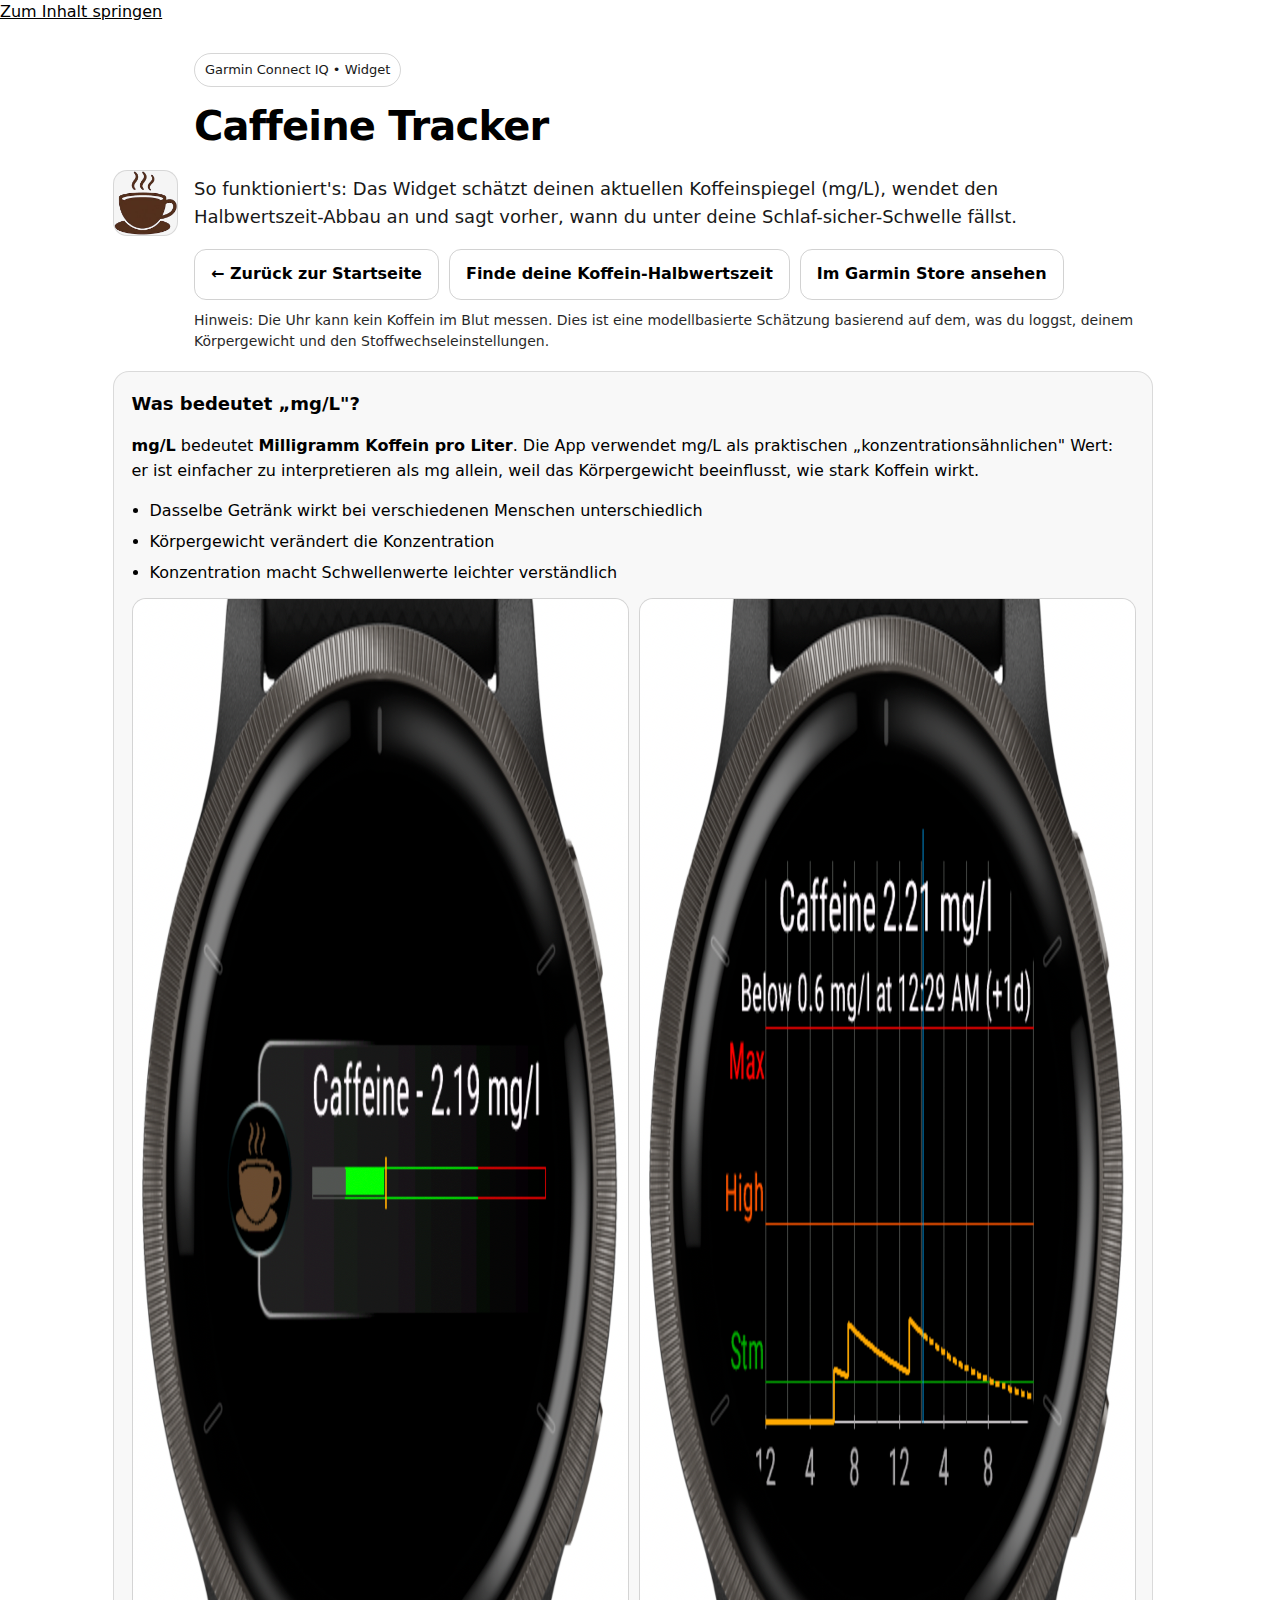
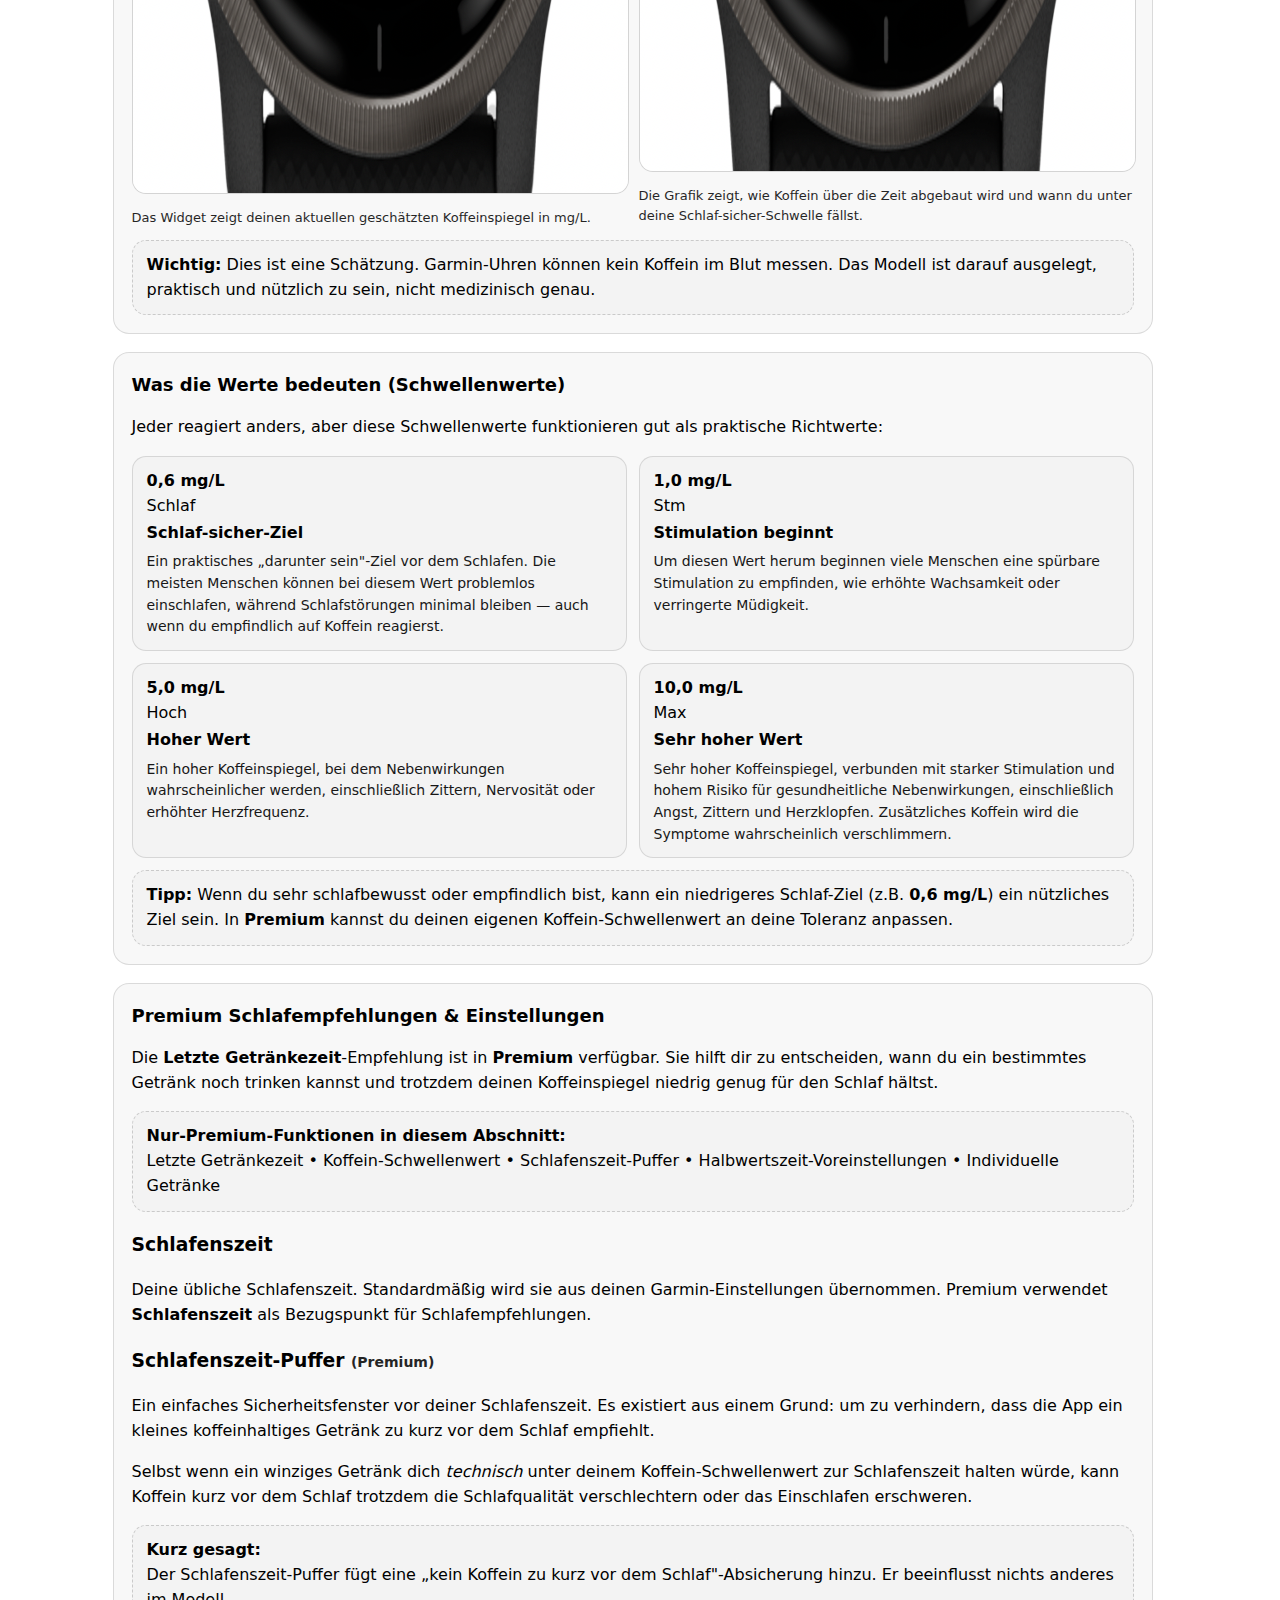
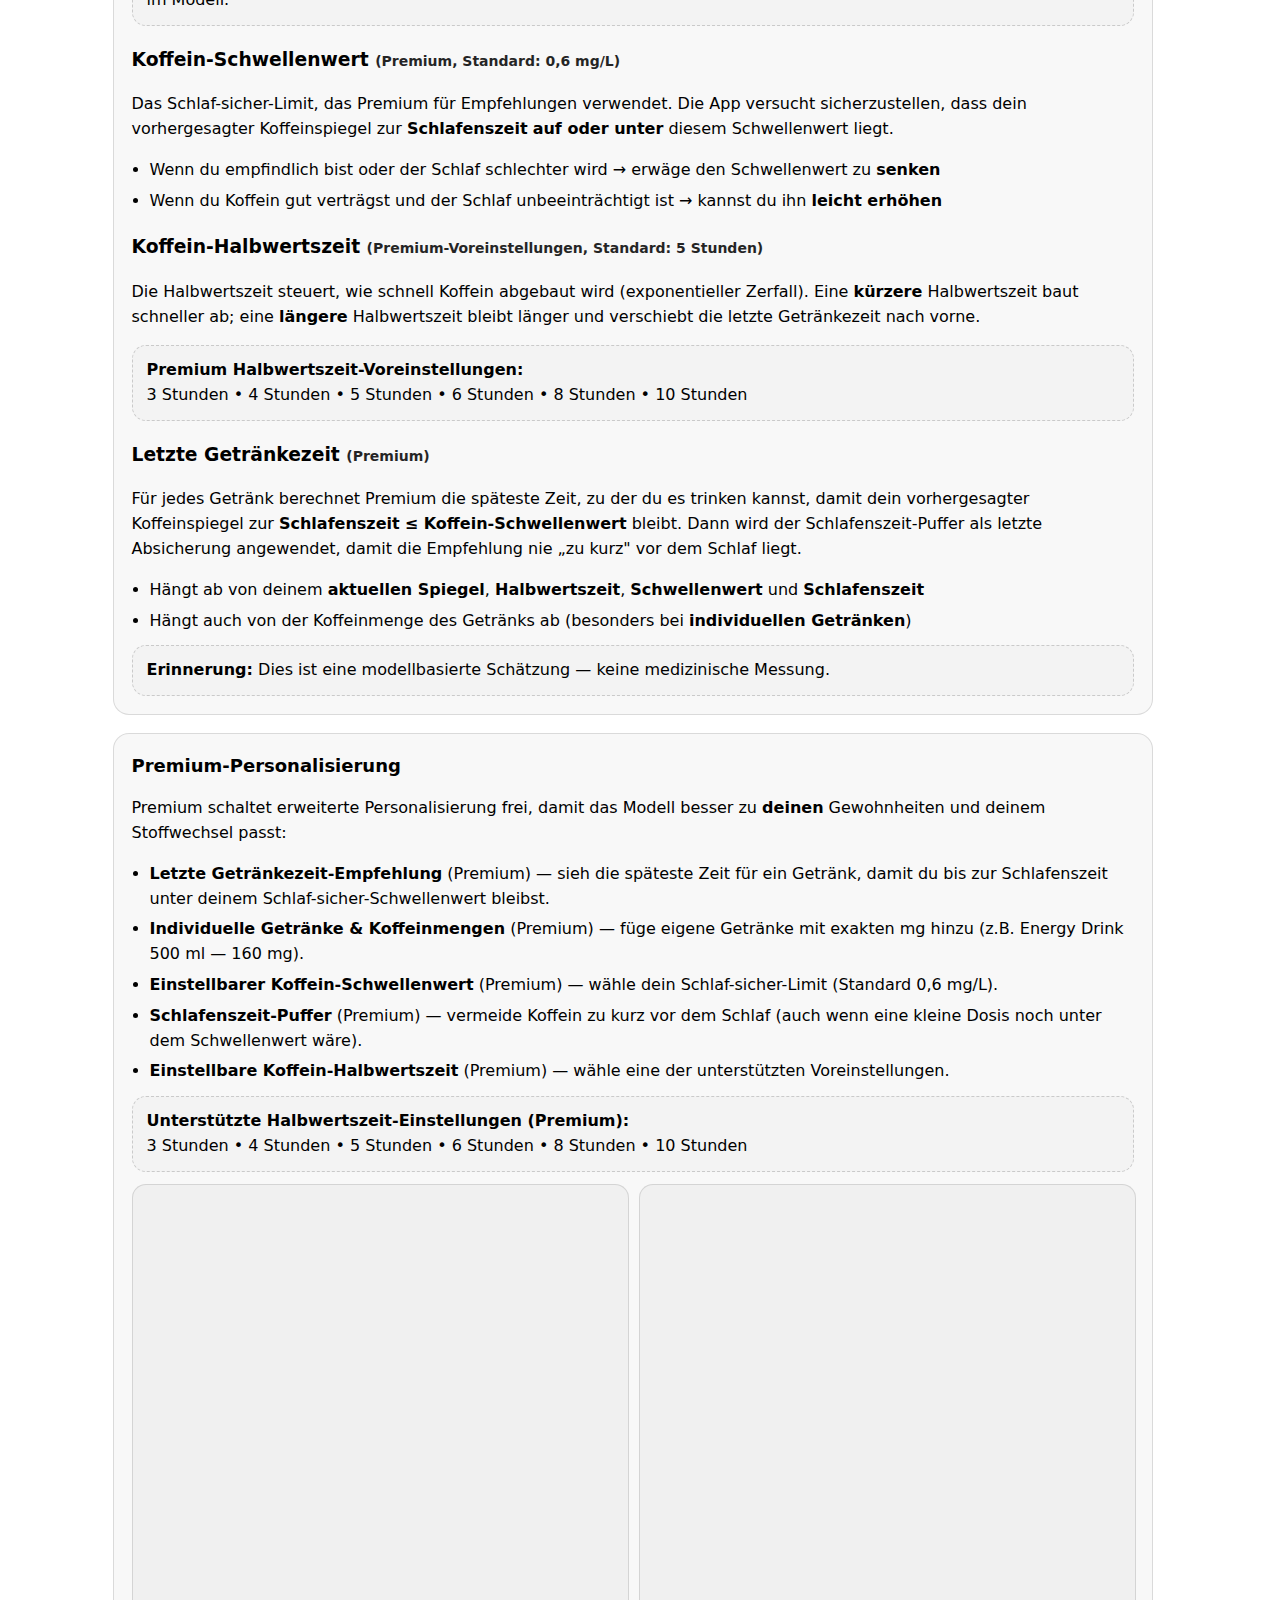
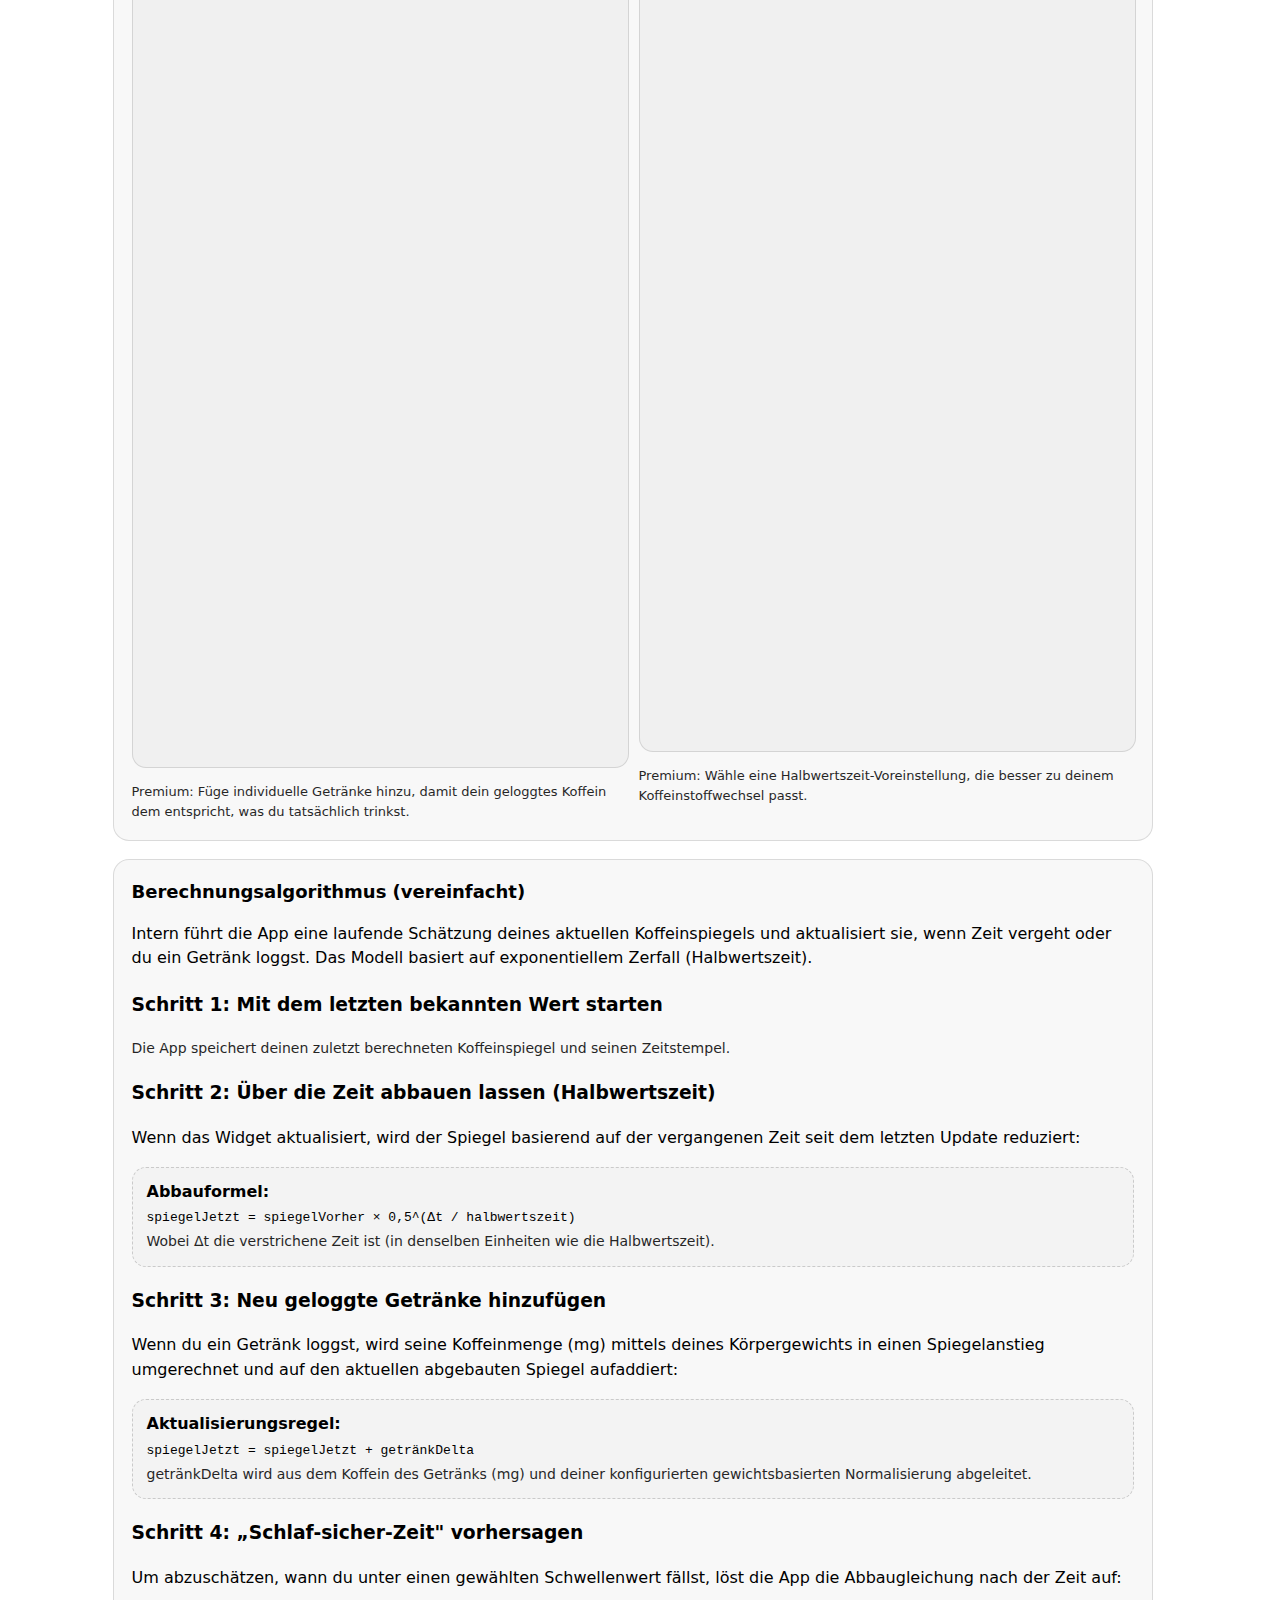
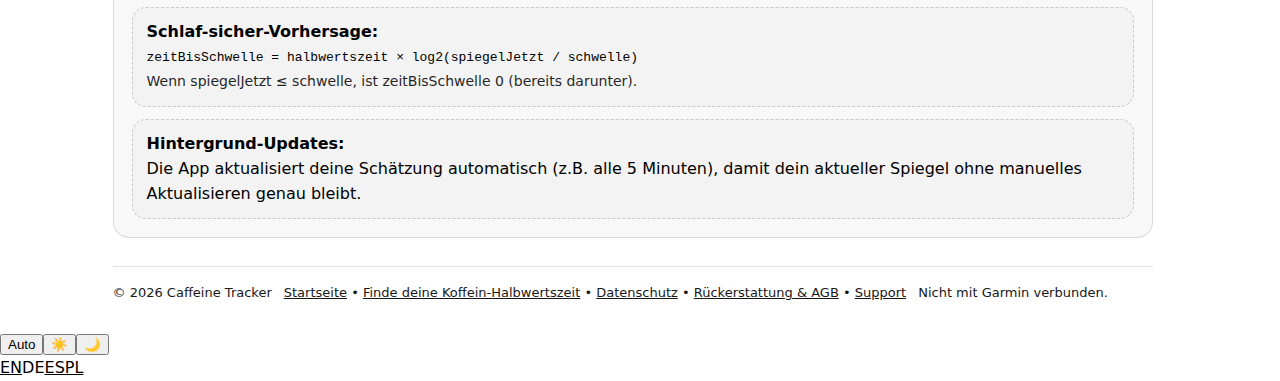
<file: de/how-it-works.html>
<!doctype html>
<html lang="de">
<head>
    <meta charset="utf-8"/>
    <meta name="viewport" content="width=device-width,initial-scale=1"/>
    <meta name="theme-color" content="#53311C">

    <title>Wie Caffeine Tracker funktioniert — Werte, Schwellenwerte und Einstellungen</title>
    <meta name="description"
          content="Erfahre, wie Caffeine Tracker Koffein (mg/L) schätzt, was die Schwellenwerte bedeuten und wie die Premium-Personalisierung (individuelle Getränke + Halbwertszeit-Voreinstellungen) funktioniert."/>

    <link rel="canonical" href="https://www.caffeinetracker.app/de/how-it-works.html">
    <link rel="alternate" hreflang="en" href="https://www.caffeinetracker.app/how-it-works.html">
    <link rel="alternate" hreflang="de" href="https://www.caffeinetracker.app/de/how-it-works.html">
    <link rel="alternate" hreflang="es" href="https://www.caffeinetracker.app/es/how-it-works.html">
    <link rel="alternate" hreflang="pl" href="https://www.caffeinetracker.app/pl/how-it-works.html">
    <link rel="alternate" hreflang="x-default" href="https://www.caffeinetracker.app/how-it-works.html">

    <!-- Open Graph -->
    <meta property="og:type" content="article">
    <meta property="og:url" content="https://www.caffeinetracker.app/de/how-it-works.html">
    <meta property="og:title" content="Wie Caffeine Tracker funktioniert — Werte, Schwellenwerte und Einstellungen">
    <meta property="og:description" content="Erfahre, wie Caffeine Tracker Koffein (mg/L) schätzt, was die Schwellenwerte bedeuten und wie die Premium-Personalisierung funktioniert.">
    <meta property="og:image" content="https://www.caffeinetracker.app/assets/brown-coffee-cup-icon.png">
    <meta property="og:site_name" content="Caffeine Tracker">
    <meta property="og:locale" content="de_DE">

    <!-- Twitter Card -->
    <meta name="twitter:card" content="summary">
    <meta name="twitter:title" content="Wie Caffeine Tracker funktioniert — Werte, Schwellenwerte und Einstellungen">
    <meta name="twitter:description" content="Erfahre, wie Caffeine Tracker Koffein (mg/L) schätzt, was die Schwellenwerte bedeuten und wie die Premium-Personalisierung funktioniert.">
    <meta name="twitter:image" content="https://www.caffeinetracker.app/assets/brown-coffee-cup-icon.png">

    <link rel="icon" type="image/png" href="../assets/brown-coffee-cup-icon.png">
    <link rel="apple-touch-icon" href="../assets/brown-coffee-cup-icon.png">

    <link rel="stylesheet" href="../assets/site.css">
    <link rel="stylesheet" href="../assets/how-it-works.css">
    <script src="../assets/theme-toggle.js"></script>
    <script src="../assets/lang-switcher.js"></script>
</head>

<body>
<a class="skip-link" href="#main">Zum Inhalt springen</a>
<div class="wrap">
<main id="main">

    <!-- HEADER -->
    <div class="top">
        <img class="icon" src="../assets/brown-coffee-cup-icon.png" alt="Caffeine Tracker Symbol" width="240" height="242">
        <div>
            <span class="badge">Garmin Connect IQ • Widget</span>
            <h1>Caffeine Tracker</h1>
            <p class="lead">
                So funktioniert's: Das Widget schätzt deinen aktuellen Koffeinspiegel (mg/L), wendet den Halbwertszeit-Abbau an
                und sagt vorher, wann du unter deine Schlaf-sicher-Schwelle fällst.
            </p>

            <div class="cta">
                <a class="btn" href="index.html">← Zurück zur Startseite</a>

                <a class="btn" href="halflife-wizard.html">
                    Finde deine Koffein-Halbwertszeit
                </a>

                <a class="btn"
                   href="https://apps.garmin.com/de-DE/apps/b9325e27-582a-4aeb-a3a5-963097915714"
                   target="_blank" rel="noopener">
                    Im Garmin Store ansehen
                </a>
            </div>

            <div class="muted">
                Hinweis: Die Uhr kann kein Koffein im Blut messen. Dies ist eine modellbasierte Schätzung basierend auf
                dem, was du loggst, deinem Körpergewicht und den Stoffwechseleinstellungen.
            </div>
        </div>
    </div>

    <!-- WHAT "mg/L" MEANS -->
    <div class="card" id="units">
        <h2>Was bedeutet „mg/L"?</h2>

        <p>
            <b>mg/L</b> bedeutet <b>Milligramm Koffein pro Liter</b>.
            Die App verwendet mg/L als praktischen „konzentrationsähnlichen" Wert:
            er ist einfacher zu interpretieren als mg allein, weil das Körpergewicht beeinflusst, wie stark
            Koffein wirkt.
        </p>

        <ul>
            <li>Dasselbe Getränk wirkt bei verschiedenen Menschen unterschiedlich</li>
            <li>Körpergewicht verändert die Konzentration</li>
            <li>Konzentration macht Schwellenwerte leichter verständlich</li>
        </ul>

        <div class="shotgrid">
            <div>
                <img class="shot" src="../assets/WidgetDetail.png"
                     alt="Widget zeigt aktuellen Koffeinspiegel in mg/L"
                     loading="lazy" width="1182" height="1194">
                <div class="caption">Das Widget zeigt deinen aktuellen geschätzten Koffeinspiegel in mg/L.</div>
            </div>
            <div>
                <img class="shot" src="../assets/GraphDetail.png"
                     alt="Grafik zeigt Koffeinabbau und Schwellenwerte"
                     loading="lazy" width="1184" height="1172">
                <div class="caption">Die Grafik zeigt, wie Koffein über die Zeit abgebaut wird und wann du unter deine Schlaf-sicher-Schwelle fällst.</div>
            </div>
        </div>

        <div class="callout">
            <b>Wichtig:</b> Dies ist eine Schätzung. Garmin-Uhren können kein Koffein im Blut messen.
            Das Modell ist darauf ausgelegt, praktisch und nützlich zu sein, nicht medizinisch genau.
        </div>
    </div>

    <!-- THRESHOLDS -->
    <div class="card" id="thresholds">
        <h2>Was die Werte bedeuten (Schwellenwerte)</h2>

        <p>
            Jeder reagiert anders, aber diese Schwellenwerte funktionieren gut als praktische Richtwerte:
        </p>

        <div class="thresholds">
            <div class="tbox sleep">
                <div class="trow">
                    <div class="tvalue">0,6 mg/L</div>
                    <div class="tbadge green">Schlaf</div>
                </div>
                <div class="tname">Schlaf-sicher-Ziel</div>
                <div class="tdesc">
                    Ein praktisches „darunter sein"-Ziel vor dem Schlafen. Die meisten Menschen können bei diesem Wert
                    problemlos einschlafen, während Schlafstörungen minimal bleiben — auch wenn du empfindlich auf Koffein reagierst.
                </div>
            </div>

            <div class="tbox stim">
                <div class="trow">
                    <div class="tvalue">1,0 mg/L</div>
                    <div class="tbadge stm">Stm</div>
                </div>
                <div class="tname">Stimulation beginnt</div>
                <div class="tdesc">
                    Um diesen Wert herum beginnen viele Menschen eine spürbare Stimulation zu empfinden, wie
                    erhöhte Wachsamkeit oder verringerte Müdigkeit.
                </div>
            </div>

            <div class="tbox high">
                <div class="trow">
                    <div class="tvalue">5,0 mg/L</div>
                    <div class="tbadge high">Hoch</div>
                </div>
                <div class="tname">Hoher Wert</div>
                <div class="tdesc">
                    Ein hoher Koffeinspiegel, bei dem Nebenwirkungen wahrscheinlicher werden, einschließlich Zittern,
                    Nervosität oder erhöhter Herzfrequenz.
                </div>
            </div>

            <div class="tbox max">
                <div class="trow">
                    <div class="tvalue">10,0 mg/L</div>
                    <div class="tbadge max">Max</div>
                </div>
                <div class="tname">Sehr hoher Wert</div>
                <div class="tdesc">
                    Sehr hoher Koffeinspiegel, verbunden mit starker Stimulation und hohem Risiko für
                    gesundheitliche Nebenwirkungen, einschließlich Angst, Zittern und Herzklopfen.
                    Zusätzliches Koffein wird die Symptome wahrscheinlich verschlimmern.
                </div>
            </div>
        </div>

        <div class="callout">
            <b>Tipp:</b> Wenn du sehr schlafbewusst oder empfindlich bist, kann ein niedrigeres Schlaf-Ziel (z.B. <b>0,6
            mg/L</b>) ein nützliches Ziel sein.
            In <b>Premium</b> kannst du deinen eigenen Koffein-Schwellenwert an deine Toleranz anpassen.
        </div>
    </div>

    <!-- PREMIUM SLEEP RECOMMENDATIONS & SETTINGS -->
    <div class="card" id="settings">
        <h2>Premium Schlafempfehlungen & Einstellungen</h2>

        <p>
            Die <b>Letzte Getränkezeit</b>-Empfehlung ist in <b>Premium</b> verfügbar.
            Sie hilft dir zu entscheiden, wann du ein bestimmtes Getränk noch trinken kannst und trotzdem
            deinen Koffeinspiegel niedrig genug für den Schlaf hältst.
        </p>

        <div class="callout">
            <b>Nur-Premium-Funktionen in diesem Abschnitt:</b><br>
            Letzte Getränkezeit • Koffein-Schwellenwert • Schlafenszeit-Puffer • Halbwertszeit-Voreinstellungen •
            Individuelle Getränke
        </div>

        <h3>Schlafenszeit</h3>
        <p>
            Deine übliche Schlafenszeit. Standardmäßig wird sie aus deinen Garmin-Einstellungen übernommen.
            Premium verwendet <b>Schlafenszeit</b> als Bezugspunkt für Schlafempfehlungen.
        </p>

        <h3>Schlafenszeit-Puffer <span class="muted">(Premium)</span></h3>
        <p>
            Ein einfaches Sicherheitsfenster vor deiner Schlafenszeit. Es existiert aus einem Grund:
            um zu verhindern, dass die App ein kleines koffeinhaltiges Getränk zu kurz vor dem Schlaf empfiehlt.
        </p>
        <p>
            Selbst wenn ein winziges Getränk dich <i>technisch</i> unter deinem Koffein-Schwellenwert zur Schlafenszeit halten würde,
            kann Koffein kurz vor dem Schlaf trotzdem die Schlafqualität verschlechtern oder das Einschlafen erschweren.
        </p>

        <div class="callout">
            <b>Kurz gesagt:</b><br>
            Der Schlafenszeit-Puffer fügt eine „kein Koffein zu kurz vor dem Schlaf"-Absicherung hinzu.
            Er beeinflusst nichts anderes im Modell.
        </div>

        <h3>Koffein-Schwellenwert <span class="muted">(Premium, Standard: 0,6 mg/L)</span></h3>
        <p>
            Das Schlaf-sicher-Limit, das Premium für Empfehlungen verwendet.
            Die App versucht sicherzustellen, dass dein vorhergesagter Koffeinspiegel zur <b>Schlafenszeit</b>
            <b>auf oder unter</b> diesem Schwellenwert liegt.
        </p>

        <ul>
            <li>Wenn du empfindlich bist oder der Schlaf schlechter wird → erwäge den Schwellenwert zu <b>senken</b></li>
            <li>Wenn du Koffein gut verträgst und der Schlaf unbeeinträchtigt ist → kannst du ihn <b>leicht erhöhen</b></li>
        </ul>

        <h3>Koffein-Halbwertszeit <span class="muted">(Premium-Voreinstellungen, Standard: 5 Stunden)</span></h3>
        <p>
            Die Halbwertszeit steuert, wie schnell Koffein abgebaut wird (exponentieller Zerfall). Eine <b>kürzere</b> Halbwertszeit
            baut schneller ab; eine <b>längere</b> Halbwertszeit bleibt länger und verschiebt die letzte Getränkezeit nach vorne.
        </p>

        <div class="callout">
            <b>Premium Halbwertszeit-Voreinstellungen:</b><br>
            3 Stunden • 4 Stunden • 5 Stunden • 6 Stunden • 8 Stunden • 10 Stunden
        </div>

        <h3>Letzte Getränkezeit <span class="muted">(Premium)</span></h3>
        <p>
            Für jedes Getränk berechnet Premium die späteste Zeit, zu der du es trinken kannst, damit dein vorhergesagter
            Koffeinspiegel zur <b>Schlafenszeit</b> <b>≤ Koffein-Schwellenwert</b> bleibt.
            Dann wird der Schlafenszeit-Puffer als letzte Absicherung angewendet, damit die Empfehlung nie
            „zu kurz" vor dem Schlaf liegt.
        </p>

        <ul>
            <li>Hängt ab von deinem <b>aktuellen Spiegel</b>, <b>Halbwertszeit</b>, <b>Schwellenwert</b> und <b>Schlafenszeit</b></li>
            <li>Hängt auch von der Koffeinmenge des Getränks ab (besonders bei <b>individuellen Getränken</b>)</li>
        </ul>

        <div class="callout">
            <b>Erinnerung:</b> Dies ist eine modellbasierte Schätzung — keine medizinische Messung.
        </div>
    </div>

    <!-- PREMIUM PERSONALIZATION -->
    <div class="card" id="premium">
        <h2>Premium-Personalisierung</h2>

        <p>
            Premium schaltet erweiterte Personalisierung frei, damit das Modell besser zu <b>deinen</b> Gewohnheiten und
            deinem Stoffwechsel passt:
        </p>

        <ul>
            <li><b>Letzte Getränkezeit-Empfehlung</b> (Premium) — sieh die späteste Zeit für ein Getränk, damit du
                bis zur Schlafenszeit unter deinem Schlaf-sicher-Schwellenwert bleibst.
            </li>
            <li><b>Individuelle Getränke & Koffeinmengen</b> (Premium) — füge eigene Getränke mit exakten mg hinzu
                (z.B. Energy Drink 500 ml — 160 mg).
            </li>
            <li><b>Einstellbarer Koffein-Schwellenwert</b> (Premium) — wähle dein Schlaf-sicher-Limit (Standard
                0,6 mg/L).
            </li>
            <li><b>Schlafenszeit-Puffer</b> (Premium) — vermeide Koffein zu kurz vor dem Schlaf (auch wenn eine kleine
                Dosis noch unter dem Schwellenwert wäre).
            </li>
            <li><b>Einstellbare Koffein-Halbwertszeit</b> (Premium) — wähle eine der unterstützten Voreinstellungen.
            </li>
        </ul>

        <div class="callout">
            <b>Unterstützte Halbwertszeit-Einstellungen (Premium):</b><br>
            3 Stunden • 4 Stunden • 5 Stunden • 6 Stunden • 8 Stunden • 10 Stunden
        </div>

        <div class="shotgrid">
            <div>
                <img class="shot" src="../assets/AddDrink.png" alt="Getränk hinzufügen"
                     loading="lazy" width="1190" height="1182">
                <div class="caption">Premium: Füge individuelle Getränke hinzu, damit dein geloggtes Koffein dem entspricht, was du tatsächlich trinkst.</div>
            </div>
            <div>
                <img class="shot" src="../assets/Settings.png" alt="Einstellungen"
                     loading="lazy" width="1176" height="1166">
                <div class="caption">Premium: Wähle eine Halbwertszeit-Voreinstellung, die besser zu deinem Koffeinstoffwechsel passt.</div>
            </div>
        </div>
    </div>

    <!-- ALGORITHM -->
    <div class="card" id="algorithm">
        <h2>Berechnungsalgorithmus (vereinfacht)</h2>

        <p>
            Intern führt die App eine laufende Schätzung deines aktuellen Koffeinspiegels und aktualisiert sie,
            wenn Zeit vergeht oder du ein Getränk loggst.
            Das Modell basiert auf exponentiellem Zerfall (Halbwertszeit).
        </p>

        <h3>Schritt 1: Mit dem letzten bekannten Wert starten</h3>
        <p class="muted">
            Die App speichert deinen zuletzt berechneten Koffeinspiegel und seinen Zeitstempel.
        </p>

        <h3>Schritt 2: Über die Zeit abbauen lassen (Halbwertszeit)</h3>
        <p>
            Wenn das Widget aktualisiert, wird der Spiegel basierend auf der vergangenen Zeit seit dem
            letzten Update reduziert:
        </p>

        <div class="callout">
            <b>Abbauformel:</b><br>
            <code>spiegelJetzt = spiegelVorher × 0,5^(Δt / halbwertszeit)</code><br>
            <span class="muted">Wobei Δt die verstrichene Zeit ist (in denselben Einheiten wie die Halbwertszeit).</span>
        </div>

        <h3>Schritt 3: Neu geloggte Getränke hinzufügen</h3>
        <p>
            Wenn du ein Getränk loggst, wird seine Koffeinmenge (mg) mittels deines Körpergewichts in einen Spiegelanstieg umgerechnet
            und auf den aktuellen abgebauten Spiegel aufaddiert:
        </p>

        <div class="callout">
            <b>Aktualisierungsregel:</b><br>
            <code>spiegelJetzt = spiegelJetzt + getränkDelta</code><br>
            <span class="muted">
                getränkDelta wird aus dem Koffein des Getränks (mg) und deiner konfigurierten gewichtsbasierten Normalisierung abgeleitet.
            </span>
        </div>

        <h3>Schritt 4: „Schlaf-sicher-Zeit" vorhersagen</h3>
        <p>
            Um abzuschätzen, wann du unter einen gewählten Schwellenwert fällst, löst die App die Abbaugleichung nach der Zeit auf:
        </p>

        <div class="callout">
            <b>Schlaf-sicher-Vorhersage:</b><br>
            <code>zeitBisSchwelle = halbwertszeit × log2(spiegelJetzt / schwelle)</code><br>
            <span class="muted">Wenn spiegelJetzt ≤ schwelle, ist zeitBisSchwelle 0 (bereits darunter).</span>
        </div>

        <div class="callout">
            <b>Hintergrund-Updates:</b><br>
            Die App aktualisiert deine Schätzung automatisch (z.B. alle 5 Minuten), damit dein aktueller Spiegel
            ohne manuelles Aktualisieren genau bleibt.
        </div>
    </div>

</main>

    <!-- FOOTER -->
    <footer>
        <div>© <span id="y"></span> Caffeine Tracker</div>
        <nav aria-label="Footer-Navigation">
            <a href="index.html">Startseite</a> •
            <a href="halflife-wizard.html">Finde deine Koffein-Halbwertszeit</a> •
            <a href="../privacy.html">Datenschutz</a> •
            <a href="../refund.html">Rückerstattung & AGB</a> •
            <a href="mailto:support@caffeinetracker.app">Support</a>
        </nav>
        <div>Nicht mit Garmin verbunden.</div>
    </footer>

</div>

<script>
    document.getElementById('y').textContent = new Date().getFullYear();
</script>
</body>
</html>
</file>
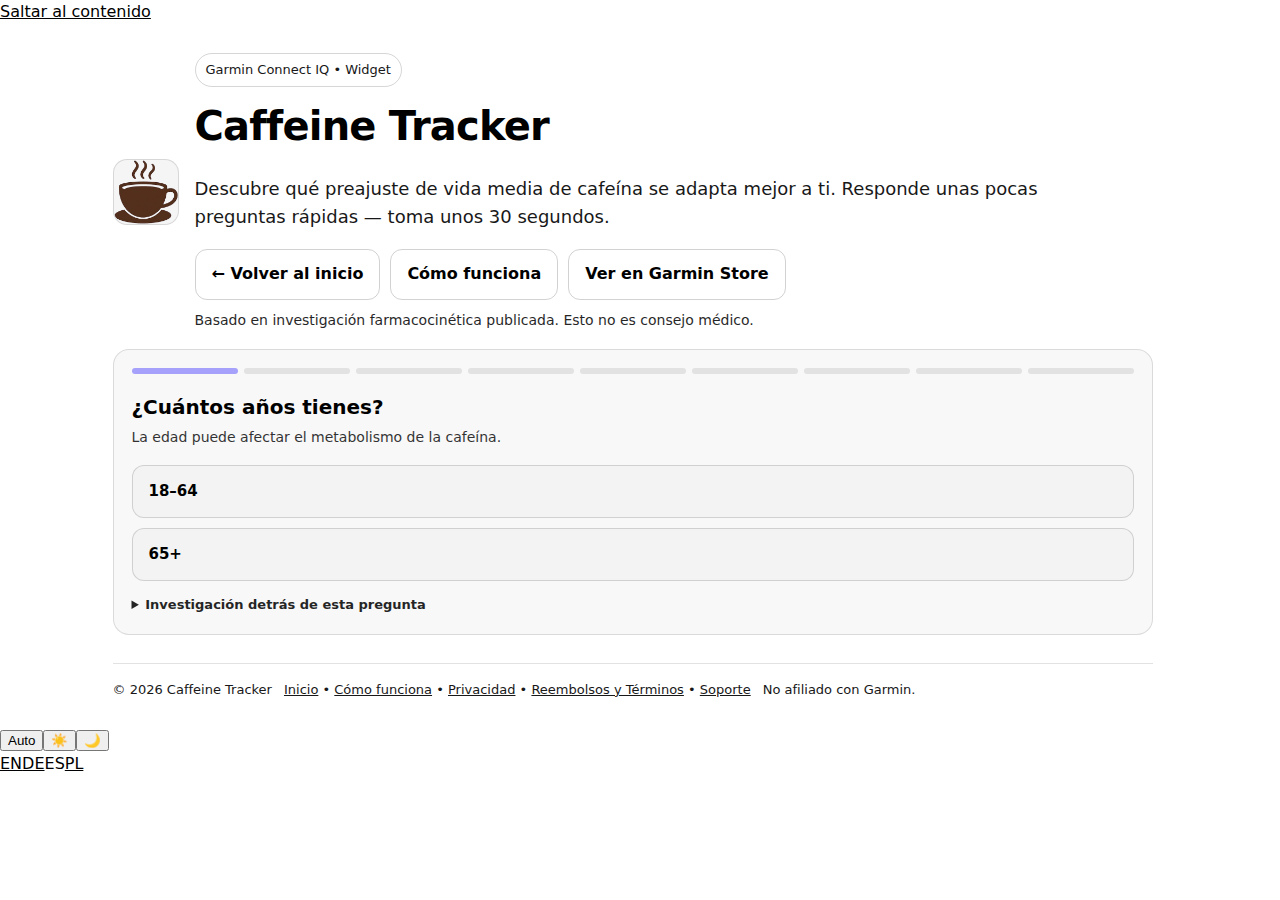
<file: es/halflife-wizard.html>
<!doctype html>
<html lang="es">
<head>
    <meta charset="utf-8"/>
    <meta name="viewport" content="width=device-width,initial-scale=1"/>
    <meta name="theme-color" content="#53311C">

    <title>Encuentra tu vida media de cafeína — Caffeine Tracker</title>
    <meta name="description"
          content="Responde unas pocas preguntas rápidas para estimar tu vida media personal de cafeína y elegir el preajuste correcto del widget Garmin."/>

    <link rel="canonical" href="https://www.caffeinetracker.app/es/halflife-wizard.html">
    <link rel="alternate" hreflang="en" href="https://www.caffeinetracker.app/halflife-wizard.html">
    <link rel="alternate" hreflang="de" href="https://www.caffeinetracker.app/de/halflife-wizard.html">
    <link rel="alternate" hreflang="es" href="https://www.caffeinetracker.app/es/halflife-wizard.html">
    <link rel="alternate" hreflang="pl" href="https://www.caffeinetracker.app/pl/halflife-wizard.html">
    <link rel="alternate" hreflang="x-default" href="https://www.caffeinetracker.app/halflife-wizard.html">

    <!-- Open Graph -->
    <meta property="og:type" content="website">
    <meta property="og:url" content="https://www.caffeinetracker.app/es/halflife-wizard.html">
    <meta property="og:title" content="Encuentra tu vida media de cafeína — Caffeine Tracker">
    <meta property="og:description" content="Responde unas pocas preguntas rápidas para estimar tu vida media personal de cafeína y elegir el preajuste correcto del widget Garmin.">
    <meta property="og:image" content="https://www.caffeinetracker.app/assets/brown-coffee-cup-icon.png">
    <meta property="og:site_name" content="Caffeine Tracker">
    <meta property="og:locale" content="es_ES">

    <!-- Twitter Card -->
    <meta name="twitter:card" content="summary">
    <meta name="twitter:title" content="Encuentra tu vida media de cafeína — Caffeine Tracker">
    <meta name="twitter:description" content="Responde unas pocas preguntas rápidas para estimar tu vida media personal de cafeína y elegir el preajuste correcto del widget Garmin.">
    <meta name="twitter:image" content="https://www.caffeinetracker.app/assets/brown-coffee-cup-icon.png">

    <link rel="icon" type="image/png" href="../assets/brown-coffee-cup-icon.png">
    <link rel="apple-touch-icon" href="../assets/brown-coffee-cup-icon.png">

    <link rel="stylesheet" href="../assets/site.css">
    <link rel="stylesheet" href="../assets/halflife-wizard.css">
    <script src="../assets/theme-toggle.js"></script>
    <script src="../assets/lang-switcher.js"></script>
</head>

<body>
<a class="skip-link" href="#main">Saltar al contenido</a>
<div class="wrap">
<main id="main">

    <!-- HERO -->
    <div class="top">
        <img class="icon" src="../assets/brown-coffee-cup-icon.png" alt="Icono de Caffeine Tracker" width="240" height="242">
        <div>
            <span class="badge">Garmin Connect IQ • Widget</span>
            <h1>Caffeine Tracker</h1>
            <p class="lead">
                Descubre qué preajuste de vida media de cafeína se adapta mejor a ti.
                Responde unas pocas preguntas rápidas — toma unos 30 segundos.
            </p>

            <div class="cta">
                <a class="btn" href="index.html">← Volver al inicio</a>

                <a class="btn" href="how-it-works.html">
                    Cómo funciona
                </a>

                <a class="btn"
                   href="https://apps.garmin.com/en-US/apps/b9325e27-582a-4aeb-a3a5-963097915714"
                   target="_blank" rel="noopener">
                    Ver en Garmin Store
                </a>
            </div>

            <div class="muted">
                Basado en investigación farmacocinética publicada. Esto no es consejo médico.
            </div>
        </div>
    </div>

    <!-- WIZARD CARD -->
    <div class="card" id="wizard">
        <div class="wizard-progress" id="wizardProgress"></div>
        <div id="wizardSteps"></div>

        <div class="wizard-step" id="wizardResult">
            <h2 class="wizard-title">Tu preajuste recomendado</h2>
            <p class="wizard-subtitle">Basado en tus respuestas, el mejor ajuste de vida media para ti es:</p>

            <div class="result-value">
                <span id="resultPreset"></span>
                <span class="result-unit">horas</span>
            </div>

            <p class="result-detail" id="resultRaw"></p>

            <div class="callout" id="resultWarning" style="display:none">
                <b>⚠ Importante:</b>
                <span id="resultWarningText"></span>
            </div>

            <div class="callout">
                <b>Cómo aplicar esto:</b><br>
                Abre Caffeine Tracker en tu reloj → Ajustes → Vida media → elige
                <b><span id="resultPresetRepeat"></span> horas</b>.
            </div>

            <div class="wizard-nav">
                <button class="btn" id="btnRestart">Reiniciar</button>
            </div>
        </div>
    </div>

</main>

    <!-- FOOTER -->
    <footer>
        <div>© <span id="y"></span> Caffeine Tracker</div>
        <nav aria-label="Navegación del pie de página">
            <a href="index.html">Inicio</a> •
            <a href="how-it-works.html">Cómo funciona</a> •
            <a href="../privacy.html">Privacidad</a> •
            <a href="../refund.html">Reembolsos y Términos</a> •
            <a href="mailto:support@caffeinetracker.app">Soporte</a>
        </nav>
        <div>No afiliado con Garmin.</div>
    </footer>

</div>

<script src="../assets/halflife-wizard.js"></script>
<script src="../assets/halflife-wizard.es.js"></script>
<script>
(function () {
    var stepsEl   = document.getElementById("wizardSteps");
    var progressEl= document.getElementById("wizardProgress");
    var resultEl  = document.getElementById("wizardResult");
    var presetEl  = document.getElementById("resultPreset");
    var rawEl     = document.getElementById("resultRaw");
    var repeatEl  = document.getElementById("resultPresetRepeat");
    var warningEl = document.getElementById("resultWarning");
    var warningTxt= document.getElementById("resultWarningText");
    var restartBtn= document.getElementById("btnRestart");

    var answers  = {};
    var current  = 0;
    var total    = QUESTIONS.length;

    function buildProgress() {
        progressEl.innerHTML = "";
        for (var i = 0; i < total; i++) {
            var pip = document.createElement("div");
            pip.className = "pip" + (i < current ? " done" : "") + (i === current ? " current" : "");
            progressEl.appendChild(pip);
        }
    }

    function renderStep() {
        stepsEl.innerHTML = "";
        resultEl.classList.remove("active");
        if (current >= total) { showResult(); return; }

        var q = QUESTIONS[current];
        var step = document.createElement("div");
        step.className = "wizard-step active";

        var h = document.createElement("h2");
        h.className = "wizard-title";
        h.textContent = q.title;
        step.appendChild(h);

        if (q.subtitle) {
            var sub = document.createElement("p");
            sub.className = "wizard-subtitle";
            sub.textContent = q.subtitle;
            step.appendChild(sub);
        }

        var opts = document.createElement("div");
        opts.className = "wizard-options";
        q.options.forEach(function (opt) {
            var btn = document.createElement("button");
            btn.type = "button";
            btn.className = "wizard-option" + (answers[q.id] === opt.value ? " selected" : "");
            btn.textContent = opt.label;
            btn.addEventListener("click", function () {
                answers[q.id] = opt.value;
                current++;
                buildProgress();
                renderStep();
            });
            opts.appendChild(btn);
        });
        step.appendChild(opts);

        if (q.sources && q.sources.length) {
            var details = document.createElement("details");
            details.className = "wizard-sources";
            var summary = document.createElement("summary");
            summary.textContent = "Investigación detrás de esta pregunta";
            details.appendChild(summary);
            var list = document.createElement("ul");
            q.sources.forEach(function (src) {
                var li = document.createElement("li");
                if (src.url) {
                    var a = document.createElement("a");
                    a.href = src.url; a.target = "_blank"; a.rel = "noopener";
                    a.textContent = src.text; li.appendChild(a);
                } else { li.textContent = src.text; }
                list.appendChild(li);
            });
            details.appendChild(list);
            step.appendChild(details);
        }

        if (current > 0) {
            var nav = document.createElement("div");
            nav.className = "wizard-nav";
            var back = document.createElement("button");
            back.type = "button"; back.className = "btn"; back.textContent = "← Atrás";
            back.addEventListener("click", function () { current--; buildProgress(); renderStep(); });
            nav.appendChild(back);
            step.appendChild(nav);
        }

        stepsEl.appendChild(step);
        buildProgress();
    }

    function showResult() {
        stepsEl.innerHTML = "";
        var result = computeHalfLife(answers);
        presetEl.textContent = result.preset;
        repeatEl.textContent = result.preset;
        rawEl.textContent = "Estimación calculada: " + result.raw + " h (redondeada al preajuste más cercano).";

        var warnings = [];
        if (answers.pregnancy && answers.pregnancy !== "no") {
            warnings.push("La eliminación de cafeína se ralentiza significativamente durante el embarazo. Considera limitar la ingesta a ≤ 200 mg/día.");
        }
        if (answers.liver === "severe") {
            warnings.push("La enfermedad hepática grave puede extender la vida media a más de 20 horas. Consulta con tu médico sobre el consumo de cafeína.");
        }
        if (answers.medication === "fluvoxamine") {
            warnings.push("La fluvoxamina puede aumentar drásticamente la vida media de la cafeína. Ten cuidado con la acumulación de cafeína.");
        }

        if (warnings.length) {
            warningEl.style.display = "";
            warningTxt.innerHTML = warnings.join("<br>");
        } else { warningEl.style.display = "none"; }

        resultEl.classList.add("active");
        progressEl.innerHTML = "";
        for (var i = 0; i < total; i++) {
            var pip = document.createElement("div");
            pip.className = "pip done";
            progressEl.appendChild(pip);
        }
    }

    restartBtn.addEventListener("click", function () {
        answers = {}; current = 0; buildProgress(); renderStep();
    });

    buildProgress();
    renderStep();
    document.getElementById("y").textContent = new Date().getFullYear();
})();
</script>
</body>
</html>
</file>
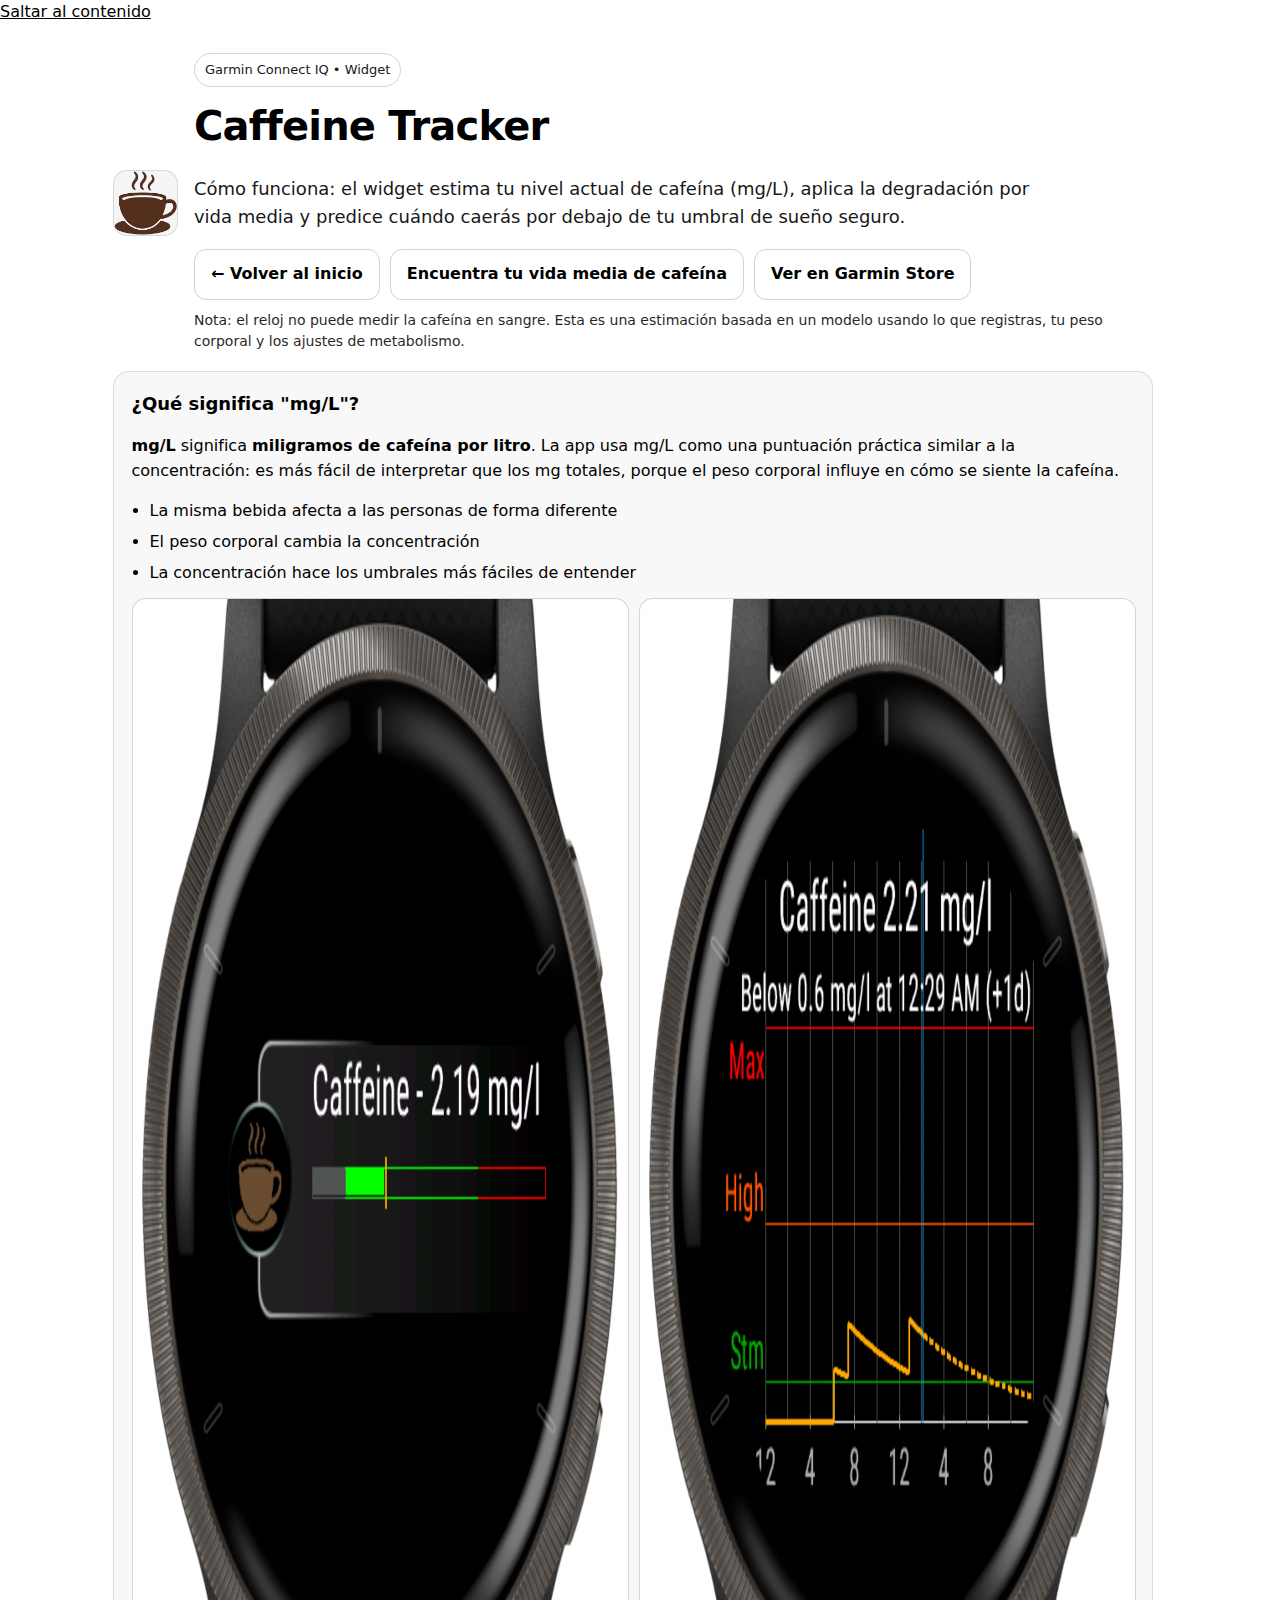
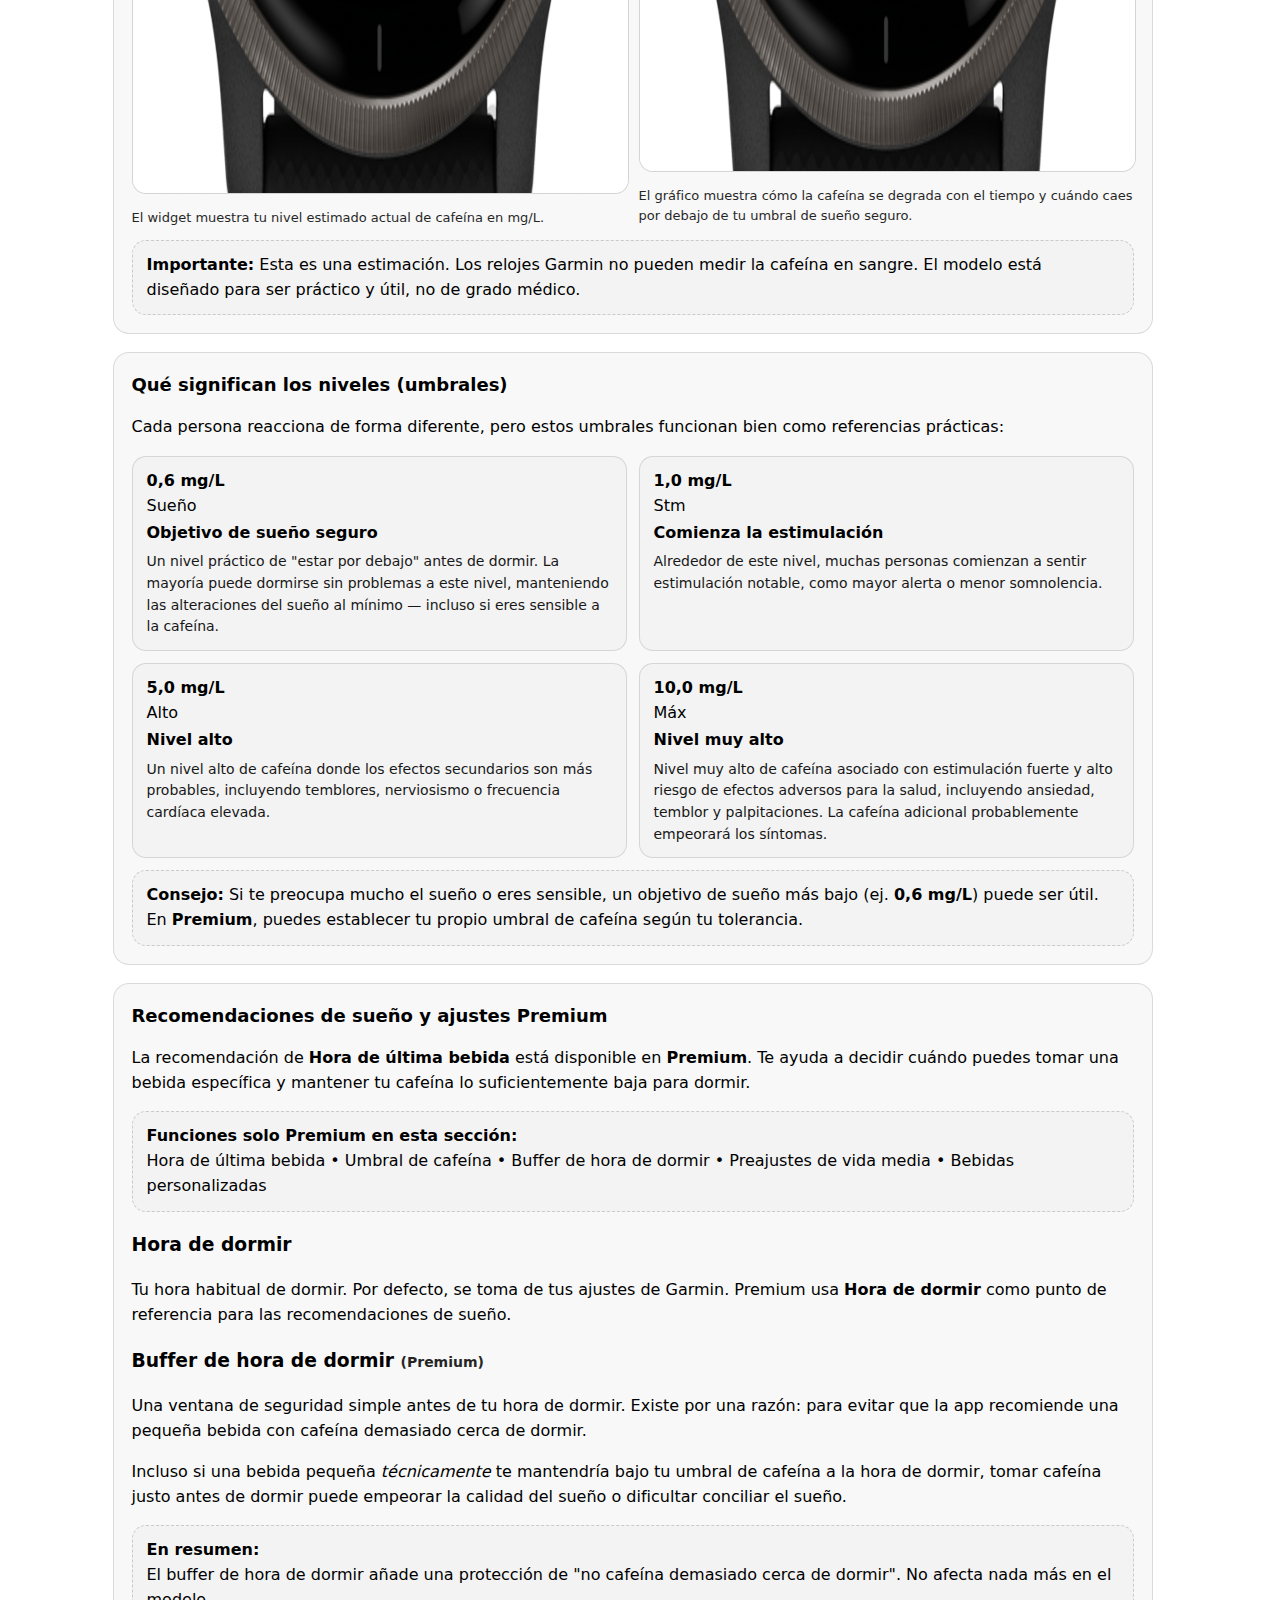
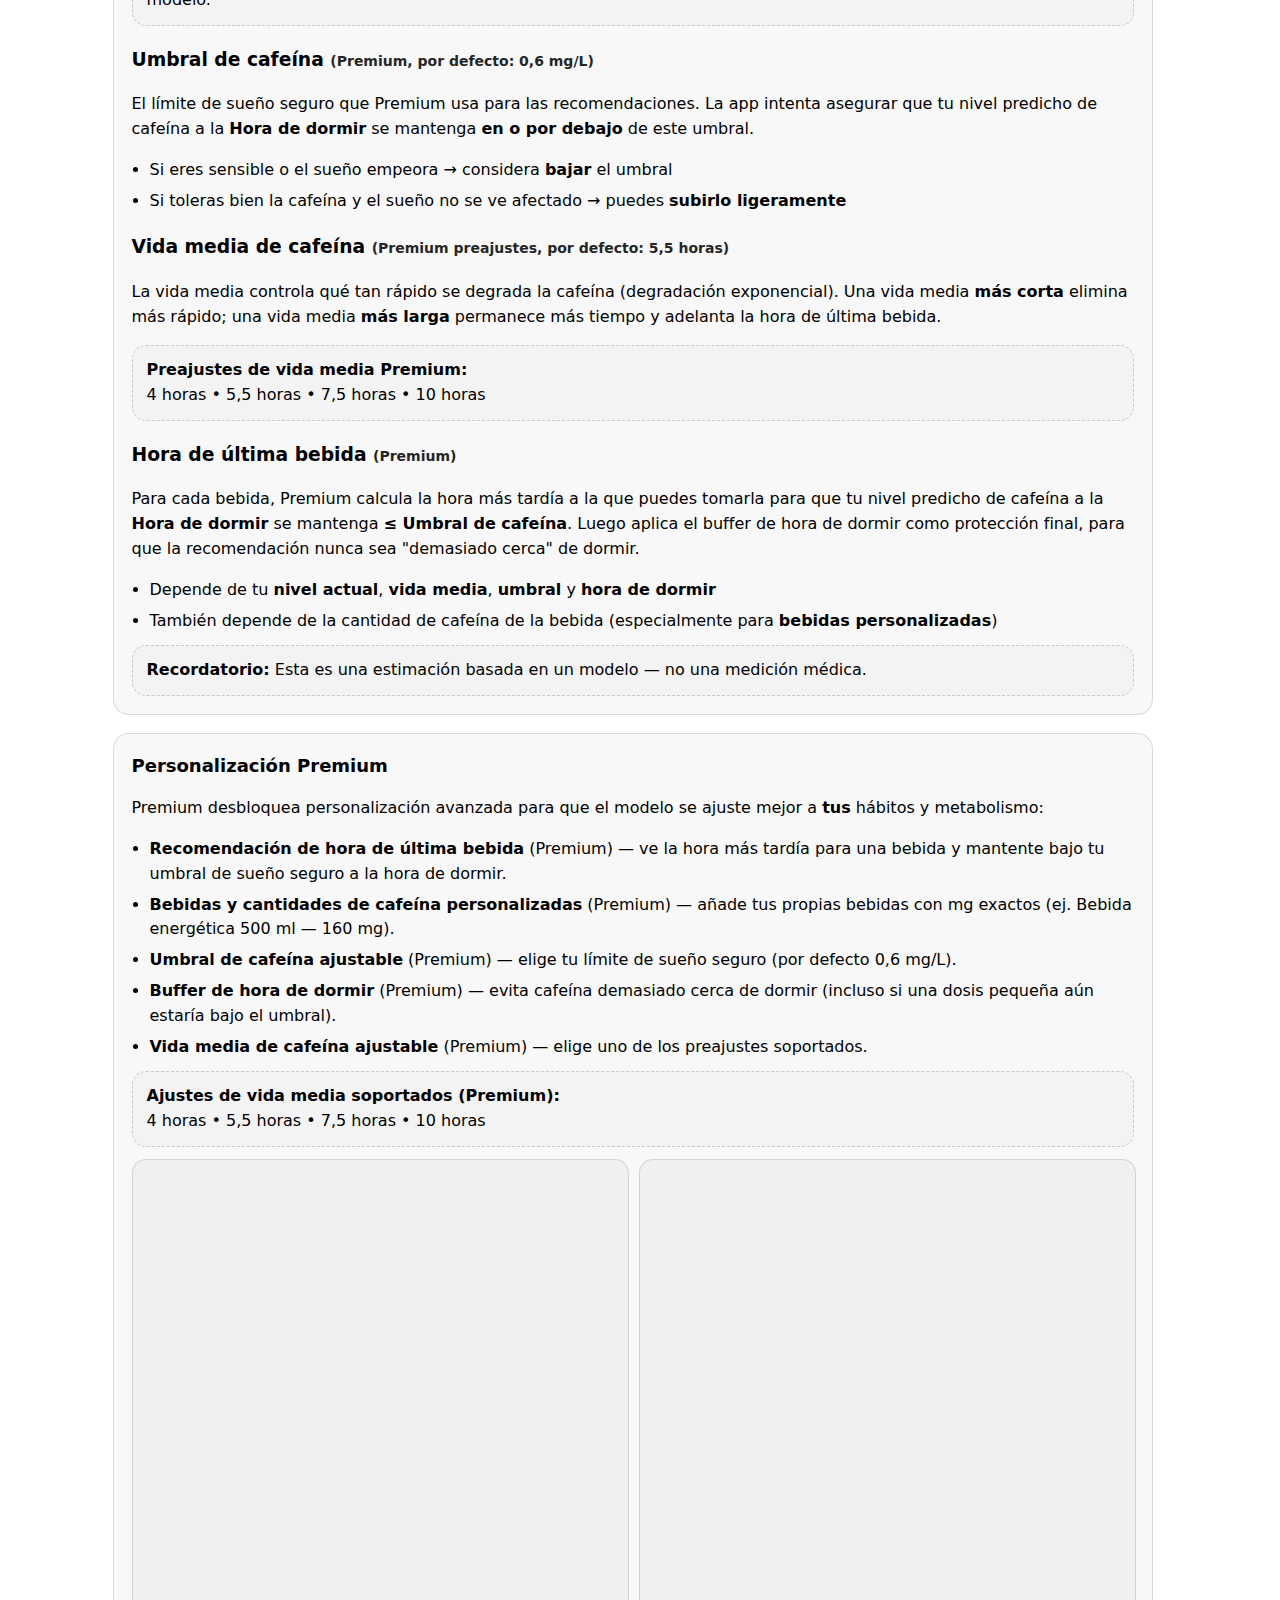
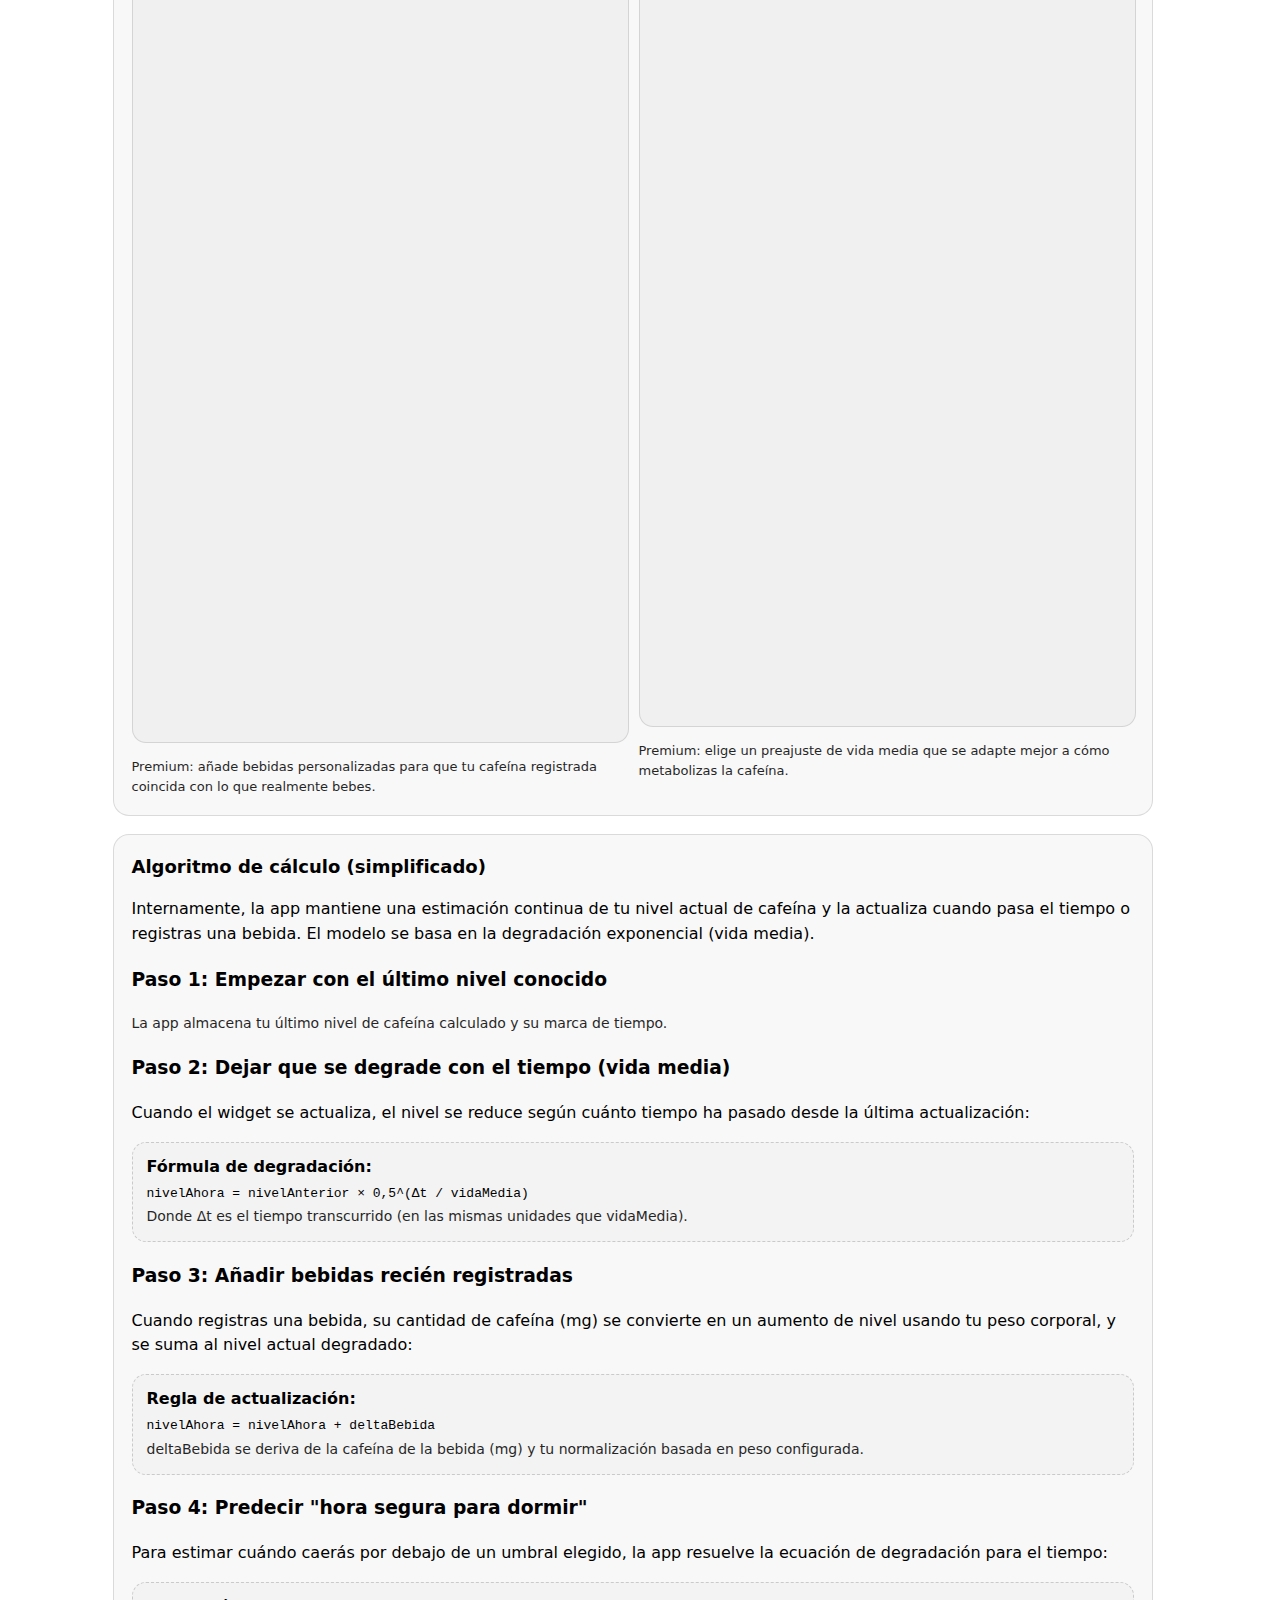
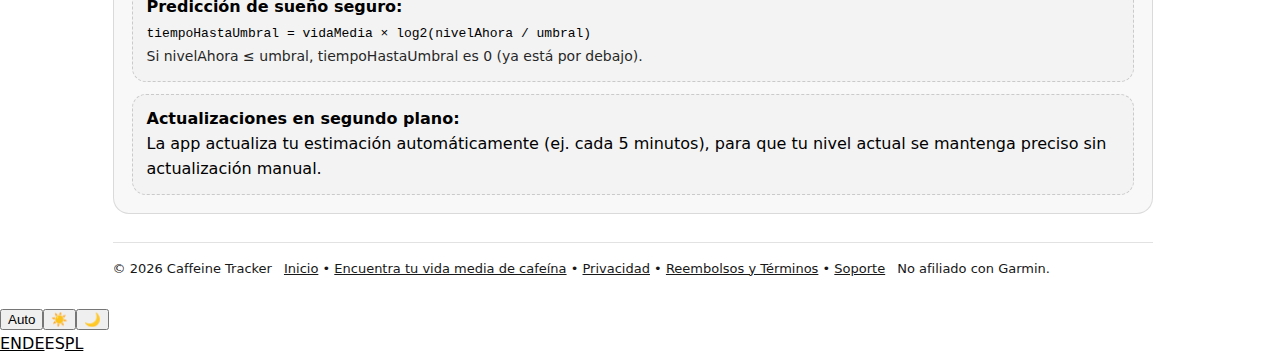
<file: es/how-it-works.html>
<!doctype html>
<html lang="es">
<head>
    <meta charset="utf-8"/>
    <meta name="viewport" content="width=device-width,initial-scale=1"/>
    <meta name="theme-color" content="#53311C">

    <title>Cómo funciona Caffeine Tracker — niveles, umbrales y ajustes</title>
    <meta name="description"
          content="Aprende cómo Caffeine Tracker estima la cafeína (mg/L), qué significan los umbrales y cómo funciona la personalización Premium (bebidas personalizadas + preajustes de vida media)."/>

    <link rel="canonical" href="https://www.caffeinetracker.app/es/how-it-works.html">
    <link rel="alternate" hreflang="en" href="https://www.caffeinetracker.app/how-it-works.html">
    <link rel="alternate" hreflang="de" href="https://www.caffeinetracker.app/de/how-it-works.html">
    <link rel="alternate" hreflang="es" href="https://www.caffeinetracker.app/es/how-it-works.html">
    <link rel="alternate" hreflang="pl" href="https://www.caffeinetracker.app/pl/how-it-works.html">
    <link rel="alternate" hreflang="x-default" href="https://www.caffeinetracker.app/how-it-works.html">

    <!-- Open Graph -->
    <meta property="og:type" content="article">
    <meta property="og:url" content="https://www.caffeinetracker.app/es/how-it-works.html">
    <meta property="og:title" content="Cómo funciona Caffeine Tracker — niveles, umbrales y ajustes">
    <meta property="og:description" content="Aprende cómo Caffeine Tracker estima la cafeína (mg/L), qué significan los umbrales y cómo funciona la personalización Premium.">
    <meta property="og:image" content="https://www.caffeinetracker.app/assets/brown-coffee-cup-icon.png">
    <meta property="og:site_name" content="Caffeine Tracker">
    <meta property="og:locale" content="es_ES">

    <!-- Twitter Card -->
    <meta name="twitter:card" content="summary">
    <meta name="twitter:title" content="Cómo funciona Caffeine Tracker — niveles, umbrales y ajustes">
    <meta name="twitter:description" content="Aprende cómo Caffeine Tracker estima la cafeína (mg/L), qué significan los umbrales y cómo funciona la personalización Premium.">
    <meta name="twitter:image" content="https://www.caffeinetracker.app/assets/brown-coffee-cup-icon.png">

    <link rel="icon" type="image/png" href="../assets/brown-coffee-cup-icon.png">
    <link rel="apple-touch-icon" href="../assets/brown-coffee-cup-icon.png">

    <link rel="stylesheet" href="../assets/site.css">
    <link rel="stylesheet" href="../assets/how-it-works.css">
    <script src="../assets/theme-toggle.js"></script>
    <script src="../assets/lang-switcher.js"></script>
</head>

<body>
<a class="skip-link" href="#main">Saltar al contenido</a>
<div class="wrap">
<main id="main">

    <!-- HEADER -->
    <div class="top">
        <img class="icon" src="../assets/brown-coffee-cup-icon.png" alt="Icono de Caffeine Tracker" width="240" height="242">
        <div>
            <span class="badge">Garmin Connect IQ • Widget</span>
            <h1>Caffeine Tracker</h1>
            <p class="lead">
                Cómo funciona: el widget estima tu nivel actual de cafeína (mg/L), aplica la degradación por vida media
                y predice cuándo caerás por debajo de tu umbral de sueño seguro.
            </p>

            <div class="cta">
                <a class="btn" href="index.html">← Volver al inicio</a>

                <a class="btn" href="halflife-wizard.html">
                    Encuentra tu vida media de cafeína
                </a>

                <a class="btn"
                   href="https://apps.garmin.com/es-ES/apps/b9325e27-582a-4aeb-a3a5-963097915714"
                   target="_blank" rel="noopener">
                    Ver en Garmin Store
                </a>
            </div>

            <div class="muted">
                Nota: el reloj no puede medir la cafeína en sangre. Esta es una estimación basada en un modelo usando lo que
                registras, tu peso corporal y los ajustes de metabolismo.
            </div>
        </div>
    </div>

    <!-- WHAT "mg/L" MEANS -->
    <div class="card" id="units">
        <h2>¿Qué significa "mg/L"?</h2>

        <p>
            <b>mg/L</b> significa <b>miligramos de cafeína por litro</b>.
            La app usa mg/L como una puntuación práctica similar a la concentración:
            es más fácil de interpretar que los mg totales, porque el peso corporal influye en cómo se siente
            la cafeína.
        </p>

        <ul>
            <li>La misma bebida afecta a las personas de forma diferente</li>
            <li>El peso corporal cambia la concentración</li>
            <li>La concentración hace los umbrales más fáciles de entender</li>
        </ul>

        <div class="shotgrid">
            <div>
                <img class="shot" src="../assets/WidgetDetail.png"
                     alt="Widget mostrando nivel actual de cafeína en mg/L"
                     loading="lazy" width="1182" height="1194">
                <div class="caption">El widget muestra tu nivel estimado actual de cafeína en mg/L.</div>
            </div>
            <div>
                <img class="shot" src="../assets/GraphDetail.png"
                     alt="Gráfico mostrando degradación de cafeína y umbrales"
                     loading="lazy" width="1184" height="1172">
                <div class="caption">El gráfico muestra cómo la cafeína se degrada con el tiempo y cuándo caes por debajo de tu umbral de sueño seguro.</div>
            </div>
        </div>

        <div class="callout">
            <b>Importante:</b> Esta es una estimación. Los relojes Garmin no pueden medir la cafeína en sangre.
            El modelo está diseñado para ser práctico y útil, no de grado médico.
        </div>
    </div>

    <!-- THRESHOLDS -->
    <div class="card" id="thresholds">
        <h2>Qué significan los niveles (umbrales)</h2>

        <p>
            Cada persona reacciona de forma diferente, pero estos umbrales funcionan bien como referencias prácticas:
        </p>

        <div class="thresholds">
            <div class="tbox sleep">
                <div class="trow">
                    <div class="tvalue">0,6 mg/L</div>
                    <div class="tbadge green">Sueño</div>
                </div>
                <div class="tname">Objetivo de sueño seguro</div>
                <div class="tdesc">
                    Un nivel práctico de "estar por debajo" antes de dormir. La mayoría puede dormirse
                    sin problemas a este nivel, manteniendo las alteraciones del sueño al mínimo — incluso si
                    eres sensible a la cafeína.
                </div>
            </div>

            <div class="tbox stim">
                <div class="trow">
                    <div class="tvalue">1,0 mg/L</div>
                    <div class="tbadge stm">Stm</div>
                </div>
                <div class="tname">Comienza la estimulación</div>
                <div class="tdesc">
                    Alrededor de este nivel, muchas personas comienzan a sentir estimulación notable, como
                    mayor alerta o menor somnolencia.
                </div>
            </div>

            <div class="tbox high">
                <div class="trow">
                    <div class="tvalue">5,0 mg/L</div>
                    <div class="tbadge high">Alto</div>
                </div>
                <div class="tname">Nivel alto</div>
                <div class="tdesc">
                    Un nivel alto de cafeína donde los efectos secundarios son más probables, incluyendo temblores,
                    nerviosismo o frecuencia cardíaca elevada.
                </div>
            </div>

            <div class="tbox max">
                <div class="trow">
                    <div class="tvalue">10,0 mg/L</div>
                    <div class="tbadge max">Máx</div>
                </div>
                <div class="tname">Nivel muy alto</div>
                <div class="tdesc">
                    Nivel muy alto de cafeína asociado con estimulación fuerte y alto riesgo de
                    efectos adversos para la salud, incluyendo ansiedad, temblor y palpitaciones.
                    La cafeína adicional probablemente empeorará los síntomas.
                </div>
            </div>
        </div>

        <div class="callout">
            <b>Consejo:</b> Si te preocupa mucho el sueño o eres sensible, un objetivo de sueño más bajo (ej. <b>0,6
            mg/L</b>) puede ser útil.
            En <b>Premium</b>, puedes establecer tu propio umbral de cafeína según tu tolerancia.
        </div>
    </div>

    <!-- PREMIUM SLEEP RECOMMENDATIONS & SETTINGS -->
    <div class="card" id="settings">
        <h2>Recomendaciones de sueño y ajustes Premium</h2>

        <p>
            La recomendación de <b>Hora de última bebida</b> está disponible en <b>Premium</b>.
            Te ayuda a decidir cuándo puedes tomar una bebida específica y mantener tu cafeína lo
            suficientemente baja para dormir.
        </p>

        <div class="callout">
            <b>Funciones solo Premium en esta sección:</b><br>
            Hora de última bebida • Umbral de cafeína • Buffer de hora de dormir • Preajustes de vida media •
            Bebidas personalizadas
        </div>

        <h3>Hora de dormir</h3>
        <p>
            Tu hora habitual de dormir. Por defecto, se toma de tus ajustes de Garmin.
            Premium usa <b>Hora de dormir</b> como punto de referencia para las recomendaciones de sueño.
        </p>

        <h3>Buffer de hora de dormir <span class="muted">(Premium)</span></h3>
        <p>
            Una ventana de seguridad simple antes de tu hora de dormir. Existe por una razón:
            para evitar que la app recomiende una pequeña bebida con cafeína demasiado cerca de dormir.
        </p>
        <p>
            Incluso si una bebida pequeña <i>técnicamente</i> te mantendría bajo tu umbral de cafeína a la hora de dormir,
            tomar cafeína justo antes de dormir puede empeorar la calidad del sueño o dificultar conciliar el sueño.
        </p>

        <div class="callout">
            <b>En resumen:</b><br>
            El buffer de hora de dormir añade una protección de "no cafeína demasiado cerca de dormir".
            No afecta nada más en el modelo.
        </div>

        <h3>Umbral de cafeína <span class="muted">(Premium, por defecto: 0,6 mg/L)</span></h3>
        <p>
            El límite de sueño seguro que Premium usa para las recomendaciones.
            La app intenta asegurar que tu nivel predicho de cafeína a la <b>Hora de dormir</b> se mantenga
            <b>en o por debajo</b> de este umbral.
        </p>

        <ul>
            <li>Si eres sensible o el sueño empeora → considera <b>bajar</b> el umbral</li>
            <li>Si toleras bien la cafeína y el sueño no se ve afectado → puedes <b>subirlo ligeramente</b></li>
        </ul>

        <h3>Vida media de cafeína <span class="muted">(Premium preajustes, por defecto: 5,5 horas)</span></h3>
        <p>
            La vida media controla qué tan rápido se degrada la cafeína (degradación exponencial). Una vida media <b>más corta</b>
            elimina más rápido; una vida media <b>más larga</b> permanece más tiempo y adelanta la hora de última bebida.
        </p>

        <div class="callout">
            <b>Preajustes de vida media Premium:</b><br>
            4 horas • 5,5 horas • 7,5 horas • 10 horas
        </div>

        <h3>Hora de última bebida <span class="muted">(Premium)</span></h3>
        <p>
            Para cada bebida, Premium calcula la hora más tardía a la que puedes tomarla para que tu nivel predicho
            de cafeína a la <b>Hora de dormir</b> se mantenga <b>≤ Umbral de cafeína</b>.
            Luego aplica el buffer de hora de dormir como protección final, para que la recomendación nunca sea
            "demasiado cerca" de dormir.
        </p>

        <ul>
            <li>Depende de tu <b>nivel actual</b>, <b>vida media</b>, <b>umbral</b> y <b>hora de dormir</b></li>
            <li>También depende de la cantidad de cafeína de la bebida (especialmente para <b>bebidas personalizadas</b>)</li>
        </ul>

        <div class="callout">
            <b>Recordatorio:</b> Esta es una estimación basada en un modelo — no una medición médica.
        </div>
    </div>

    <!-- PREMIUM PERSONALIZATION -->
    <div class="card" id="premium">
        <h2>Personalización Premium</h2>

        <p>
            Premium desbloquea personalización avanzada para que el modelo se ajuste mejor a <b>tus</b> hábitos y
            metabolismo:
        </p>

        <ul>
            <li><b>Recomendación de hora de última bebida</b> (Premium) — ve la hora más tardía para una bebida y
                mantente bajo tu umbral de sueño seguro a la hora de dormir.
            </li>
            <li><b>Bebidas y cantidades de cafeína personalizadas</b> (Premium) — añade tus propias bebidas con mg exactos
                (ej. Bebida energética 500 ml — 160 mg).
            </li>
            <li><b>Umbral de cafeína ajustable</b> (Premium) — elige tu límite de sueño seguro (por defecto 0,6 mg/L).
            </li>
            <li><b>Buffer de hora de dormir</b> (Premium) — evita cafeína demasiado cerca de dormir (incluso si una dosis
                pequeña aún estaría bajo el umbral).
            </li>
            <li><b>Vida media de cafeína ajustable</b> (Premium) — elige uno de los preajustes soportados.
            </li>
        </ul>

        <div class="callout">
            <b>Ajustes de vida media soportados (Premium):</b><br>
            4 horas • 5,5 horas • 7,5 horas • 10 horas
        </div>

        <div class="shotgrid">
            <div>
                <img class="shot" src="../assets/AddDrink.png" alt="Pantalla de añadir bebida"
                     loading="lazy" width="1190" height="1182">
                <div class="caption">Premium: añade bebidas personalizadas para que tu cafeína registrada coincida con lo que realmente bebes.</div>
            </div>
            <div>
                <img class="shot" src="../assets/Settings.png" alt="Pantalla de ajustes"
                     loading="lazy" width="1176" height="1166">
                <div class="caption">Premium: elige un preajuste de vida media que se adapte mejor a cómo metabolizas la cafeína.</div>
            </div>
        </div>
    </div>

    <!-- ALGORITHM -->
    <div class="card" id="algorithm">
        <h2>Algoritmo de cálculo (simplificado)</h2>

        <p>
            Internamente, la app mantiene una estimación continua de tu nivel actual de cafeína y la actualiza
            cuando pasa el tiempo o registras una bebida.
            El modelo se basa en la degradación exponencial (vida media).
        </p>

        <h3>Paso 1: Empezar con el último nivel conocido</h3>
        <p class="muted">
            La app almacena tu último nivel de cafeína calculado y su marca de tiempo.
        </p>

        <h3>Paso 2: Dejar que se degrade con el tiempo (vida media)</h3>
        <p>
            Cuando el widget se actualiza, el nivel se reduce según cuánto tiempo ha pasado desde la
            última actualización:
        </p>

        <div class="callout">
            <b>Fórmula de degradación:</b><br>
            <code>nivelAhora = nivelAnterior × 0,5^(Δt / vidaMedia)</code><br>
            <span class="muted">Donde Δt es el tiempo transcurrido (en las mismas unidades que vidaMedia).</span>
        </div>

        <h3>Paso 3: Añadir bebidas recién registradas</h3>
        <p>
            Cuando registras una bebida, su cantidad de cafeína (mg) se convierte en un aumento de nivel usando tu
            peso corporal, y se suma al nivel actual degradado:
        </p>

        <div class="callout">
            <b>Regla de actualización:</b><br>
            <code>nivelAhora = nivelAhora + deltaBebida</code><br>
            <span class="muted">
                deltaBebida se deriva de la cafeína de la bebida (mg) y tu normalización basada en peso configurada.
            </span>
        </div>

        <h3>Paso 4: Predecir "hora segura para dormir"</h3>
        <p>
            Para estimar cuándo caerás por debajo de un umbral elegido, la app resuelve la ecuación de degradación para el tiempo:
        </p>

        <div class="callout">
            <b>Predicción de sueño seguro:</b><br>
            <code>tiempoHastaUmbral = vidaMedia × log2(nivelAhora / umbral)</code><br>
            <span class="muted">Si nivelAhora ≤ umbral, tiempoHastaUmbral es 0 (ya está por debajo).</span>
        </div>

        <div class="callout">
            <b>Actualizaciones en segundo plano:</b><br>
            La app actualiza tu estimación automáticamente (ej. cada 5 minutos), para que tu nivel actual
            se mantenga preciso sin actualización manual.
        </div>
    </div>

</main>

    <!-- FOOTER -->
    <footer>
        <div>© <span id="y"></span> Caffeine Tracker</div>
        <nav aria-label="Navegación del pie de página">
            <a href="index.html">Inicio</a> •
            <a href="halflife-wizard.html">Encuentra tu vida media de cafeína</a> •
            <a href="../privacy.html">Privacidad</a> •
            <a href="../refund.html">Reembolsos y Términos</a> •
            <a href="mailto:support@caffeinetracker.app">Soporte</a>
        </nav>
        <div>No afiliado con Garmin.</div>
    </footer>

</div>

<script>
    document.getElementById('y').textContent = new Date().getFullYear();
</script>
</body>
</html>
</file>
<file: assets/site.css>
:root { color-scheme: light dark; --max: 1040px; }
html { scrollbar-gutter: stable; }
body {
    margin: 0;
    overflow-y: scroll;
    font-family: system-ui, -apple-system, Segoe UI, Roboto, Arial, sans-serif;
    line-height: 1.55;
}
a { color: inherit; }

.wrap { max-width: var(--max); margin: 0 auto; padding: 28px 18px; }

/* Header */
.top { display:flex; gap:16px; align-items:center; }
.icon {
    width: 64px; height: 64px; border-radius: 14px;
    border: 1px solid rgba(127,127,127,.25);
    background: rgba(127,127,127,.08);
}
.badge {
    display:inline-block; padding:6px 10px;
    border:1px solid rgba(127,127,127,.35);
    border-radius: 999px; font-size: 13px; opacity:.9;
}
h1 { margin: 8px 0 6px; font-size: 40px; letter-spacing:-0.02em; }
.lead { font-size: 18px; opacity:.9; max-width: 75ch; }

.cta { display:flex; gap:10px; flex-wrap: wrap; margin-top: 14px; }
.btn {
    display:inline-flex; align-items:center; justify-content:center;
    padding: 12px 16px; border-radius: 12px;
    border: 1px solid rgba(127,127,127,.35);
    text-decoration:none; font-weight: 650;
}
.btn.primary { background:#635bff; color:white; border-color:transparent; }

.muted { opacity:.85; font-size: 14px; margin-top: 10px; }

/* Cards */
.card {
    border:1px solid rgba(127,127,127,.25);
    border-radius: 16px;
    padding: 18px;
    background: rgba(127,127,127,.05);
    margin-top: 18px;
}
h2 { margin: 0 0 10px; font-size: 18px; }

ul { margin: 0; padding-left: 18px; }
li { margin: 6px 0; }

/* Layout */
.grid {
    display:grid;
    grid-template-columns: 1.1fr .9fr;
    gap: 16px;
}
@media (max-width: 900px){
    .grid { grid-template-columns: 1fr; }
}

/* Device code */
.codegrid {
    display:grid;
    grid-template-columns: .95fr 1.05fr;
    gap: 14px;
    align-items:start;
}
@media (max-width: 900px){
    .codegrid { grid-template-columns: 1fr; }
}
.steps { padding-left: 18px; }
.callout {
    border:1px dashed rgba(127,127,127,.35);
    border-radius:14px;
    padding:12px 14px;
    background: rgba(127,127,127,.04);
    margin-top:12px;
}

/* Screenshots */
.shots {
    display:grid;
    grid-template-columns: repeat(3, 1fr);
    gap: 10px;
}
@media (max-width: 900px){
    .shots { grid-template-columns: repeat(2, 1fr); }
}
.shot {
    width:100%;
    border-radius:14px;
    border:1px solid rgba(127,127,127,.25);
    background: rgba(127,127,127,.06);
}

/* Daily stats */
.daygrid {
    display:grid;
    grid-template-columns: 1fr 1fr;
    gap: 14px;
    margin-top: 12px;
}
@media (max-width: 900px){
    .daygrid { grid-template-columns: 1fr; }
}
.daylabel {
    font-weight: 650;
    margin-bottom: 6px;
    font-size: 14px;
    opacity: .9;
}

footer {
    margin-top: 28px;
    padding-top: 16px;
    border-top:1px solid rgba(127,127,127,.25);
    font-size: 13px;
    opacity:.9;
    display:flex;
    gap:12px;
    flex-wrap:wrap;
}

/* Hero screens (used on index only, harmless elsewhere) */
.heroscreens {
    display: grid;
    grid-template-columns: 1fr 1fr;
    gap: 20px;
    margin-top: 22px;
}
@media (max-width: 900px) {
    .heroscreens { grid-template-columns: 1fr; }
}
.herocard {
    border: 1px solid rgba(127,127,127,.25);
    border-radius: 18px;
    padding: 14px;
    background: rgba(127,127,127,.05);
}
.herolabel {
    font-weight: 700;
    margin-bottom: 8px;
    font-size: 14px;
    opacity: .9;
}
.heroscreen {
    width: 100%;
    border-radius: 16px;
    border: 1px solid rgba(127,127,127,.25);
}
.herodesc {
    font-size: 14px;
    opacity: .85;
    margin-top: 8px;
}
</file>
<file: assets/halflife-wizard.css>
/* halflife-wizard.css
   Page-specific styles for the half-life wizard.
   Shared styles (layout, hero, cards, buttons, footer, etc.) belong in site.css.
*/

/* ── Wizard step container ───────────────────────────────────── */

.wizard-step {
    display: none;
}
.wizard-step.active {
    display: block;
}

/* ── Progress bar ────────────────────────────────────────────── */

.wizard-progress {
    display: flex;
    gap: 6px;
    margin-bottom: 18px;
}
.wizard-progress .pip {
    flex: 1;
    height: 6px;
    border-radius: 999px;
    background: rgba(127,127,127,.18);
    transition: background .2s;
}
.wizard-progress .pip.done {
    background: #635bff;
}
.wizard-progress .pip.current {
    background: #635bff;
    opacity: .55;
}

/* ── Question title ──────────────────────────────────────────── */

.wizard-title {
    font-size: 20px;
    font-weight: 750;
    margin: 0 0 4px;
}
.wizard-subtitle {
    font-size: 14px;
    opacity: .8;
    margin: 0 0 16px;
}

/* ── Option buttons (radio-style cards) ──────────────────────── */

.wizard-options {
    display: flex;
    flex-direction: column;
    gap: 10px;
}

.wizard-option {
    display: block;
    width: 100%;
    padding: 14px 16px;
    border: 1px solid rgba(127,127,127,.30);
    border-radius: 12px;
    background: rgba(127,127,127,.04);
    font: inherit;
    font-size: 15px;
    font-weight: 600;
    text-align: left;
    cursor: pointer;
    transition: border-color .15s, background .15s;
}
.wizard-option:hover {
    border-color: rgba(99,91,255,.5);
    background: rgba(99,91,255,.06);
}
.wizard-option.selected {
    border-color: #635bff;
    background: rgba(99,91,255,.10);
}

/* ── Navigation buttons ──────────────────────────────────────── */

.wizard-nav {
    display: flex;
    gap: 10px;
    margin-top: 20px;
}
.wizard-nav .btn {
    min-width: 100px;
}
.wizard-nav .btn:disabled {
    opacity: .4;
    pointer-events: none;
}

/* ── Result card ─────────────────────────────────────────────── */

.result-value {
    font-size: 48px;
    font-weight: 800;
    letter-spacing: -0.02em;
    margin: 8px 0;
}
.result-unit {
    font-size: 20px;
    font-weight: 600;
    opacity: .7;
}
/* ── Research sources (collapsible) ───────────────────────────── */

.wizard-sources {
    margin-top: 14px;
    font-size: 13px;
    opacity: .85;
}
.wizard-sources summary {
    cursor: pointer;
    font-weight: 600;
    font-size: 13px;
}
.wizard-sources ul {
    margin: 6px 0 0;
    padding-left: 18px;
}
.wizard-sources li {
    margin: 4px 0;
    line-height: 1.45;
}
.wizard-sources a {
    text-decoration: underline;
    text-underline-offset: 2px;
}

.result-detail {
    font-size: 14px;
    opacity: .85;
    margin-top: 6px;
}
</file>
<file: assets/how-it-works.css>
/* how-it-works.css
   Only page-specific styles for how-it-works.html.
   Shared styles (layout, hero, cards, buttons, footer, etc.) belong in site.css.
*/

/* Two-column content blocks used in how-it-works */
.hw-grid {
    display: grid;
    grid-template-columns: 1fr 1fr;
    gap: 16px;
    align-items: start;
}
@media (max-width: 900px) {
    .hw-grid { grid-template-columns: 1fr; }
}

/* Threshold blocks (0.3 / 1.0 / 5.0 / 10.0) */
.thresholds {
    display: grid;
    grid-template-columns: 1fr 1fr;
    gap: 12px;
    margin-top: 12px;
}
@media (max-width: 900px) {
    .thresholds { grid-template-columns: 1fr; }
}
.tbox {
    border: 1px solid rgba(127,127,127,.25);
    border-radius: 14px;
    padding: 12px 14px;
    background: rgba(127,127,127,.04);
}
.tvalue { font-weight: 800; font-size: 16px; }
.tname { font-weight: 700; margin-top: 2px; }
.tdesc { opacity: .9; font-size: 14px; margin-top: 6px; }

/* Screenshot pair grid used in "mg/L" and Premium sections */
.shotgrid {
    display: grid;
    grid-template-columns: 1fr 1fr;
    gap: 12px;
    margin-top: 12px;
}
@media (max-width: 900px) {
    .shotgrid { grid-template-columns: 1fr; }
}

/* Captions under screenshots on how-it-works */
.caption {
    font-size: 13px;
    opacity: .85;
    margin-top: 6px;
}

/* Optional: smaller max width for "explain" shots
   (use class="shot explain" if you want this behavior)
*/
.shot.explain {
    max-width: 520px;
}

/* Optional: slightly more spacing for long-form text sections */
.hw-section p {
    margin: 10px 0;
}
</file>
